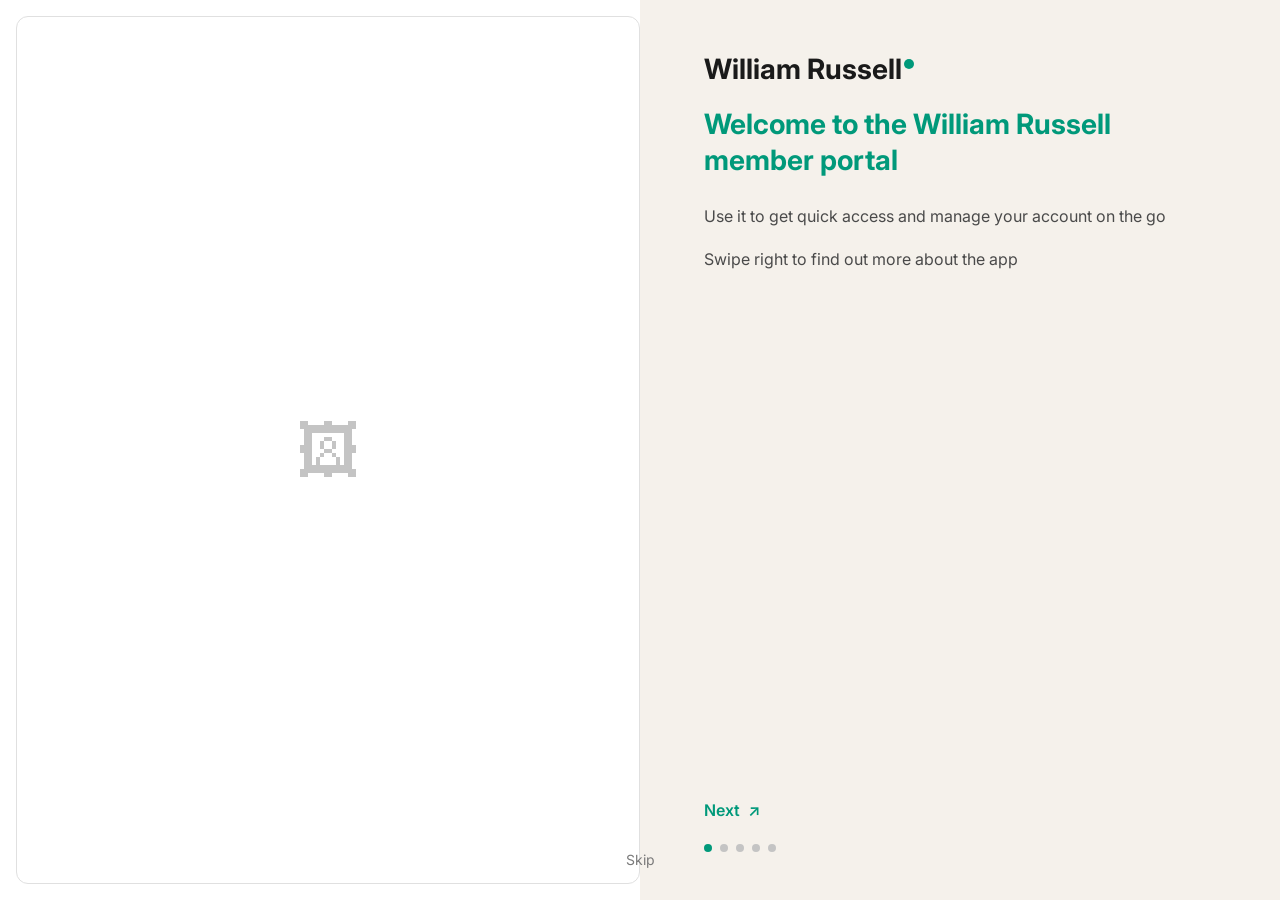
<file: index.html>
<!DOCTYPE html>
<html lang="en">
<head>
  <meta charset="UTF-8">
  <meta name="viewport" content="width=device-width, initial-scale=1.0">
  <title>Welcome - William Russell Member Portal</title>
  <link rel="preconnect" href="https://fonts.googleapis.com">
  <link href="https://fonts.googleapis.com/css2?family=Inter:wght@400;500;600;700&display=swap" rel="stylesheet">
  <link rel="stylesheet" href="css/styles.css">
    <link rel="manifest" href="./manifest.json">
    <link rel="shortcut icon" href="data:image/x-icon;," type="image/x-icon">
    <script>
   if ('serviceWorker' in navigator) {
  navigator.serviceWorker.register('/service-worker.js', {
    scope: '/PWA/'
  });
  }
    </script>
    <meta name="apple-mobile-web-app-capable" content="yes">
    <meta name="apple-mobile-web-app-status-bar-style" content="black">
    <meta name="apple-mobile-web-app-title" content="PWA Example">
    <link rel="apple-touch-icon" href="icon-152x152.png">
    <meta name="msapplication-TileImage" content="icon-144x144.png">
    <meta name="msapplication-TileColor" content="#ffffff">

  <style>
    .onboarding {
      display: flex;
      min-height: 100vh;
      background: var(--wr-white);
    }
    .onboarding__image {
      flex: 1;
      background: var(--wr-white);
      display: flex;
      align-items: center;
      justify-content: center;
      border: 1px solid var(--wr-grey-border);
      border-radius: var(--radius-lg);
      margin: var(--space-md);
      margin-right: 0;
    }
    .onboarding__image-placeholder {
      width: 120px;
      height: 120px;
      color: var(--wr-grey-light);
      display: flex;
      align-items: center;
      justify-content: center;
      font-size: 4rem;
    }
    .onboarding__content {
      flex: 1;
      background: var(--wr-cream);
      display: flex;
      flex-direction: column;
      justify-content: center;
      padding: var(--space-2xl) 4rem;
      max-width: 50%;
    }
    .onboarding__logo {
      font-size: 1.75rem;
      font-weight: 700;
      margin-bottom: var(--space-md);
    }
    .onboarding__logo .dot {
      display: inline-block;
      width: 10px;
      height: 10px;
      background: var(--wr-green);
      border-radius: 50%;
      vertical-align: super;
      margin-left: 2px;
    }
    .onboarding__heading {
      font-size: 1.75rem;
      font-weight: 700;
      color: var(--wr-green);
      margin-bottom: var(--space-lg);
      line-height: 1.3;
    }
    .onboarding__text {
      font-size: var(--font-size-base);
      color: var(--wr-grey-dark);
      line-height: 1.7;
      margin-bottom: 0;
    }
    .onboarding__text + .onboarding__text {
      margin-top: var(--space-md);
    }
    .carousel__slide { display: none; }
    .carousel__slide--active { display: block; margin-bottom: var(--space-2xl); }
    .carousel__controls { margin-top: auto; }
    .carousel__next {
      display: inline-flex;
      align-items: center;
      gap: var(--space-sm);
      background: none;
      border: none;
      color: var(--wr-green);
      font-size: var(--font-size-base);
      font-weight: 600;
      cursor: pointer;
      margin-bottom: var(--space-lg);
      padding: 0;
    }
    .carousel__next .arrow { font-size: 1rem; }
    .carousel__dots {
      display: flex;
      gap: var(--space-sm);
    }
    .carousel__dot {
      width: 8px;
      height: 8px;
      border-radius: 50%;
      background: var(--wr-grey-light);
      border: none;
      cursor: pointer;
      padding: 0;
    }
    .carousel__dot--active {
      background: var(--wr-green);
    }
    .carousel__skip {
      position: fixed;
      bottom: var(--space-xl);
      left: 50%;
      transform: translateX(-50%);
      background: none;
      border: none;
      color: var(--wr-grey);
      font-size: var(--font-size-sm);
      cursor: pointer;
    }
    .carousel__skip:hover { color: var(--wr-grey-dark); }

    @media (max-width: 768px) {
      .onboarding { flex-direction: column; }
      .onboarding__image { min-height: 200px; margin: var(--space-md); margin-bottom: 0; }
      .onboarding__content { padding: var(--space-xl); max-width: 100%; }
    }
  </style>
</head>
<body>
  <div class="onboarding onboarding-carousel">
    <div class="onboarding__image">
      <div class="onboarding__image-placeholder">&#x1F5BC;</div>
    </div>
    <div class="onboarding__content">
      <!-- Slide 1 -->
      <div class="carousel__slide carousel__slide--active">
        <div class="onboarding__logo">William Russell<span class="dot"></span></div>
        <h1 class="onboarding__heading">Welcome to the William Russell member portal</h1>
        <p class="onboarding__text">Use it to get quick access and manage your account on the go</p>
        <p class="onboarding__text">Swipe right to find out more about the app</p>
      </div>
      <!-- Slide 2 -->
      <div class="carousel__slide">
        <div class="onboarding__logo">William Russell<span class="dot"></span></div>
        <h1 class="onboarding__heading">Manage your plan</h1>
        <p class="onboarding__text">
          Manage your plan, check your benefit information and view your documents
        </p>
      </div>
      <!-- Slide 3 -->
      <div class="carousel__slide">
        <div class="onboarding__logo">William Russell<span class="dot"></span></div>
        <h1 class="onboarding__heading">Manage your claims</h1>
        <p class="onboarding__text">
          Submit, track and view your claims
        </p>
      </div>
      <!-- Slide 4 -->
      <div class="carousel__slide">
        <div class="onboarding__logo">William Russell<span class="dot"></span></div>
        <h1 class="onboarding__heading">Pre-authorisation</h1>
        <p class="onboarding__text">
          Request and view your pre-authorisation
        </p>
      </div>
      <!-- Slide 5 -->
      <div class="carousel__slide">
        <div class="onboarding__logo">William Russell<span class="dot"></span></div>
        <h1 class="onboarding__heading">Access our complimentary Elevate services</h1>
        <p class="onboarding__text">
          Elevate is our way of giving you more than insurance. It's a collection of complimentary
          services &mdash; from telemedicine and counselling, to travel assistance and wellbeing support.
        </p>
      </div>

      <div class="carousel__controls">
        <button class="carousel__next">Next <span class="arrow">&#x2197;</span></button>
        <div class="carousel__dots">
          <button class="carousel__dot carousel__dot--active" aria-label="Slide 1"></button>
          <button class="carousel__dot" aria-label="Slide 2"></button>
          <button class="carousel__dot" aria-label="Slide 3"></button>
          <button class="carousel__dot" aria-label="Slide 4"></button>
          <button class="carousel__dot" aria-label="Slide 5"></button>
        </div>
      </div>
    </div>
    <button class="carousel__skip">Skip</button>
  </div>
  <script src="js/app.js"></script>
</body>
</html>
</file>
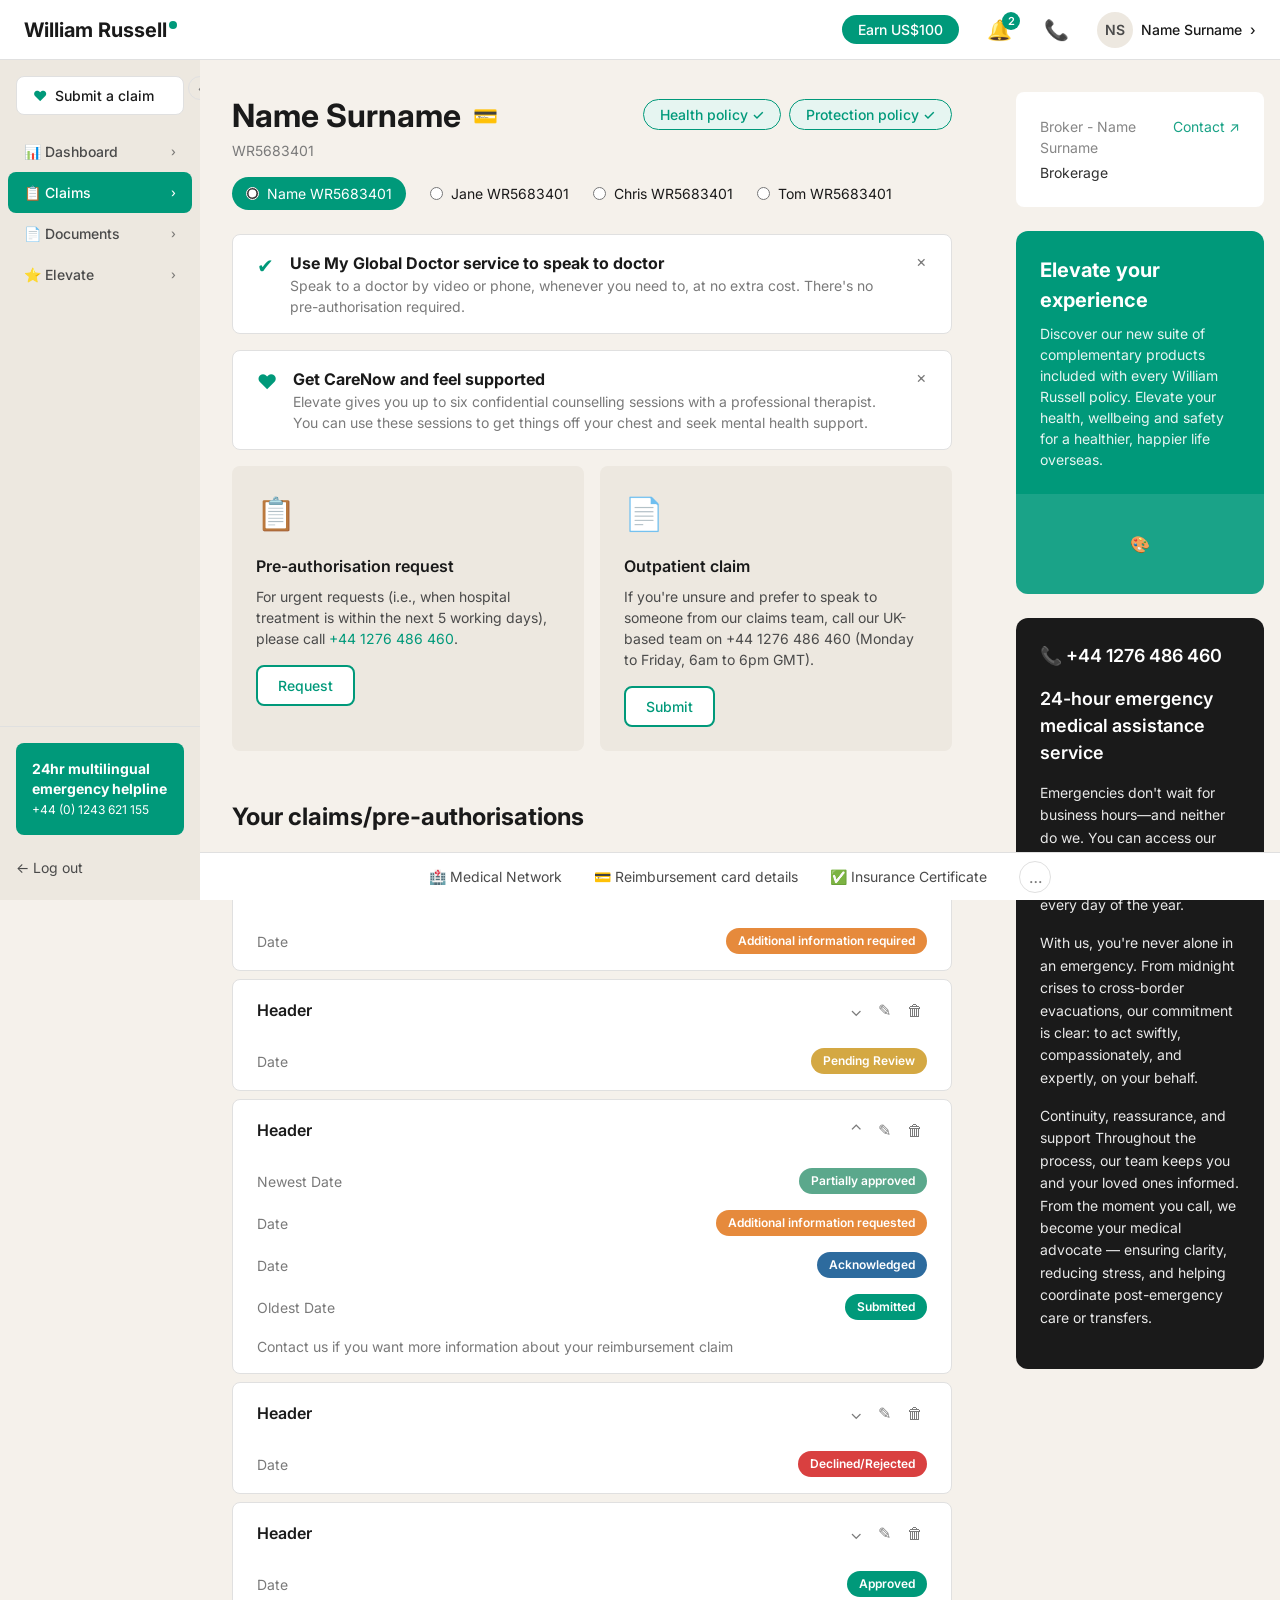
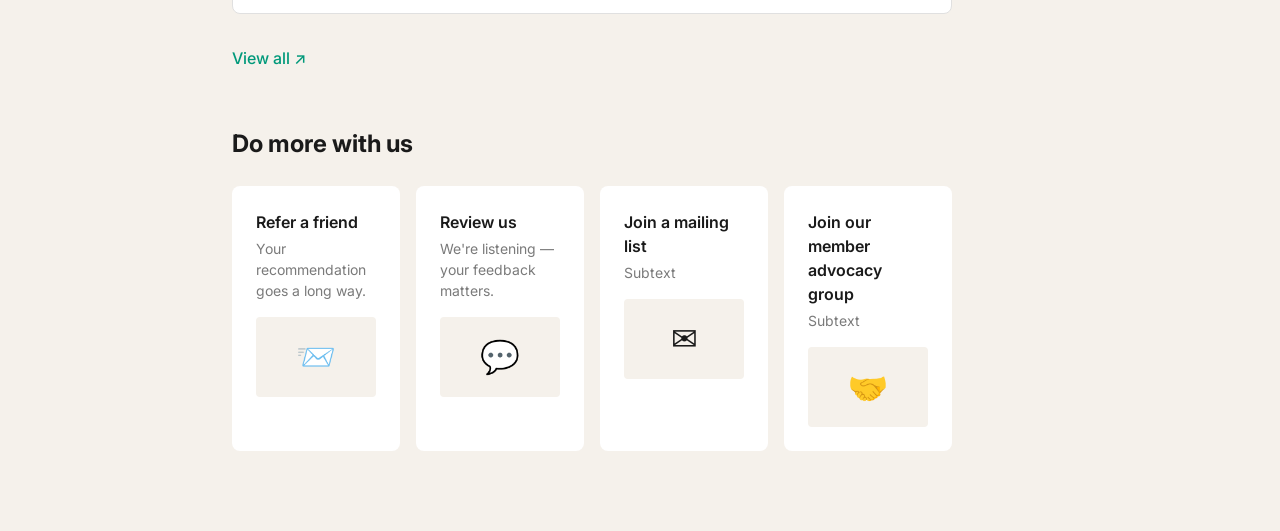
<file: claims.html>
<!DOCTYPE html>
<html lang="en">
<head>
  <meta charset="UTF-8">
  <meta name="viewport" content="width=device-width, initial-scale=1.0">
  <title>Claims - William Russell Member Portal</title>
  <link rel="preconnect" href="https://fonts.googleapis.com">
  <link href="https://fonts.googleapis.com/css2?family=Inter:wght@400;500;600;700&display=swap" rel="stylesheet">
  <link rel="stylesheet" href="css/styles.css">
</head>
<body>
  <header class="topbar">
    <button class="topbar__mobile-menu" aria-label="Menu">&#x2630;</button>
    <a href="dashboard.html" class="topbar__logo">William Russell<span class="dot"></span></a>
    <div class="topbar__actions">
      <button class="topbar__referral">Earn US$100</button>
      <button class="topbar__icon-btn" aria-label="Notifications">&#x1F514;<span class="badge">2</span></button>
      <button class="topbar__icon-btn" aria-label="Call us">&#x1F4DE;</button>
      <button class="topbar__user"><span class="topbar__avatar">NS</span><span>Name Surname</span><span>&#x203A;</span></button>
    </div>
  </header>

  <div class="app-layout">
    <nav class="sidebar" aria-label="Main navigation">
      <button class="sidebar__collapse" aria-label="Collapse sidebar">&#x2039;</button>
      <button class="sidebar__submit-claim">Submit a claim</button>
      <div class="sidebar__nav">
        <a href="dashboard.html" class="sidebar__nav-item"><span>&#x1F4CA; Dashboard</span><span class="sidebar__nav-arrow">&#x203A;</span></a>
        <a href="claims.html" class="sidebar__nav-item sidebar__nav-item--active"><span>&#x1F4CB; Claims</span><span class="sidebar__nav-arrow">&#x203A;</span></a>
        <a href="#" class="sidebar__nav-item"><span>&#x1F4C4; Documents</span><span class="sidebar__nav-arrow">&#x203A;</span></a>
        <a href="#" class="sidebar__nav-item"><span>&#x2B50; Elevate</span><span class="sidebar__nav-arrow">&#x203A;</span></a>
      </div>
      <div class="sidebar__footer">
        <div class="sidebar__emergency"><strong>24hr multilingual emergency helpline</strong>+44 (0) 1243 621 155</div>
        <button class="sidebar__logout">&#x2190; Log out</button>
      </div>
    </nav>

    <main class="main-content">
      <div class="main-content__inner">
        <!-- User and policy info -->
        <div style="display: flex; align-items: center; justify-content: space-between; margin-bottom: var(--space-md); flex-wrap: wrap; gap: var(--space-md);">
          <div>
            <h1 style="display: flex; align-items: center; gap: var(--space-sm);">
              Name Surname
              <button class="topbar__icon-btn" aria-label="Membership card" style="font-size: 1.25rem;">&#x1F4B3;</button>
            </h1>
            <p class="text-sm text-grey">WR5683401</p>
          </div>
          <div class="policy-filters">
            <button class="policy-filter policy-filter--health">Health policy &#x2713;</button>
            <button class="policy-filter policy-filter--protection">Protection policy &#x2713;</button>
          </div>
        </div>

        <!-- Member Selector -->
        <div class="member-selector">
          <label class="member-radio member-radio--active">
            <input type="radio" name="member" value="name" checked> Name WR5683401
          </label>
          <label class="member-radio">
            <input type="radio" name="member" value="jane"> Jane WR5683401
          </label>
          <label class="member-radio">
            <input type="radio" name="member" value="chris"> Chris WR5683401
          </label>
          <label class="member-radio">
            <input type="radio" name="member" value="tom"> Tom WR5683401
          </label>
        </div>

        <!-- Info Banners -->
        <div class="info-banner">
          <span style="color: var(--wr-green); font-size: 1.25rem;">&#x2714;</span>
          <div>
            <strong>Use My Global Doctor service to speak to doctor</strong>
            <p class="text-sm text-grey">Speak to a doctor by video or phone, whenever you need to, at no extra cost. There's no pre-authorisation required.</p>
          </div>
          <button class="info-banner__close" aria-label="Dismiss">&times;</button>
        </div>

        <div class="info-banner">
          <span style="color: var(--wr-green); font-size: 1.25rem;">&#x2665;</span>
          <div>
            <strong>Get CareNow and feel supported</strong>
            <p class="text-sm text-grey">Elevate gives you up to six confidential counselling sessions with a professional therapist. You can use these sessions to get things off your chest and seek mental health support.</p>
          </div>
          <button class="info-banner__close" aria-label="Dismiss">&times;</button>
        </div>

        <!-- Claim Action Cards -->
        <div class="claim-actions">
          <div class="claim-action-card">
            <div class="claim-action-card__icon">&#x1F4CB;</div>
            <h3>Pre-authorisation request</h3>
            <p>For urgent requests (i.e., when hospital treatment is within the next 5 working days), please call <a href="tel:+441276486460">+44 1276 486 460</a>.</p>
            <button class="btn btn--outline">Request</button>
          </div>
          <div class="claim-action-card">
            <div class="claim-action-card__icon">&#x1F4C4;</div>
            <h3>Outpatient claim</h3>
            <p>If you're unsure and prefer to speak to someone from our claims team, call our UK-based team on +44 1276 486 460 (Monday to Friday, 6am to 6pm GMT).</p>
            <button class="btn btn--outline">Submit</button>
          </div>
        </div>

        <!-- Claims List -->
        <h2 style="font-size: var(--font-size-2xl); font-weight: 700; margin-bottom: var(--space-lg);">Your claims/pre-authorisations</h2>

        <!-- Claim 1 -->
        <div class="claim-item">
          <div class="claim-item__header">
            <span class="claim-item__title">Header</span>
            <div class="claim-item__actions">
              <button class="claim-item__action-btn" aria-label="Expand">&#x2304;</button>
              <button class="claim-item__action-btn" aria-label="Edit">&#x270E;</button>
              <button class="claim-item__action-btn" aria-label="Delete">&#x1F5D1;</button>
            </div>
          </div>
          <div class="claim-item__row">
            <span class="text-grey">Date</span>
            <span class="status-badge status-badge--additional">Additional information required</span>
          </div>
        </div>

        <!-- Claim 2 -->
        <div class="claim-item">
          <div class="claim-item__header">
            <span class="claim-item__title">Header</span>
            <div class="claim-item__actions">
              <button class="claim-item__action-btn" aria-label="Expand">&#x2304;</button>
              <button class="claim-item__action-btn" aria-label="Edit">&#x270E;</button>
              <button class="claim-item__action-btn" aria-label="Delete">&#x1F5D1;</button>
            </div>
          </div>
          <div class="claim-item__row">
            <span class="text-grey">Date</span>
            <span class="status-badge status-badge--pending">Pending Review</span>
          </div>
        </div>

        <!-- Claim 3 - Expanded -->
        <div class="claim-item">
          <div class="claim-item__header">
            <span class="claim-item__title">Header</span>
            <div class="claim-item__actions">
              <button class="claim-item__action-btn" aria-label="Collapse">&#x2303;</button>
              <button class="claim-item__action-btn" aria-label="Edit">&#x270E;</button>
              <button class="claim-item__action-btn" aria-label="Delete">&#x1F5D1;</button>
            </div>
          </div>
          <div class="claim-item__row">
            <span class="text-grey">Newest Date</span>
            <span class="status-badge status-badge--partial">Partially approved</span>
          </div>
          <div class="claim-item__row">
            <span class="text-grey">Date</span>
            <span class="status-badge status-badge--additional">Additional information requested</span>
          </div>
          <div class="claim-item__row">
            <span class="text-grey">Date</span>
            <span class="status-badge status-badge--acknowledged">Acknowledged</span>
          </div>
          <div class="claim-item__row">
            <span class="text-grey">Oldest Date</span>
            <span class="status-badge status-badge--submitted">Submitted</span>
          </div>
          <div style="padding: var(--space-sm) var(--space-lg) var(--space-md); font-size: var(--font-size-sm); color: var(--wr-grey);">
            Contact us if you want more information about your reimbursement claim
          </div>
        </div>

        <!-- Claim 4 -->
        <div class="claim-item">
          <div class="claim-item__header">
            <span class="claim-item__title">Header</span>
            <div class="claim-item__actions">
              <button class="claim-item__action-btn" aria-label="Expand">&#x2304;</button>
              <button class="claim-item__action-btn" aria-label="Edit">&#x270E;</button>
              <button class="claim-item__action-btn" aria-label="Delete">&#x1F5D1;</button>
            </div>
          </div>
          <div class="claim-item__row">
            <span class="text-grey">Date</span>
            <span class="status-badge status-badge--declined">Declined/Rejected</span>
          </div>
        </div>

        <!-- Claim 5 -->
        <div class="claim-item">
          <div class="claim-item__header">
            <span class="claim-item__title">Header</span>
            <div class="claim-item__actions">
              <button class="claim-item__action-btn" aria-label="Expand">&#x2304;</button>
              <button class="claim-item__action-btn" aria-label="Edit">&#x270E;</button>
              <button class="claim-item__action-btn" aria-label="Delete">&#x1F5D1;</button>
            </div>
          </div>
          <div class="claim-item__row">
            <span class="text-grey">Date</span>
            <span class="status-badge status-badge--approved">Approved</span>
          </div>
        </div>

        <a href="#" class="btn btn--ghost" style="margin-top: var(--space-md);">View all &#x2197;</a>

        <!-- Do More With Us -->
        <div class="do-more">
          <h2 class="section-heading">Do more with us</h2>
          <div class="do-more__grid">
            <div class="do-more__card">
              <h4>Refer a friend</h4>
              <p>Your recommendation goes a long way.</p>
              <div class="do-more__card-illustration">&#x1F4E8;</div>
            </div>
            <div class="do-more__card">
              <h4>Review us</h4>
              <p>We're listening &mdash; your feedback matters.</p>
              <div class="do-more__card-illustration">&#x1F4AC;</div>
            </div>
            <div class="do-more__card">
              <h4>Join a mailing list</h4>
              <p>Subtext</p>
              <div class="do-more__card-illustration">&#x2709;</div>
            </div>
            <div class="do-more__card">
              <h4>Join our member advocacy group</h4>
              <p>Subtext</p>
              <div class="do-more__card-illustration">&#x1F91D;</div>
            </div>
          </div>
        </div>
      </div>
    </main>

    <aside class="right-rail">
      <div class="right-rail__card">
        <p class="text-sm text-grey" style="margin-bottom: var(--space-xs);">
          <a href="#" style="float: right;">Contact &#x2197;</a>
          Broker - Name Surname
        </p>
        <p class="text-sm">Brokerage</p>
      </div>

      <div class="elevate-promo">
        <div class="elevate-promo__content">
          <h3>Elevate your experience</h3>
          <p>Discover our new suite of complementary products included with every William Russell policy. Elevate your health, wellbeing and safety for a healthier, happier life overseas.</p>
        </div>
        <div class="elevate-promo__image">&#x1F3A8;</div>
      </div>

      <div class="emergency-card">
        <div class="emergency-card__phone">&#x1F4DE; +44 1276 486 460</div>
        <h3>24-hour emergency medical assistance service</h3>
        <p>Emergencies don't wait for business hours&mdash;and neither do we. You can access our 24-hour emergency medical assistance hotline at any time, every day of the year.</p>
        <p>With us, you're never alone in an emergency. From midnight crises to cross-border evacuations, our commitment is clear: to act swiftly, compassionately, and expertly, on your behalf.</p>
        <p>Continuity, reassurance, and support Throughout the process, our team keeps you and your loved ones informed. From the moment you call, we become your medical advocate &mdash; ensuring clarity, reducing stress, and helping coordinate post-emergency care or transfers.</p>
      </div>
    </aside>
  </div>

  <div class="bottom-toolbar">
    <button class="bottom-toolbar__item">&#x1F3E5; Medical Network</button>
    <button class="bottom-toolbar__item">&#x1F4B3; Reimbursement card details</button>
    <button class="bottom-toolbar__item">&#x2705; Insurance Certificate</button>
    <button class="bottom-toolbar__more">&#x2026;</button>
  </div>

  <script src="js/app.js"></script>
</body>
</html>
</file>
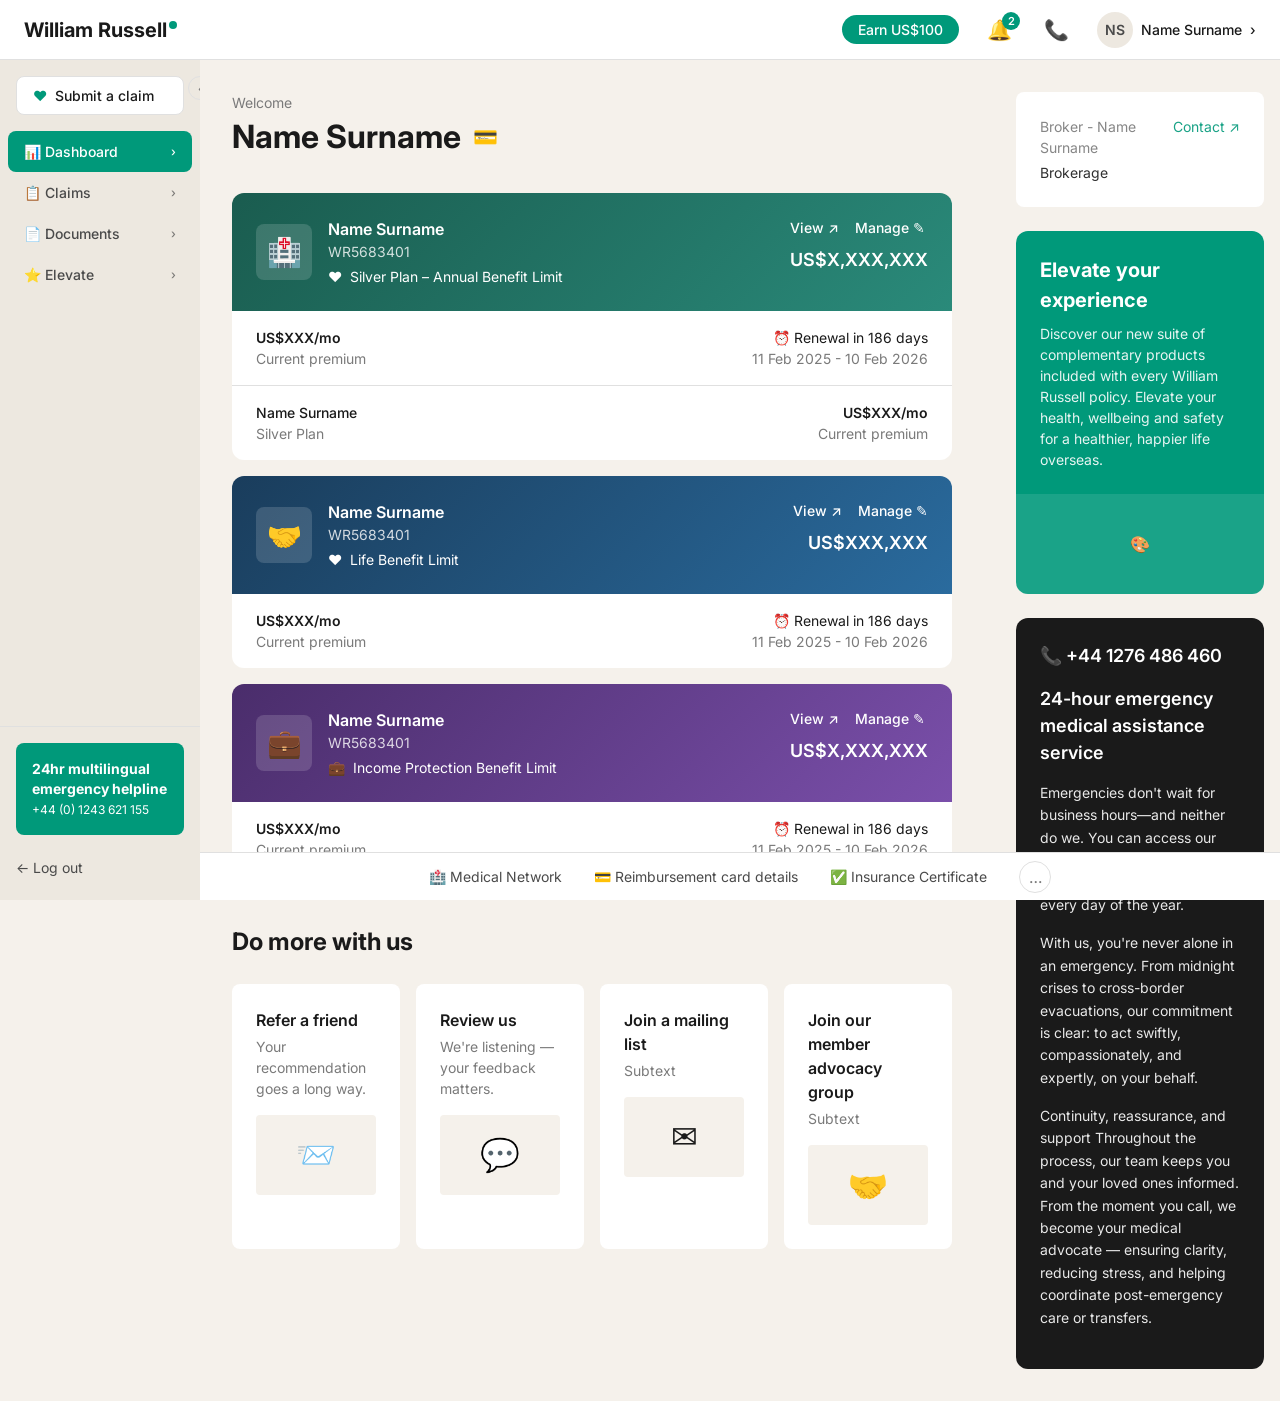
<file: dashboard.html>
<!DOCTYPE html>
<html lang="en">
<head>
  <meta charset="UTF-8">
  <meta name="viewport" content="width=device-width, initial-scale=1.0">
  <title>Dashboard - William Russell Member Portal</title>
  <link rel="preconnect" href="https://fonts.googleapis.com">
  <link href="https://fonts.googleapis.com/css2?family=Inter:wght@400;500;600;700&display=swap" rel="stylesheet">
  <link rel="stylesheet" href="css/styles.css">
      <link rel="manifest" href="./manifest.json">
    <link rel="shortcut icon" href="data:image/x-icon;," type="image/x-icon">
    <script>
   if ('serviceWorker' in navigator) {
  navigator.serviceWorker.register('/service-worker.js', {
    scope: '/PWA/'
  });
  }
    </script>
    <meta name="apple-mobile-web-app-capable" content="yes">
    <meta name="apple-mobile-web-app-status-bar-style" content="black">
    <meta name="apple-mobile-web-app-title" content="PWA Example">
    <link rel="apple-touch-icon" href="icon-152x152.png">
    <meta name="msapplication-TileImage" content="icon-144x144.png">
    <meta name="msapplication-TileColor" content="#ffffff">

</head>
<body>
  <!-- Top Bar -->
  <header class="topbar">
    <button class="topbar__mobile-menu" aria-label="Menu">&#x2630;</button>
    <a href="dashboard.html" class="topbar__logo">William Russell<span class="dot"></span></a>
    <div class="topbar__actions">
      <button class="topbar__referral">Earn US$100</button>
      <button class="topbar__icon-btn" aria-label="Notifications">
        &#x1F514;<span class="badge">2</span>
      </button>
      <button class="topbar__icon-btn" aria-label="Call us">&#x1F4DE;</button>
      <button class="topbar__user">
        <span class="topbar__avatar">NS</span>
        <span>Name Surname</span>
        <span>&#x203A;</span>
      </button>
    </div>
  </header>

  <div class="app-layout">
    <!-- Sidebar -->
    <nav class="sidebar" aria-label="Main navigation">
      <button class="sidebar__collapse" aria-label="Collapse sidebar">&#x2039;</button>
      <button class="sidebar__submit-claim">Submit a claim</button>
      <div class="sidebar__nav">
        <a href="dashboard.html" class="sidebar__nav-item sidebar__nav-item--active">
          <span>&#x1F4CA; Dashboard</span>
          <span class="sidebar__nav-arrow">&#x203A;</span>
        </a>
        <a href="claims.html" class="sidebar__nav-item">
          <span>&#x1F4CB; Claims</span>
          <span class="sidebar__nav-arrow">&#x203A;</span>
        </a>
        <a href="#" class="sidebar__nav-item">
          <span>&#x1F4C4; Documents</span>
          <span class="sidebar__nav-arrow">&#x203A;</span>
        </a>
        <a href="#" class="sidebar__nav-item">
          <span>&#x2B50; Elevate</span>
          <span class="sidebar__nav-arrow">&#x203A;</span>
        </a>
      </div>
      <div class="sidebar__footer">
        <div class="sidebar__emergency">
          <strong>24hr multilingual emergency helpline</strong>
          +44 (0) 1243 621 155
        </div>
        <button class="sidebar__logout">&#x2190; Log out</button>
      </div>
    </nav>

    <!-- Main Content -->
    <main class="main-content">
      <div class="main-content__inner">
        <p class="text-sm text-grey">Welcome</p>
        <h1 style="display: flex; align-items: center; gap: var(--space-sm); margin-bottom: var(--space-xl);">
          Name Surname
          <button class="topbar__icon-btn" aria-label="Membership card" style="font-size: 1.25rem;">&#x1F4B3;</button>
        </h1>

        <!-- Health Policy Card -->
        <div class="policy-card">
          <div class="policy-card__header policy-card__header--health">
            <div class="policy-card__identity">
              <div class="policy-card__illustration">&#x1F3E5;</div>
              <div>
                <div class="policy-card__name">Name Surname</div>
                <div class="policy-card__id">WR5683401</div>
                <div class="policy-card__plan-row">
                  <span>&#x2665;</span>
                  <span>Silver Plan &ndash; Annual Benefit Limit</span>
                </div>
              </div>
            </div>
            <div style="text-align: right;">
              <div class="policy-card__actions">
                <a href="plan-health-view.html" class="policy-card__action">View &#x2197;</a>
                <a href="plan-health-manage.html" class="policy-card__action">Manage &#x270E;</a>
              </div>
              <div class="policy-card__limit" style="margin-top: var(--space-sm);">US$X,XXX,XXX</div>
            </div>
          </div>
          <div class="policy-card__footer">
            <div>
              <div style="font-weight: 600;">US$XXX/mo</div>
              <div class="text-grey text-sm">Current premium</div>
            </div>
            <div style="text-align: right;">
              <div>&#x23F0; Renewal in 186 days</div>
              <div class="text-grey text-sm">11 Feb 2025 - 10 Feb 2026</div>
            </div>
          </div>
          <div class="policy-card__sub-member">
            <div>
              <div style="font-weight: 500;">Name Surname</div>
              <div class="text-grey text-sm">Silver Plan</div>
            </div>
            <div style="text-align: right;">
              <div style="font-weight: 600;">US$XXX/mo</div>
              <div class="text-grey text-sm">Current premium</div>
            </div>
          </div>
        </div>

        <!-- Life Policy Card -->
        <div class="policy-card">
          <div class="policy-card__header policy-card__header--life">
            <div class="policy-card__identity">
              <div class="policy-card__illustration">&#x1F91D;</div>
              <div>
                <div class="policy-card__name">Name Surname</div>
                <div class="policy-card__id">WR5683401</div>
                <div class="policy-card__plan-row">
                  <span>&#x2665;</span>
                  <span>Life Benefit Limit</span>
                </div>
              </div>
            </div>
            <div style="text-align: right;">
              <div class="policy-card__actions">
                <a href="plan-life-view.html" class="policy-card__action">View &#x2197;</a>
                <a href="plan-life-manage.html" class="policy-card__action">Manage &#x270E;</a>
              </div>
              <div class="policy-card__limit" style="margin-top: var(--space-sm);">US$XXX,XXX</div>
            </div>
          </div>
          <div class="policy-card__footer">
            <div>
              <div style="font-weight: 600;">US$XXX/mo</div>
              <div class="text-grey text-sm">Current premium</div>
            </div>
            <div style="text-align: right;">
              <div>&#x23F0; Renewal in 186 days</div>
              <div class="text-grey text-sm">11 Feb 2025 - 10 Feb 2026</div>
            </div>
          </div>
        </div>

        <!-- Income Protection Policy Card -->
        <div class="policy-card">
          <div class="policy-card__header policy-card__header--income">
            <div class="policy-card__identity">
              <div class="policy-card__illustration">&#x1F4BC;</div>
              <div>
                <div class="policy-card__name">Name Surname</div>
                <div class="policy-card__id">WR5683401</div>
                <div class="policy-card__plan-row">
                  <span>&#x1F4BC;</span>
                  <span>Income Protection Benefit Limit</span>
                </div>
              </div>
            </div>
            <div style="text-align: right;">
              <div class="policy-card__actions">
                <a href="plan-income-view.html" class="policy-card__action">View &#x2197;</a>
                <a href="#" class="policy-card__action">Manage &#x270E;</a>
              </div>
              <div class="policy-card__limit" style="margin-top: var(--space-sm);">US$X,XXX,XXX</div>
            </div>
          </div>
          <div class="policy-card__footer">
            <div>
              <div style="font-weight: 600;">US$XXX/mo</div>
              <div class="text-grey text-sm">Current premium</div>
            </div>
            <div style="text-align: right;">
              <div>&#x23F0; Renewal in 186 days</div>
              <div class="text-grey text-sm">11 Feb 2025 - 10 Feb 2026</div>
            </div>
          </div>
        </div>

        <!-- Do More With Us -->
        <div class="do-more">
          <h2 class="section-heading">Do more with us</h2>
          <div class="do-more__grid">
            <div class="do-more__card">
              <h4>Refer a friend</h4>
              <p>Your recommendation goes a long way.</p>
              <div class="do-more__card-illustration">&#x1F4E8;</div>
            </div>
            <div class="do-more__card">
              <h4>Review us</h4>
              <p>We're listening &mdash; your feedback matters.</p>
              <div class="do-more__card-illustration">&#x1F4AC;</div>
            </div>
            <div class="do-more__card">
              <h4>Join a mailing list</h4>
              <p>Subtext</p>
              <div class="do-more__card-illustration">&#x2709;</div>
            </div>
            <div class="do-more__card">
              <h4>Join our member advocacy group</h4>
              <p>Subtext</p>
              <div class="do-more__card-illustration">&#x1F91D;</div>
            </div>
          </div>
        </div>
      </div>
    </main>

    <!-- Right Rail -->
    <aside class="right-rail">
      <div class="right-rail__card">
        <p class="text-sm text-grey" style="margin-bottom: var(--space-xs);">
          <a href="#" style="float: right;">Contact &#x2197;</a>
          Broker - Name Surname
        </p>
        <p class="text-sm">Brokerage</p>
      </div>

      <div class="elevate-promo">
        <div class="elevate-promo__content">
          <h3>Elevate your experience</h3>
          <p>Discover our new suite of complementary products included with every William Russell policy. Elevate your health, wellbeing and safety for a healthier, happier life overseas.</p>
        </div>
        <div class="elevate-promo__image">&#x1F3A8;</div>
      </div>

      <div class="emergency-card">
        <div class="emergency-card__phone">&#x1F4DE; +44 1276 486 460</div>
        <h3>24-hour emergency medical assistance service</h3>
        <p>Emergencies don't wait for business hours&mdash;and neither do we. You can access our 24-hour emergency medical assistance hotline at any time, every day of the year.</p>
        <p>With us, you're never alone in an emergency. From midnight crises to cross-border evacuations, our commitment is clear: to act swiftly, compassionately, and expertly, on your behalf.</p>
        <p>Continuity, reassurance, and support Throughout the process, our team keeps you and your loved ones informed. From the moment you call, we become your medical advocate &mdash; ensuring clarity, reducing stress, and helping coordinate post-emergency care or transfers.</p>
      </div>
    </aside>
  </div>

  <!-- Bottom Toolbar -->
  <div class="bottom-toolbar">
    <button class="bottom-toolbar__item">&#x1F3E5; Medical Network</button>
    <button class="bottom-toolbar__item">&#x1F4B3; Reimbursement card details</button>
    <button class="bottom-toolbar__item">&#x2705; Insurance Certificate</button>
    <button class="bottom-toolbar__more">&#x2026;</button>
  </div>

  <script src="js/app.js"></script>
</body>
</html>
</file>
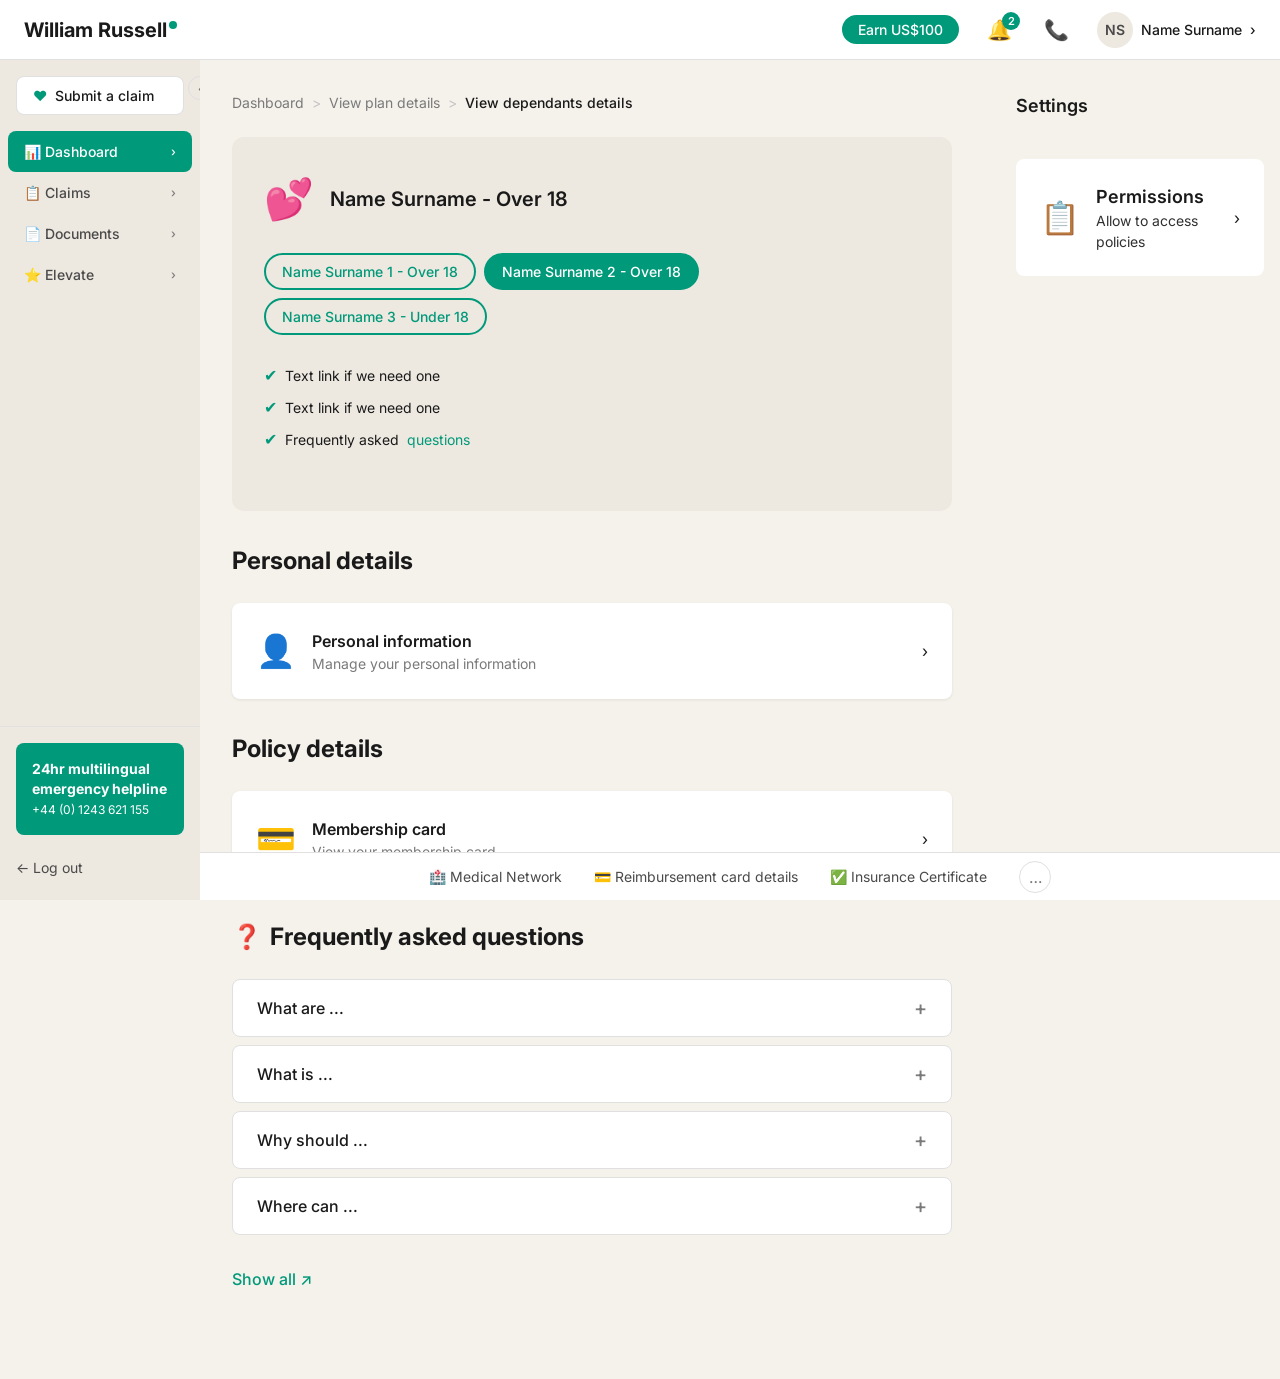
<file: dependants.html>
<!DOCTYPE html>
<html lang="en">
<head>
  <meta charset="UTF-8">
  <meta name="viewport" content="width=device-width, initial-scale=1.0">
  <title>View Dependants Details - William Russell</title>
  <link rel="preconnect" href="https://fonts.googleapis.com">
  <link href="https://fonts.googleapis.com/css2?family=Inter:wght@400;500;600;700&display=swap" rel="stylesheet">
  <link rel="stylesheet" href="css/styles.css">
</head>
<body>
  <header class="topbar">
    <button class="topbar__mobile-menu" aria-label="Menu">&#x2630;</button>
    <a href="dashboard.html" class="topbar__logo">William Russell<span class="dot"></span></a>
    <div class="topbar__actions">
      <button class="topbar__referral">Earn US$100</button>
      <button class="topbar__icon-btn" aria-label="Notifications">&#x1F514;<span class="badge">2</span></button>
      <button class="topbar__icon-btn" aria-label="Call us">&#x1F4DE;</button>
      <button class="topbar__user"><span class="topbar__avatar">NS</span><span>Name Surname</span><span>&#x203A;</span></button>
    </div>
  </header>

  <div class="app-layout">
    <nav class="sidebar" aria-label="Main navigation">
      <button class="sidebar__collapse" aria-label="Collapse sidebar">&#x2039;</button>
      <button class="sidebar__submit-claim">Submit a claim</button>
      <div class="sidebar__nav">
        <a href="dashboard.html" class="sidebar__nav-item sidebar__nav-item--active"><span>&#x1F4CA; Dashboard</span><span class="sidebar__nav-arrow">&#x203A;</span></a>
        <a href="claims.html" class="sidebar__nav-item"><span>&#x1F4CB; Claims</span><span class="sidebar__nav-arrow">&#x203A;</span></a>
        <a href="#" class="sidebar__nav-item"><span>&#x1F4C4; Documents</span><span class="sidebar__nav-arrow">&#x203A;</span></a>
        <a href="#" class="sidebar__nav-item"><span>&#x2B50; Elevate</span><span class="sidebar__nav-arrow">&#x203A;</span></a>
      </div>
      <div class="sidebar__footer">
        <div class="sidebar__emergency"><strong>24hr multilingual emergency helpline</strong>+44 (0) 1243 621 155</div>
        <button class="sidebar__logout">&#x2190; Log out</button>
      </div>
    </nav>

    <main class="main-content">
      <div class="main-content__inner">
        <div class="breadcrumbs">
          <a href="dashboard.html">Dashboard</a>
          <span class="breadcrumbs__sep">&gt;</span>
          <a href="plan-health-view.html">View plan details</a>
          <span class="breadcrumbs__sep">&gt;</span>
          <span class="breadcrumbs__current">View dependants details</span>
        </div>

        <!-- Dependant Header -->
        <div style="background: var(--wr-cream-dark); border-radius: var(--radius-lg); padding: var(--space-xl); margin-bottom: var(--space-xl);">
          <div style="display: flex; align-items: center; gap: var(--space-md); margin-bottom: var(--space-lg);">
            <span style="font-size: 2.5rem;">&#x1F495;</span>
            <h1 style="font-size: var(--font-size-xl); font-weight: 600;">Name Surname - Over 18</h1>
          </div>

          <div class="dependant-pills">
            <button class="dependant-pill" data-dependant="dep-1">Name Surname 1 - Over 18</button>
            <button class="dependant-pill dependant-pill--active" data-dependant="dep-2">Name Surname 2 - Over 18</button>
            <button class="dependant-pill" data-dependant="dep-3">Name Surname 3 - Under 18</button>
          </div>

          <div class="checklist">
            <div class="checklist__item">
              <span class="checklist__icon">&#x2714;</span>
              Text link if we need one
            </div>
            <div class="checklist__item">
              <span class="checklist__icon">&#x2714;</span>
              Text link if we need one
            </div>
            <div class="checklist__item">
              <span class="checklist__icon">&#x2714;</span>
              Frequently asked <a href="#">questions</a>
            </div>
          </div>
        </div>

        <!-- Personal details -->
        <h2 style="font-size: var(--font-size-2xl); font-weight: 700; margin-bottom: var(--space-lg);">Personal details</h2>

        <div class="card card--clickable" style="display: flex; align-items: center; justify-content: space-between; margin-bottom: var(--space-xl);">
          <div style="display: flex; align-items: center; gap: var(--space-md);">
            <span style="font-size: 2rem;">&#x1F464;</span>
            <div>
              <div style="font-weight: 600;">Personal information</div>
              <div class="text-sm text-grey">Manage your personal information</div>
            </div>
          </div>
          <span>&#x203A;</span>
        </div>

        <!-- Policy details -->
        <h2 style="font-size: var(--font-size-2xl); font-weight: 700; margin-bottom: var(--space-lg);">Policy details</h2>

        <div class="card card--clickable" style="display: flex; align-items: center; justify-content: space-between; margin-bottom: var(--space-xl);">
          <div style="display: flex; align-items: center; gap: var(--space-md);">
            <span style="font-size: 2rem;">&#x1F4B3;</span>
            <div>
              <div style="font-weight: 600;">Membership card</div>
              <div class="text-sm text-grey">View your membership card</div>
            </div>
          </div>
          <span>&#x203A;</span>
        </div>

        <!-- FAQ -->
        <h2 class="section-heading"><span class="section-heading__icon">&#x2753;</span> Frequently asked questions</h2>

        <div class="accordion">
          <div class="accordion__item">
            <button class="accordion__trigger">What are ... <span class="accordion__icon">+</span></button>
            <div class="accordion__content"><p>Answer to the question.</p></div>
          </div>
          <div class="accordion__item">
            <button class="accordion__trigger">What is ... <span class="accordion__icon">+</span></button>
            <div class="accordion__content"><p>Answer to the question.</p></div>
          </div>
          <div class="accordion__item">
            <button class="accordion__trigger">Why should ... <span class="accordion__icon">+</span></button>
            <div class="accordion__content"><p>Answer to the question.</p></div>
          </div>
          <div class="accordion__item">
            <button class="accordion__trigger">Where can ... <span class="accordion__icon">+</span></button>
            <div class="accordion__content"><p>Answer to the question.</p></div>
          </div>
        </div>

        <a href="#" class="btn btn--ghost">Show all &#x2197;</a>
      </div>
    </main>

    <aside class="right-rail">
      <h3 style="font-size: var(--font-size-lg); font-weight: 600; margin-bottom: var(--space-md);">Settings</h3>
      <div class="right-rail__card card--clickable" style="display: flex; align-items: center; gap: var(--space-md);">
        <span style="font-size: 2rem;">&#x1F4CB;</span>
        <div>
          <h3 style="margin-bottom: 0;">Permissions</h3>
          <p>Allow to access policies</p>
        </div>
        <span style="margin-left: auto;">&#x203A;</span>
      </div>
    </aside>
  </div>

  <div class="bottom-toolbar">
    <button class="bottom-toolbar__item">&#x1F3E5; Medical Network</button>
    <button class="bottom-toolbar__item">&#x1F4B3; Reimbursement card details</button>
    <button class="bottom-toolbar__item">&#x2705; Insurance Certificate</button>
    <button class="bottom-toolbar__more">&#x2026;</button>
  </div>

  <script src="js/app.js"></script>
</body>
</html>
</file>
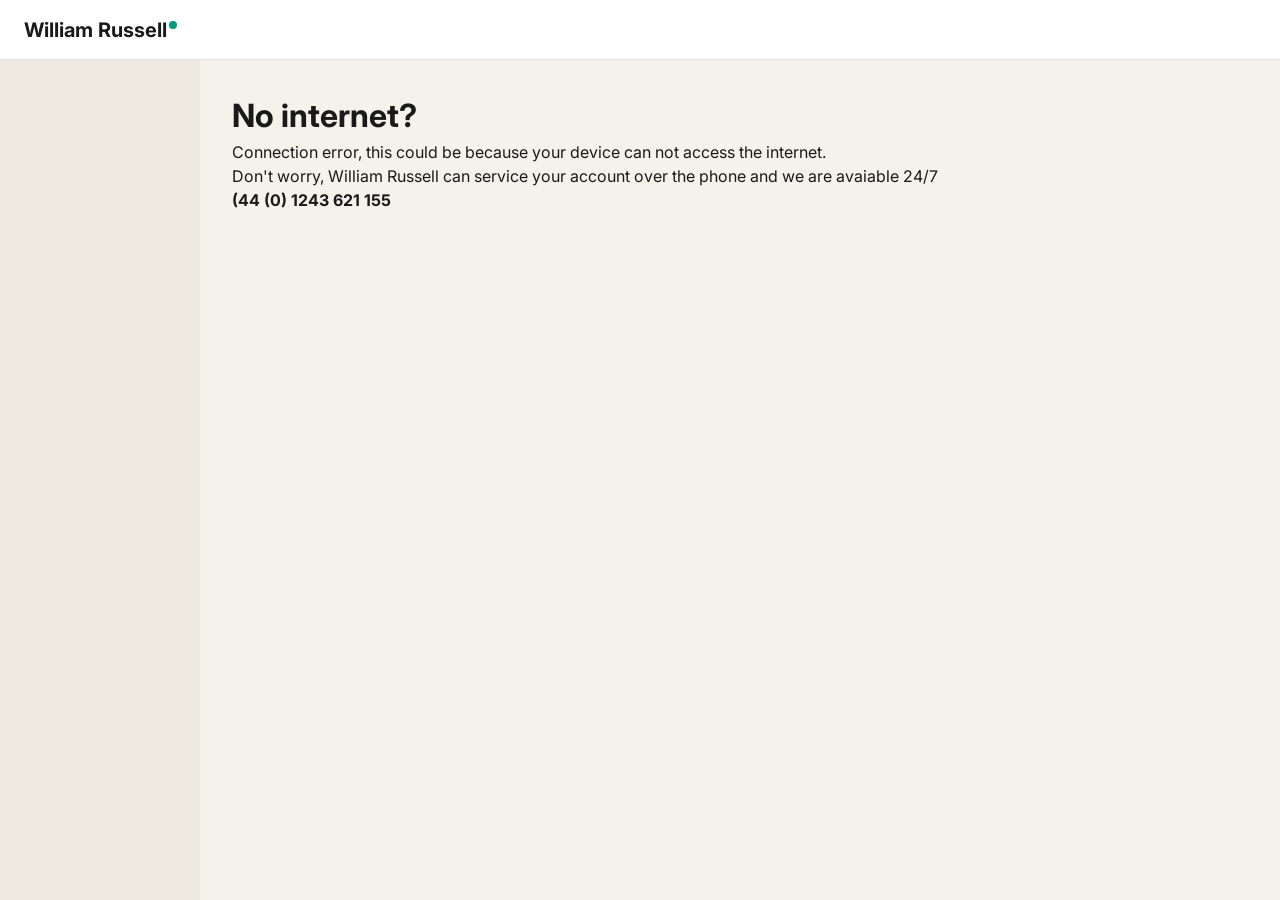
<file: offline.html>
<!DOCTYPE html>
<html lang="en">
<head>
  <meta charset="UTF-8">
  <meta name="viewport" content="width=device-width, initial-scale=1.0">
  <title>Offline - William Russell Member Portal</title>
  <link rel="preconnect" href="https://fonts.googleapis.com">
  <link href="https://fonts.googleapis.com/css2?family=Inter:wght@400;500;600;700&display=swap" rel="stylesheet">
  <link rel="stylesheet" href="css/styles.css">
    <link rel="manifest" href="./manifest.json">
    <link rel="shortcut icon" href="data:image/x-icon;," type="image/x-icon">
    <script>
   if ('serviceWorker' in navigator) {
  navigator.serviceWorker.register('/service-worker.js', {
    scope: '/PWA/'
  });
  }
    </script>
    <meta name="apple-mobile-web-app-capable" content="yes">
    <meta name="apple-mobile-web-app-status-bar-style" content="black">
    <meta name="apple-mobile-web-app-title" content="PWA Example">
    <link rel="apple-touch-icon" href="icon-152x152.png">
    <meta name="msapplication-TileImage" content="icon-144x144.png">
    <meta name="msapplication-TileColor" content="#ffffff">

  
</head>
<body>
  <header class="topbar">
    <button class="topbar__mobile-menu" aria-label="Menu">&#x2630;</button>
    <a href="dashboard.html" class="topbar__logo">William Russell<span class="dot"></span></a>

  </header>

  <div class="app-layout">
    <!-- Sidebar -->
    <nav class="sidebar" aria-label="Main navigation">
     
    </nav>

    <!-- Main Content -->
    <main class="main-content">
      <div class="main-content__inner">
        <h1>No internet?</h1>
        <p>Connection error, this could be because your device can not access the internet.</p>
        <p>Don't worry, William Russell can service your account over the phone and we are avaiable 24/7</p>
        <p><strong>(44 (0) 1243 621 155</strong></p>
      </div>
    </main>

    <!-- Right Rail -->

  </div>

</body>
</html>
</file>
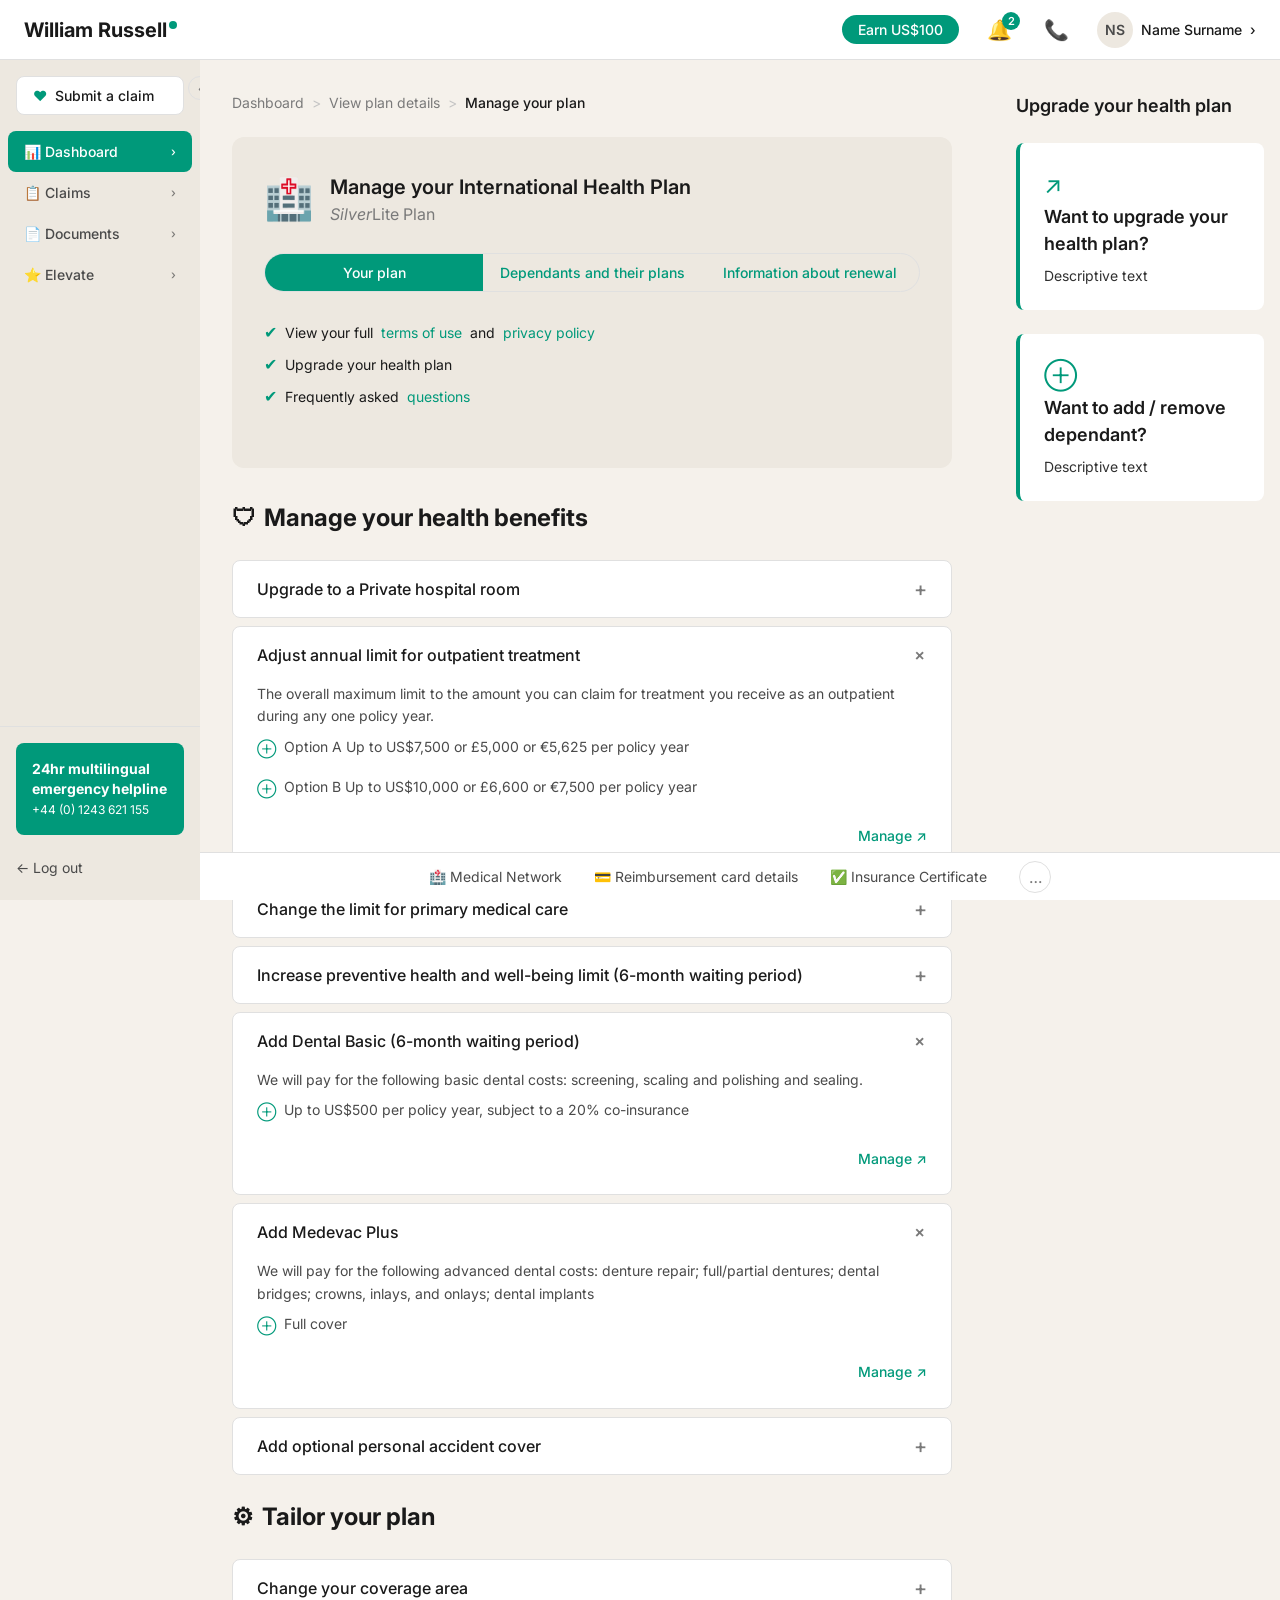
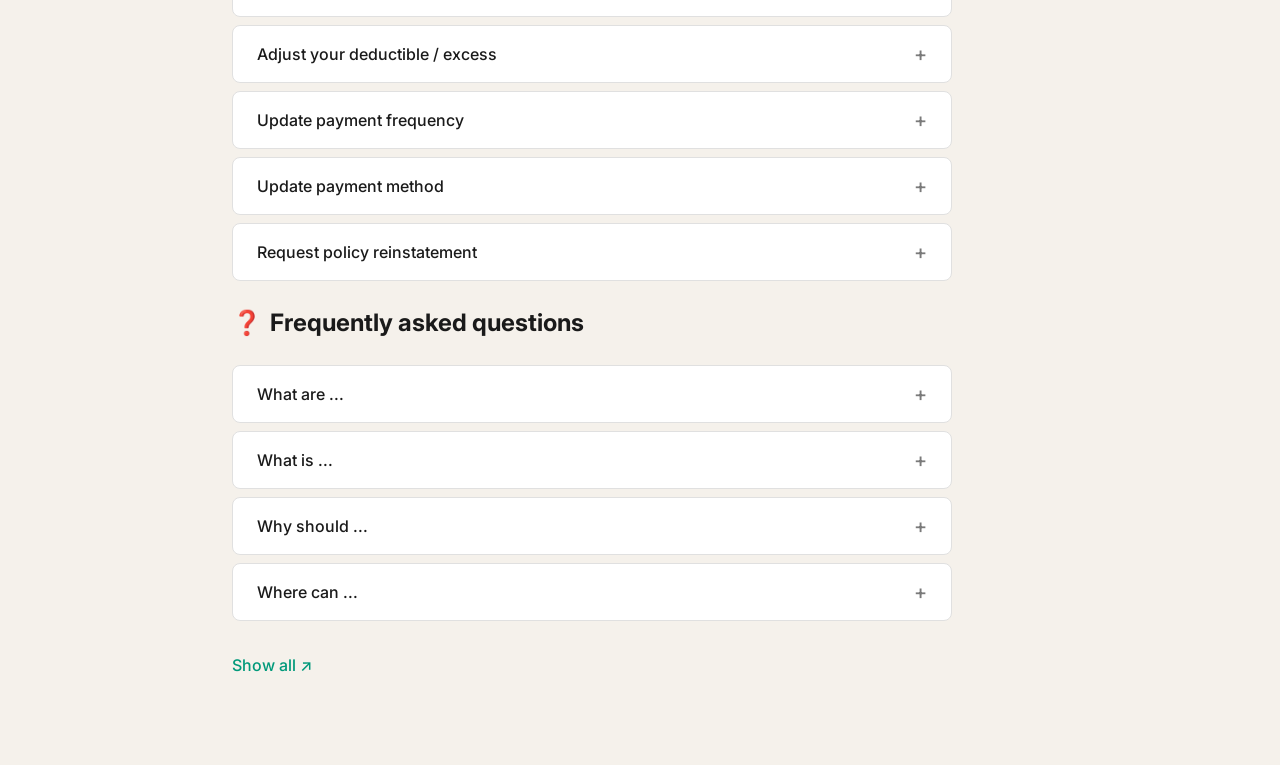
<file: plan-health-manage.html>
<!DOCTYPE html>
<html lang="en">
<head>
  <meta charset="UTF-8">
  <meta name="viewport" content="width=device-width, initial-scale=1.0">
  <title>Manage Your Plan - Health - William Russell</title>
  <link rel="preconnect" href="https://fonts.googleapis.com">
  <link href="https://fonts.googleapis.com/css2?family=Inter:wght@400;500;600;700&display=swap" rel="stylesheet">
  <link rel="stylesheet" href="css/styles.css">
</head>
<body>
  <!-- Top Bar -->
  <header class="topbar">
    <button class="topbar__mobile-menu" aria-label="Menu">&#x2630;</button>
    <a href="dashboard.html" class="topbar__logo">William Russell<span class="dot"></span></a>
    <div class="topbar__actions">
      <button class="topbar__referral">Earn US$100</button>
      <button class="topbar__icon-btn" aria-label="Notifications">&#x1F514;<span class="badge">2</span></button>
      <button class="topbar__icon-btn" aria-label="Call us">&#x1F4DE;</button>
      <button class="topbar__user"><span class="topbar__avatar">NS</span><span>Name Surname</span><span>&#x203A;</span></button>
    </div>
  </header>

  <div class="app-layout">
    <nav class="sidebar" aria-label="Main navigation">
      <button class="sidebar__collapse" aria-label="Collapse sidebar">&#x2039;</button>
      <button class="sidebar__submit-claim">Submit a claim</button>
      <div class="sidebar__nav">
        <a href="dashboard.html" class="sidebar__nav-item sidebar__nav-item--active"><span>&#x1F4CA; Dashboard</span><span class="sidebar__nav-arrow">&#x203A;</span></a>
        <a href="claims.html" class="sidebar__nav-item"><span>&#x1F4CB; Claims</span><span class="sidebar__nav-arrow">&#x203A;</span></a>
        <a href="#" class="sidebar__nav-item"><span>&#x1F4C4; Documents</span><span class="sidebar__nav-arrow">&#x203A;</span></a>
        <a href="#" class="sidebar__nav-item"><span>&#x2B50; Elevate</span><span class="sidebar__nav-arrow">&#x203A;</span></a>
      </div>
      <div class="sidebar__footer">
        <div class="sidebar__emergency"><strong>24hr multilingual emergency helpline</strong>+44 (0) 1243 621 155</div>
        <button class="sidebar__logout">&#x2190; Log out</button>
      </div>
    </nav>

    <main class="main-content">
      <div class="main-content__inner">
        <div class="breadcrumbs">
          <a href="dashboard.html">Dashboard</a>
          <span class="breadcrumbs__sep">&gt;</span>
          <a href="plan-health-view.html">View plan details</a>
          <span class="breadcrumbs__sep">&gt;</span>
          <span class="breadcrumbs__current">Manage your plan</span>
        </div>

        <!-- Manage Header -->
        <div style="background: var(--wr-cream-dark); border-radius: var(--radius-lg); padding: var(--space-xl); margin-bottom: var(--space-xl);">
          <div style="display: flex; align-items: center; gap: var(--space-md); margin-bottom: var(--space-lg);">
            <span style="font-size: 2.5rem;">&#x1F3E5;</span>
            <div>
              <h1 style="font-size: var(--font-size-xl); font-weight: 600;">Manage your International Health Plan</h1>
              <p class="text-grey"><em>Silver</em>Lite Plan</p>
            </div>
          </div>

          <!-- Tabs -->
          <div class="tabs">
            <button class="tabs__tab tabs__tab--active" data-tab="tab-your-plan">Your plan</button>
            <button class="tabs__tab" data-tab="tab-dependants">Dependants and their plans</button>
            <button class="tabs__tab" data-tab="tab-renewal">Information about renewal</button>
          </div>

          <!-- Checklist -->
          <div class="checklist">
            <div class="checklist__item">
              <span class="checklist__icon">&#x2714;</span>
              View your full <a href="#">terms of use</a> and <a href="#">privacy policy</a>
            </div>
            <div class="checklist__item">
              <span class="checklist__icon">&#x2714;</span>
              Upgrade your health plan
            </div>
            <div class="checklist__item">
              <span class="checklist__icon">&#x2714;</span>
              Frequently asked <a href="#">questions</a>
            </div>
          </div>
        </div>

        <div id="tab-your-plan" class="tab-panel tab-panel--active">
          <!-- Manage your health benefits -->
          <h2 class="section-heading"><span class="section-heading__icon">&#x1F6E1;</span> Manage your health benefits</h2>

          <div class="accordion">
            <div class="accordion__item">
              <button class="accordion__trigger">Upgrade to a Private hospital room <span class="accordion__icon">+</span></button>
              <div class="accordion__content"><p>Details about upgrading to a private room.</p></div>
            </div>
            <div class="accordion__item accordion__item--open">
              <button class="accordion__trigger">Adjust annual limit for outpatient treatment <span class="accordion__icon">+</span></button>
              <div class="accordion__content">
                <p>The overall maximum limit to the amount you can claim for treatment you receive as an outpatient during any one policy year.</p>
                <div class="option-row">
                  <span class="icon">&#x2295;</span>
                  Option A Up to US$7,500 or &pound;5,000 or &euro;5,625 per policy year
                </div>
                <div class="option-row">
                  <span class="icon">&#x2295;</span>
                  Option B Up to US$10,000 or &pound;6,600 or &euro;7,500 per policy year
                </div>
                <div class="manage-link"><a href="#">Manage &#x2197;</a></div>
              </div>
            </div>
            <div class="accordion__item">
              <button class="accordion__trigger">Change the limit for primary medical care <span class="accordion__icon">+</span></button>
              <div class="accordion__content"><p>Details about primary medical care limits.</p></div>
            </div>
            <div class="accordion__item">
              <button class="accordion__trigger">Increase preventive health and well-being limit (6-month waiting period) <span class="accordion__icon">+</span></button>
              <div class="accordion__content"><p>Details about preventive health limits.</p></div>
            </div>
            <div class="accordion__item accordion__item--open">
              <button class="accordion__trigger">Add Dental Basic (6-month waiting period) <span class="accordion__icon">+</span></button>
              <div class="accordion__content">
                <p>We will pay for the following basic dental costs: screening, scaling and polishing and sealing.</p>
                <div class="option-row">
                  <span class="icon">&#x2295;</span>
                  Up to US$500 per policy year, subject to a 20% co-insurance
                </div>
                <div class="manage-link"><a href="#">Manage &#x2197;</a></div>
              </div>
            </div>
            <div class="accordion__item accordion__item--open">
              <button class="accordion__trigger">Add Medevac Plus <span class="accordion__icon">+</span></button>
              <div class="accordion__content">
                <p>We will pay for the following advanced dental costs: denture repair; full/partial dentures; dental bridges; crowns, inlays, and onlays; dental implants</p>
                <div class="option-row">
                  <span class="icon">&#x2295;</span>
                  Full cover
                </div>
                <div class="manage-link"><a href="#">Manage &#x2197;</a></div>
              </div>
            </div>
            <div class="accordion__item">
              <button class="accordion__trigger">Add optional personal accident cover <span class="accordion__icon">+</span></button>
              <div class="accordion__content"><p>Details about personal accident cover.</p></div>
            </div>
          </div>

          <!-- Tailor your plan -->
          <h2 class="section-heading"><span class="section-heading__icon">&#x2699;</span> Tailor your plan</h2>

          <div class="accordion">
            <div class="accordion__item">
              <button class="accordion__trigger">Change your coverage area <span class="accordion__icon">+</span></button>
              <div class="accordion__content"><p>Details about changing coverage area.</p></div>
            </div>
            <div class="accordion__item">
              <button class="accordion__trigger">Adjust your deductible / excess <span class="accordion__icon">+</span></button>
              <div class="accordion__content"><p>Details about adjusting deductible.</p></div>
            </div>
            <div class="accordion__item">
              <button class="accordion__trigger">Update payment frequency <span class="accordion__icon">+</span></button>
              <div class="accordion__content"><p>Details about payment frequency.</p></div>
            </div>
            <div class="accordion__item">
              <button class="accordion__trigger">Update payment method <span class="accordion__icon">+</span></button>
              <div class="accordion__content"><p>Details about payment method.</p></div>
            </div>
            <div class="accordion__item">
              <button class="accordion__trigger">Request policy reinstatement <span class="accordion__icon">+</span></button>
              <div class="accordion__content"><p>Details about policy reinstatement.</p></div>
            </div>
          </div>

          <!-- FAQ -->
          <h2 class="section-heading"><span class="section-heading__icon">&#x2753;</span> Frequently asked questions</h2>

          <div class="accordion">
            <div class="accordion__item">
              <button class="accordion__trigger">What are ... <span class="accordion__icon">+</span></button>
              <div class="accordion__content"><p>Answer to the question.</p></div>
            </div>
            <div class="accordion__item">
              <button class="accordion__trigger">What is ... <span class="accordion__icon">+</span></button>
              <div class="accordion__content"><p>Answer to the question.</p></div>
            </div>
            <div class="accordion__item">
              <button class="accordion__trigger">Why should ... <span class="accordion__icon">+</span></button>
              <div class="accordion__content"><p>Answer to the question.</p></div>
            </div>
            <div class="accordion__item">
              <button class="accordion__trigger">Where can ... <span class="accordion__icon">+</span></button>
              <div class="accordion__content"><p>Answer to the question.</p></div>
            </div>
          </div>

          <a href="#" class="btn btn--ghost">Show all &#x2197;</a>
        </div>

        <div id="tab-dependants" class="tab-panel">
          <p>Dependants and their plans content goes here.</p>
        </div>

        <div id="tab-renewal" class="tab-panel">
          <p>Information about renewal content goes here.</p>
        </div>
      </div>
    </main>

    <!-- Right Rail -->
    <aside class="right-rail">
      <h3 style="font-size: var(--font-size-lg); font-weight: 600;">Upgrade your health plan</h3>

      <div class="right-rail__card" style="border-left: 4px solid var(--wr-green);">
        <span style="font-size: 1.5rem; color: var(--wr-green);">&#x2197;</span>
        <h3>Want to upgrade your health plan?</h3>
        <p>Descriptive text</p>
      </div>

      <div class="right-rail__card" style="border-left: 4px solid var(--wr-green);">
        <span style="font-size: 1.5rem; color: var(--wr-green);">&#x2295;</span>
        <h3>Want to add / remove dependant?</h3>
        <p>Descriptive text</p>
      </div>
    </aside>
  </div>

  <div class="bottom-toolbar">
    <button class="bottom-toolbar__item">&#x1F3E5; Medical Network</button>
    <button class="bottom-toolbar__item">&#x1F4B3; Reimbursement card details</button>
    <button class="bottom-toolbar__item">&#x2705; Insurance Certificate</button>
    <button class="bottom-toolbar__more">&#x2026;</button>
  </div>

  <script src="js/app.js"></script>
</body>
</html>
</file>
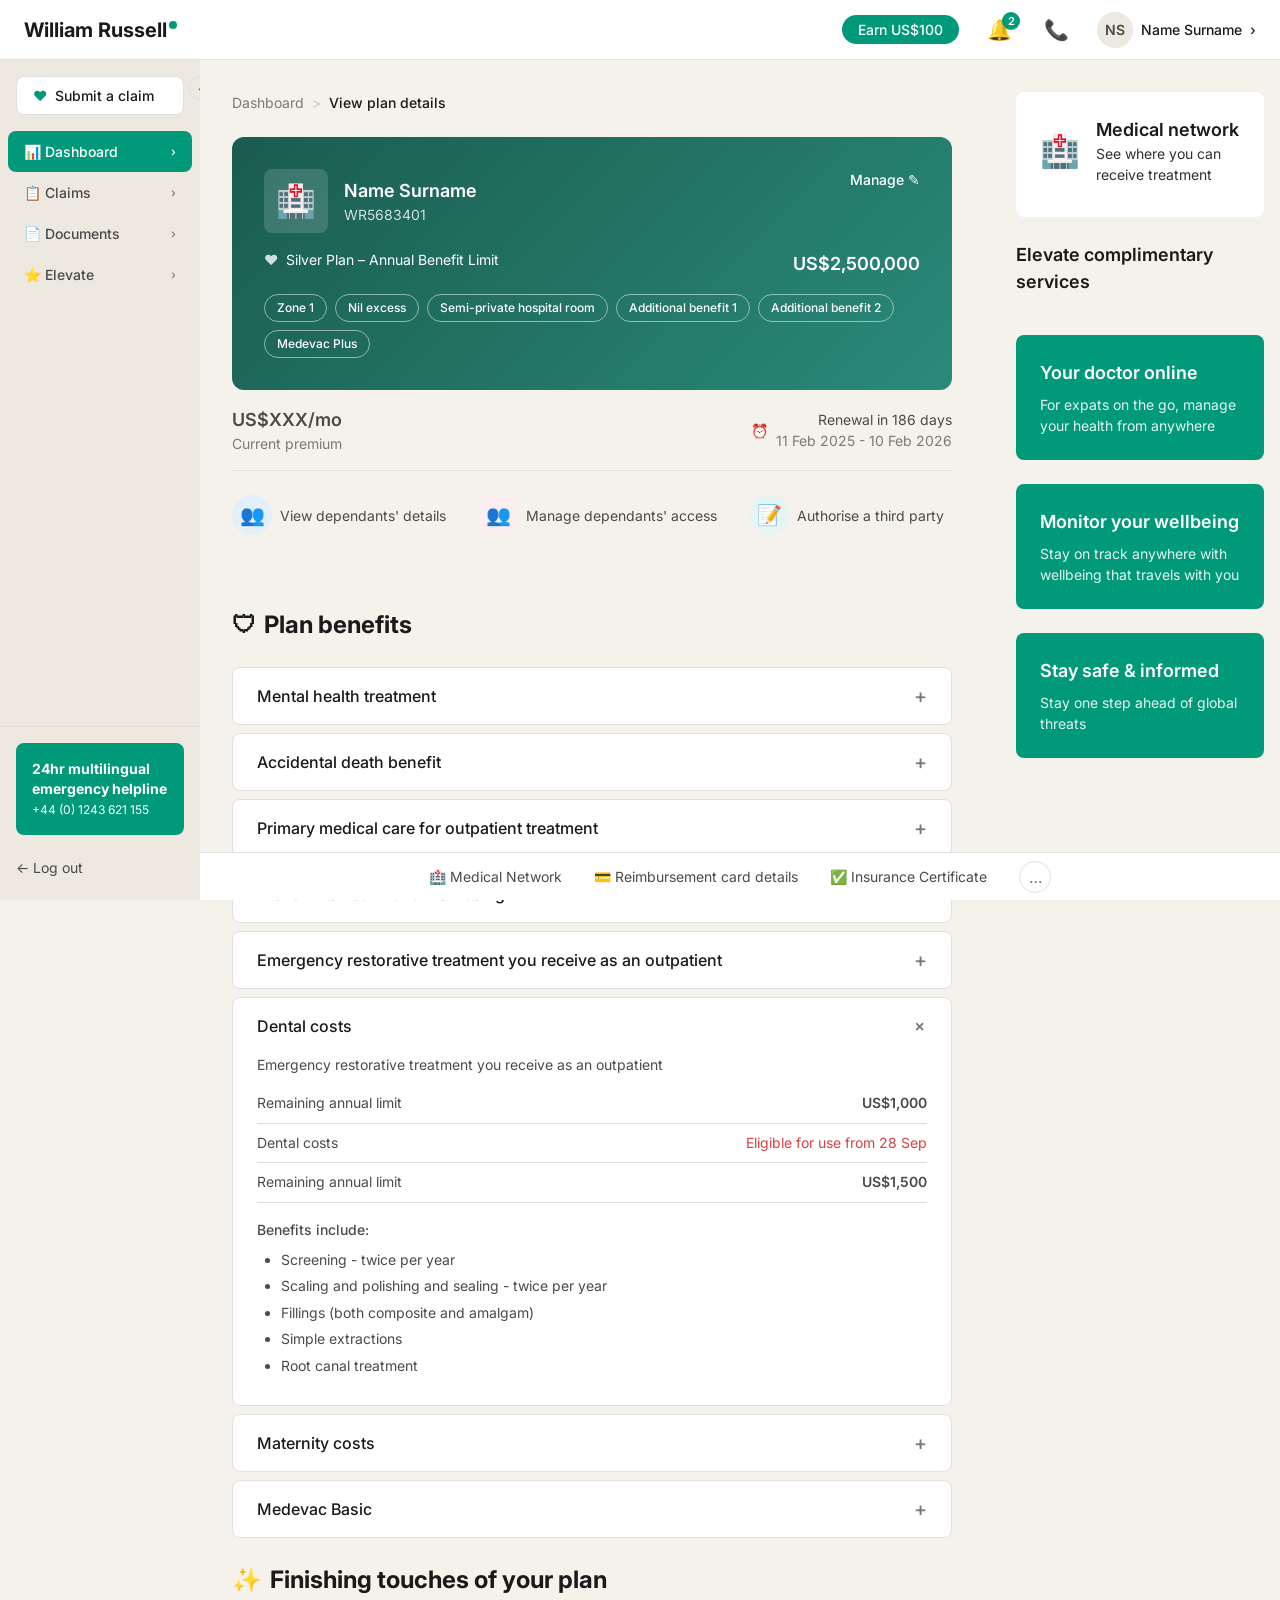
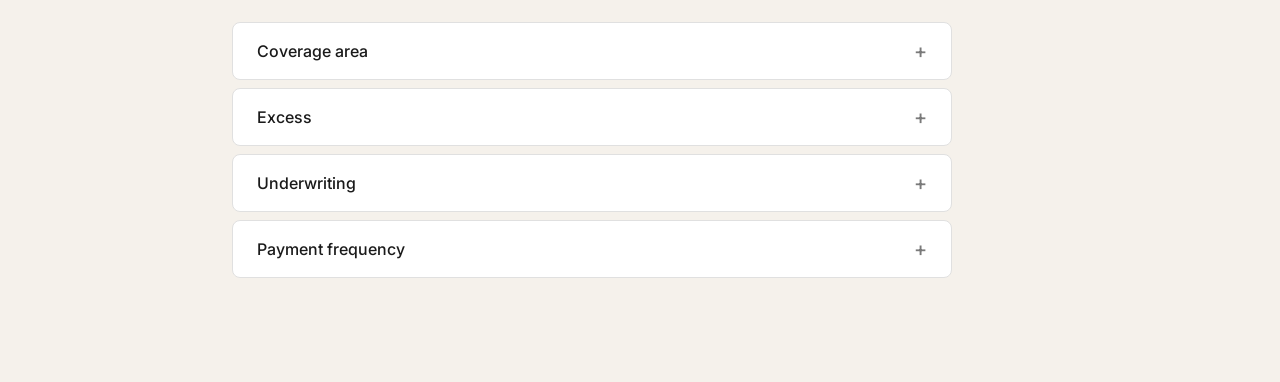
<file: plan-health-view.html>
<!DOCTYPE html>
<html lang="en">
<head>
  <meta charset="UTF-8">
  <meta name="viewport" content="width=device-width, initial-scale=1.0">
  <title>View Plan Details - Health - William Russell</title>
  <link rel="preconnect" href="https://fonts.googleapis.com">
  <link href="https://fonts.googleapis.com/css2?family=Inter:wght@400;500;600;700&display=swap" rel="stylesheet">
  <link rel="stylesheet" href="css/styles.css">
</head>
<body>
  <!-- Top Bar -->
  <header class="topbar">
    <button class="topbar__mobile-menu" aria-label="Menu">&#x2630;</button>
    <a href="dashboard.html" class="topbar__logo">William Russell<span class="dot"></span></a>
    <div class="topbar__actions">
      <button class="topbar__referral">Earn US$100</button>
      <button class="topbar__icon-btn" aria-label="Notifications">&#x1F514;<span class="badge">2</span></button>
      <button class="topbar__icon-btn" aria-label="Call us">&#x1F4DE;</button>
      <button class="topbar__user"><span class="topbar__avatar">NS</span><span>Name Surname</span><span>&#x203A;</span></button>
    </div>
  </header>

  <div class="app-layout">
    <!-- Sidebar -->
    <nav class="sidebar" aria-label="Main navigation">
      <button class="sidebar__collapse" aria-label="Collapse sidebar">&#x2039;</button>
      <button class="sidebar__submit-claim">Submit a claim</button>
      <div class="sidebar__nav">
        <a href="dashboard.html" class="sidebar__nav-item sidebar__nav-item--active"><span>&#x1F4CA; Dashboard</span><span class="sidebar__nav-arrow">&#x203A;</span></a>
        <a href="claims.html" class="sidebar__nav-item"><span>&#x1F4CB; Claims</span><span class="sidebar__nav-arrow">&#x203A;</span></a>
        <a href="#" class="sidebar__nav-item"><span>&#x1F4C4; Documents</span><span class="sidebar__nav-arrow">&#x203A;</span></a>
        <a href="#" class="sidebar__nav-item"><span>&#x2B50; Elevate</span><span class="sidebar__nav-arrow">&#x203A;</span></a>
      </div>
      <div class="sidebar__footer">
        <div class="sidebar__emergency"><strong>24hr multilingual emergency helpline</strong>+44 (0) 1243 621 155</div>
        <button class="sidebar__logout">&#x2190; Log out</button>
      </div>
    </nav>

    <!-- Main Content -->
    <main class="main-content">
      <div class="main-content__inner">
        <div class="breadcrumbs">
          <a href="dashboard.html">Dashboard</a>
          <span class="breadcrumbs__sep">&gt;</span>
          <span class="breadcrumbs__current">View plan details</span>
        </div>

        <!-- Plan Header -->
        <div class="plan-header plan-header--health">
          <div class="plan-header__top">
            <div class="plan-header__identity">
              <div class="plan-header__illustration">&#x1F3E5;</div>
              <div>
                <div class="plan-header__name">Name Surname</div>
                <div class="plan-header__id">WR5683401</div>
              </div>
            </div>
            <div style="text-align: right;">
              <a href="plan-health-manage.html" class="plan-header__action-link">Manage &#x270E;</a>
            </div>
          </div>
          <div style="display: flex; justify-content: space-between; align-items: center; margin-bottom: var(--space-md);">
            <div class="plan-header__plan-info">
              <span class="icon">&#x2665;</span>
              Silver Plan &ndash; Annual Benefit Limit
            </div>
            <div class="plan-header__limit">US$2,500,000</div>
          </div>
          <div class="plan-header__tags">
            <span class="plan-tag">Zone 1</span>
            <span class="plan-tag">Nil excess</span>
            <span class="plan-tag">Semi-private hospital room</span>
            <span class="plan-tag">Additional benefit 1</span>
            <span class="plan-tag">Additional benefit 2</span>
            <span class="plan-tag">Medevac Plus</span>
          </div>
        </div>

        <!-- Plan Meta -->
        <div class="plan-meta">
          <div class="plan-meta__premium">
            <div class="value">US$XXX/mo</div>
            <div class="label text-grey text-sm">Current premium</div>
          </div>
          <div class="plan-meta__renewal">
            <span>&#x23F0;</span>
            <div>
              <div>Renewal in 186 days</div>
              <div class="text-grey text-sm">11 Feb 2025 - 10 Feb 2026</div>
            </div>
          </div>
        </div>

        <!-- Quick Actions -->
        <div class="quick-actions">
          <button class="quick-action" onclick="window.location.href='dependants.html'">
            <span class="quick-action__icon quick-action__icon--blue">&#x1F465;</span>
            View dependants' details
          </button>
          <button class="quick-action" onclick="window.location.href='dependants.html'">
            <span class="quick-action__icon quick-action__icon--pink">&#x1F465;</span>
            Manage dependants' access
          </button>
          <button class="quick-action" onclick="window.location.href='third-party-auth.html'">
            <span class="quick-action__icon quick-action__icon--green">&#x1F4DD;</span>
            Authorise a third party
          </button>
        </div>

        <!-- Plan Benefits -->
        <h2 class="section-heading"><span class="section-heading__icon">&#x1F6E1;</span> Plan benefits</h2>

        <div class="accordion">
          <div class="accordion__item">
            <button class="accordion__trigger">Mental health treatment <span class="accordion__icon">+</span></button>
            <div class="accordion__content"><p>Details about mental health treatment coverage.</p></div>
          </div>
          <div class="accordion__item">
            <button class="accordion__trigger">Accidental death benefit <span class="accordion__icon">+</span></button>
            <div class="accordion__content"><p>Details about accidental death benefit coverage.</p></div>
          </div>
          <div class="accordion__item">
            <button class="accordion__trigger">Primary medical care for outpatient treatment <span class="accordion__icon">+</span></button>
            <div class="accordion__content"><p>Details about primary medical care coverage.</p></div>
          </div>
          <div class="accordion__item">
            <button class="accordion__trigger">Preventive health and well-being <span class="accordion__icon">+</span></button>
            <div class="accordion__content"><p>Details about preventive health coverage.</p></div>
          </div>
          <div class="accordion__item">
            <button class="accordion__trigger">Emergency restorative treatment you receive as an outpatient <span class="accordion__icon">+</span></button>
            <div class="accordion__content"><p>Details about emergency restorative treatment.</p></div>
          </div>
          <div class="accordion__item accordion__item--open">
            <button class="accordion__trigger">Dental costs <span class="accordion__icon">+</span></button>
            <div class="accordion__content">
              <p style="margin-bottom: var(--space-sm);">Emergency restorative treatment you receive as an outpatient</p>
              <div class="benefit-row">
                <span>Remaining annual limit</span>
                <span style="font-weight: 600;">US$1,000</span>
              </div>
              <div class="benefit-row">
                <span>Dental costs</span>
                <span class="eligible">Eligible for use from 28 Sep</span>
              </div>
              <div class="benefit-row">
                <span>Remaining annual limit</span>
                <span style="font-weight: 600;">US$1,500</span>
              </div>
              <p style="margin-top: var(--space-md); font-weight: 500;">Benefits include:</p>
              <ul>
                <li>Screening - twice per year</li>
                <li>Scaling and polishing and sealing - twice per year</li>
                <li>Fillings (both composite and amalgam)</li>
                <li>Simple extractions</li>
                <li>Root canal treatment</li>
              </ul>
            </div>
          </div>
          <div class="accordion__item">
            <button class="accordion__trigger">Maternity costs <span class="accordion__icon">+</span></button>
            <div class="accordion__content"><p>Details about maternity coverage.</p></div>
          </div>
          <div class="accordion__item">
            <button class="accordion__trigger">Medevac Basic <span class="accordion__icon">+</span></button>
            <div class="accordion__content"><p>Details about medevac basic coverage.</p></div>
          </div>
        </div>

        <!-- Finishing Touches -->
        <h2 class="section-heading"><span class="section-heading__icon">&#x2728;</span> Finishing touches of your plan</h2>

        <div class="accordion">
          <div class="accordion__item">
            <button class="accordion__trigger">Coverage area <span class="accordion__icon">+</span></button>
            <div class="accordion__content"><p>Details about your coverage area.</p></div>
          </div>
          <div class="accordion__item">
            <button class="accordion__trigger">Excess <span class="accordion__icon">+</span></button>
            <div class="accordion__content"><p>Details about your excess/deductible.</p></div>
          </div>
          <div class="accordion__item">
            <button class="accordion__trigger">Underwriting <span class="accordion__icon">+</span></button>
            <div class="accordion__content"><p>Details about underwriting.</p></div>
          </div>
          <div class="accordion__item">
            <button class="accordion__trigger">Payment frequency <span class="accordion__icon">+</span></button>
            <div class="accordion__content"><p>Details about payment frequency.</p></div>
          </div>
        </div>
      </div>
    </main>

    <!-- Right Rail -->
    <aside class="right-rail">
      <div class="right-rail__card card--clickable">
        <div style="display: flex; align-items: center; gap: var(--space-md); margin-bottom: var(--space-sm);">
          <span style="font-size: 2rem;">&#x1F3E5;</span>
          <div>
            <h3 style="margin-bottom: 0;">Medical network</h3>
            <p>See where you can receive treatment</p>
          </div>
        </div>
      </div>

      <h3 style="font-size: var(--font-size-lg); font-weight: 600; margin-bottom: var(--space-md);">Elevate complimentary services</h3>

      <div class="right-rail__card right-rail__card--green">
        <h3>Your doctor online</h3>
        <p>For expats on the go, manage your health from anywhere</p>
      </div>
      <div class="right-rail__card right-rail__card--green">
        <h3>Monitor your wellbeing</h3>
        <p>Stay on track anywhere with wellbeing that travels with you</p>
      </div>
      <div class="right-rail__card right-rail__card--green">
        <h3>Stay safe &amp; informed</h3>
        <p>Stay one step ahead of global threats</p>
      </div>
    </aside>
  </div>

  <!-- Bottom Toolbar -->
  <div class="bottom-toolbar">
    <button class="bottom-toolbar__item">&#x1F3E5; Medical Network</button>
    <button class="bottom-toolbar__item">&#x1F4B3; Reimbursement card details</button>
    <button class="bottom-toolbar__item">&#x2705; Insurance Certificate</button>
    <button class="bottom-toolbar__more">&#x2026;</button>
  </div>

  <script src="js/app.js"></script>
</body>
</html>
</file>
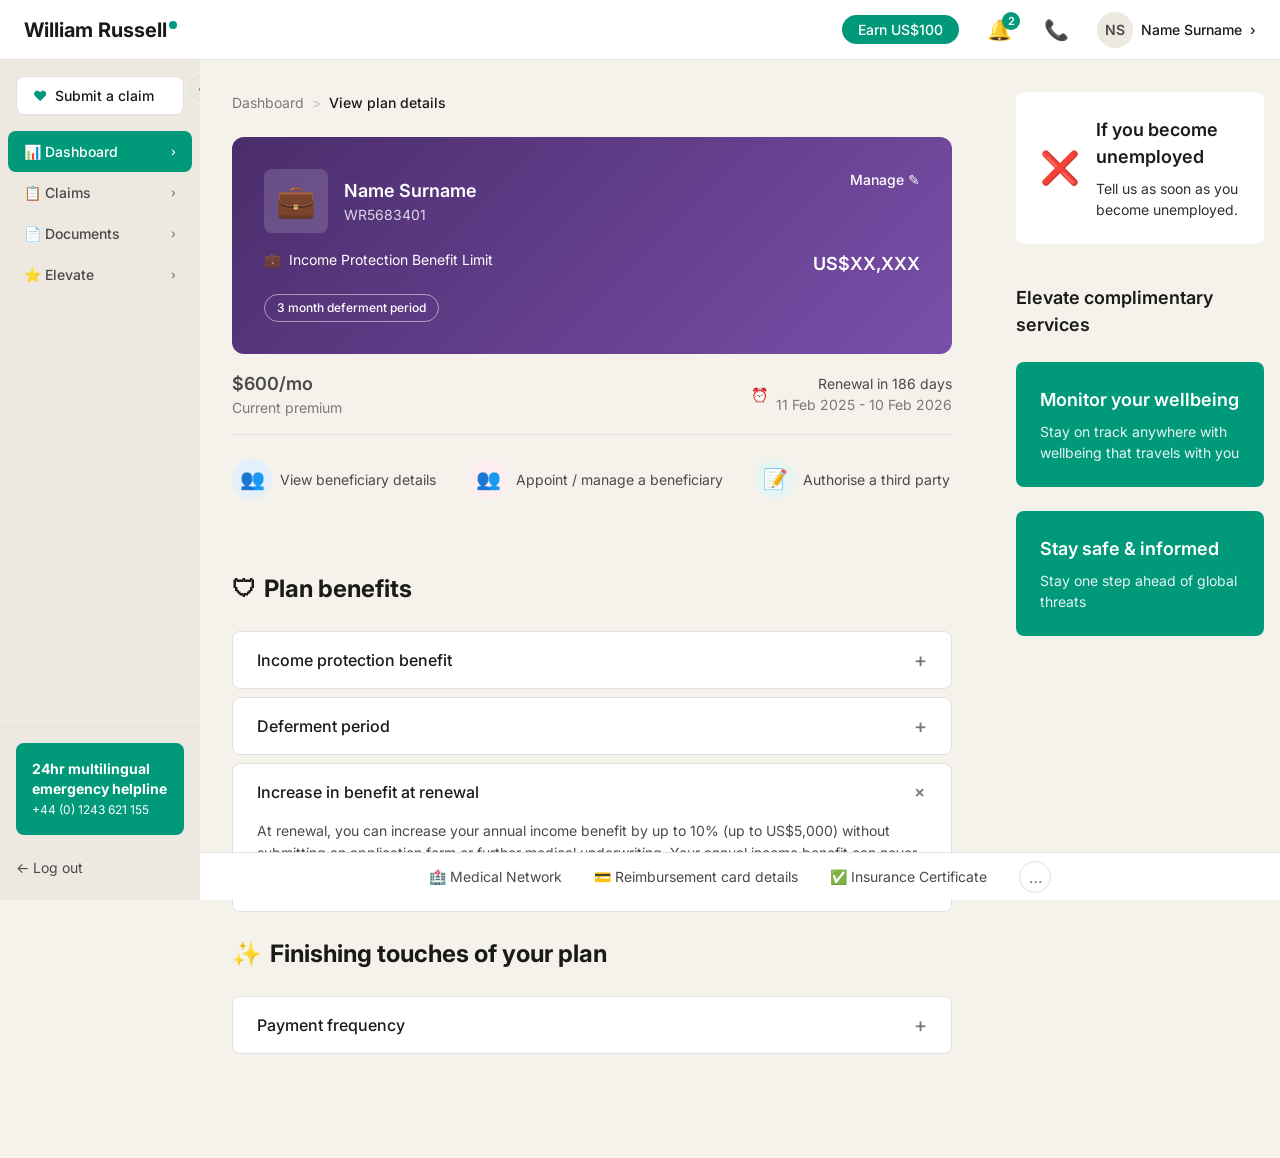
<file: plan-income-view.html>
<!DOCTYPE html>
<html lang="en">
<head>
  <meta charset="UTF-8">
  <meta name="viewport" content="width=device-width, initial-scale=1.0">
  <title>View Plan Details - Income Protection - William Russell</title>
  <link rel="preconnect" href="https://fonts.googleapis.com">
  <link href="https://fonts.googleapis.com/css2?family=Inter:wght@400;500;600;700&display=swap" rel="stylesheet">
  <link rel="stylesheet" href="css/styles.css">
</head>
<body>
  <header class="topbar">
    <button class="topbar__mobile-menu" aria-label="Menu">&#x2630;</button>
    <a href="dashboard.html" class="topbar__logo">William Russell<span class="dot"></span></a>
    <div class="topbar__actions">
      <button class="topbar__referral">Earn US$100</button>
      <button class="topbar__icon-btn" aria-label="Notifications">&#x1F514;<span class="badge">2</span></button>
      <button class="topbar__icon-btn" aria-label="Call us">&#x1F4DE;</button>
      <button class="topbar__user"><span class="topbar__avatar">NS</span><span>Name Surname</span><span>&#x203A;</span></button>
    </div>
  </header>

  <div class="app-layout">
    <nav class="sidebar" aria-label="Main navigation">
      <button class="sidebar__collapse" aria-label="Collapse sidebar">&#x2039;</button>
      <button class="sidebar__submit-claim">Submit a claim</button>
      <div class="sidebar__nav">
        <a href="dashboard.html" class="sidebar__nav-item sidebar__nav-item--active"><span>&#x1F4CA; Dashboard</span><span class="sidebar__nav-arrow">&#x203A;</span></a>
        <a href="claims.html" class="sidebar__nav-item"><span>&#x1F4CB; Claims</span><span class="sidebar__nav-arrow">&#x203A;</span></a>
        <a href="#" class="sidebar__nav-item"><span>&#x1F4C4; Documents</span><span class="sidebar__nav-arrow">&#x203A;</span></a>
        <a href="#" class="sidebar__nav-item"><span>&#x2B50; Elevate</span><span class="sidebar__nav-arrow">&#x203A;</span></a>
      </div>
      <div class="sidebar__footer">
        <div class="sidebar__emergency"><strong>24hr multilingual emergency helpline</strong>+44 (0) 1243 621 155</div>
        <button class="sidebar__logout">&#x2190; Log out</button>
      </div>
    </nav>

    <main class="main-content">
      <div class="main-content__inner">
        <div class="breadcrumbs">
          <a href="dashboard.html">Dashboard</a>
          <span class="breadcrumbs__sep">&gt;</span>
          <span class="breadcrumbs__current">View plan details</span>
        </div>

        <!-- Income Protection Plan Header -->
        <div class="plan-header plan-header--income">
          <div class="plan-header__top">
            <div class="plan-header__identity">
              <div class="plan-header__illustration">&#x1F4BC;</div>
              <div>
                <div class="plan-header__name">Name Surname</div>
                <div class="plan-header__id">WR5683401</div>
              </div>
            </div>
            <a href="#" class="plan-header__action-link">Manage &#x270E;</a>
          </div>
          <div style="display: flex; justify-content: space-between; align-items: center; margin-bottom: var(--space-md);">
            <div class="plan-header__plan-info">
              <span class="icon">&#x1F4BC;</span>
              Income Protection Benefit Limit
            </div>
            <div class="plan-header__limit">US$XX,XXX</div>
          </div>
          <div class="plan-header__tags">
            <span class="plan-tag">3 month deferment period</span>
          </div>
        </div>

        <!-- Plan Meta -->
        <div class="plan-meta">
          <div class="plan-meta__premium">
            <div class="value">$600/mo</div>
            <div class="label text-grey text-sm">Current premium</div>
          </div>
          <div class="plan-meta__renewal">
            <span>&#x23F0;</span>
            <div>
              <div>Renewal in 186 days</div>
              <div class="text-grey text-sm">11 Feb 2025 - 10 Feb 2026</div>
            </div>
          </div>
        </div>

        <!-- Quick Actions -->
        <div class="quick-actions">
          <button class="quick-action">
            <span class="quick-action__icon quick-action__icon--blue">&#x1F465;</span>
            View beneficiary details
          </button>
          <button class="quick-action">
            <span class="quick-action__icon quick-action__icon--pink">&#x1F465;</span>
            Appoint / manage a beneficiary
          </button>
          <button class="quick-action" onclick="window.location.href='third-party-auth.html'">
            <span class="quick-action__icon quick-action__icon--green">&#x1F4DD;</span>
            Authorise a third party
          </button>
        </div>

        <!-- Plan Benefits -->
        <h2 class="section-heading"><span class="section-heading__icon">&#x1F6E1;</span> Plan benefits</h2>

        <div class="accordion">
          <div class="accordion__item">
            <button class="accordion__trigger">Income protection benefit <span class="accordion__icon">+</span></button>
            <div class="accordion__content"><p>Details about the income protection benefit.</p></div>
          </div>
          <div class="accordion__item">
            <button class="accordion__trigger">Deferment period <span class="accordion__icon">+</span></button>
            <div class="accordion__content"><p>Details about the deferment period.</p></div>
          </div>
          <div class="accordion__item accordion__item--open">
            <button class="accordion__trigger">Increase in benefit at renewal <span class="accordion__icon">+</span></button>
            <div class="accordion__content">
              <p>At renewal, you can increase your annual income benefit by up to 10% (up to US$5,000) without submitting an application form or further medical underwriting. Your annual income benefit can never exceed US$144,000.</p>
            </div>
          </div>
        </div>

        <!-- Finishing Touches -->
        <h2 class="section-heading"><span class="section-heading__icon">&#x2728;</span> Finishing touches of your plan</h2>

        <div class="accordion">
          <div class="accordion__item">
            <button class="accordion__trigger">Payment frequency <span class="accordion__icon">+</span></button>
            <div class="accordion__content"><p>Details about payment frequency.</p></div>
          </div>
        </div>
      </div>
    </main>

    <aside class="right-rail">
      <div class="right-rail__card" style="display: flex; align-items: center; gap: var(--space-md);">
        <span style="font-size: 2rem;">&#x274C;</span>
        <div>
          <h3>If you become unemployed</h3>
          <p>Tell us as soon as you become unemployed.</p>
        </div>
      </div>

      <h3 style="font-size: var(--font-size-lg); font-weight: 600; margin-top: var(--space-md);">Elevate complimentary services</h3>

      <div class="right-rail__card right-rail__card--green">
        <h3>Monitor your wellbeing</h3>
        <p>Stay on track anywhere with wellbeing that travels with you</p>
      </div>
      <div class="right-rail__card right-rail__card--green">
        <h3>Stay safe &amp; informed</h3>
        <p>Stay one step ahead of global threats</p>
      </div>
    </aside>
  </div>

  <div class="bottom-toolbar">
    <button class="bottom-toolbar__item">&#x1F3E5; Medical Network</button>
    <button class="bottom-toolbar__item">&#x1F4B3; Reimbursement card details</button>
    <button class="bottom-toolbar__item">&#x2705; Insurance Certificate</button>
    <button class="bottom-toolbar__more">&#x2026;</button>
  </div>

  <script src="js/app.js"></script>
</body>
</html>
</file>
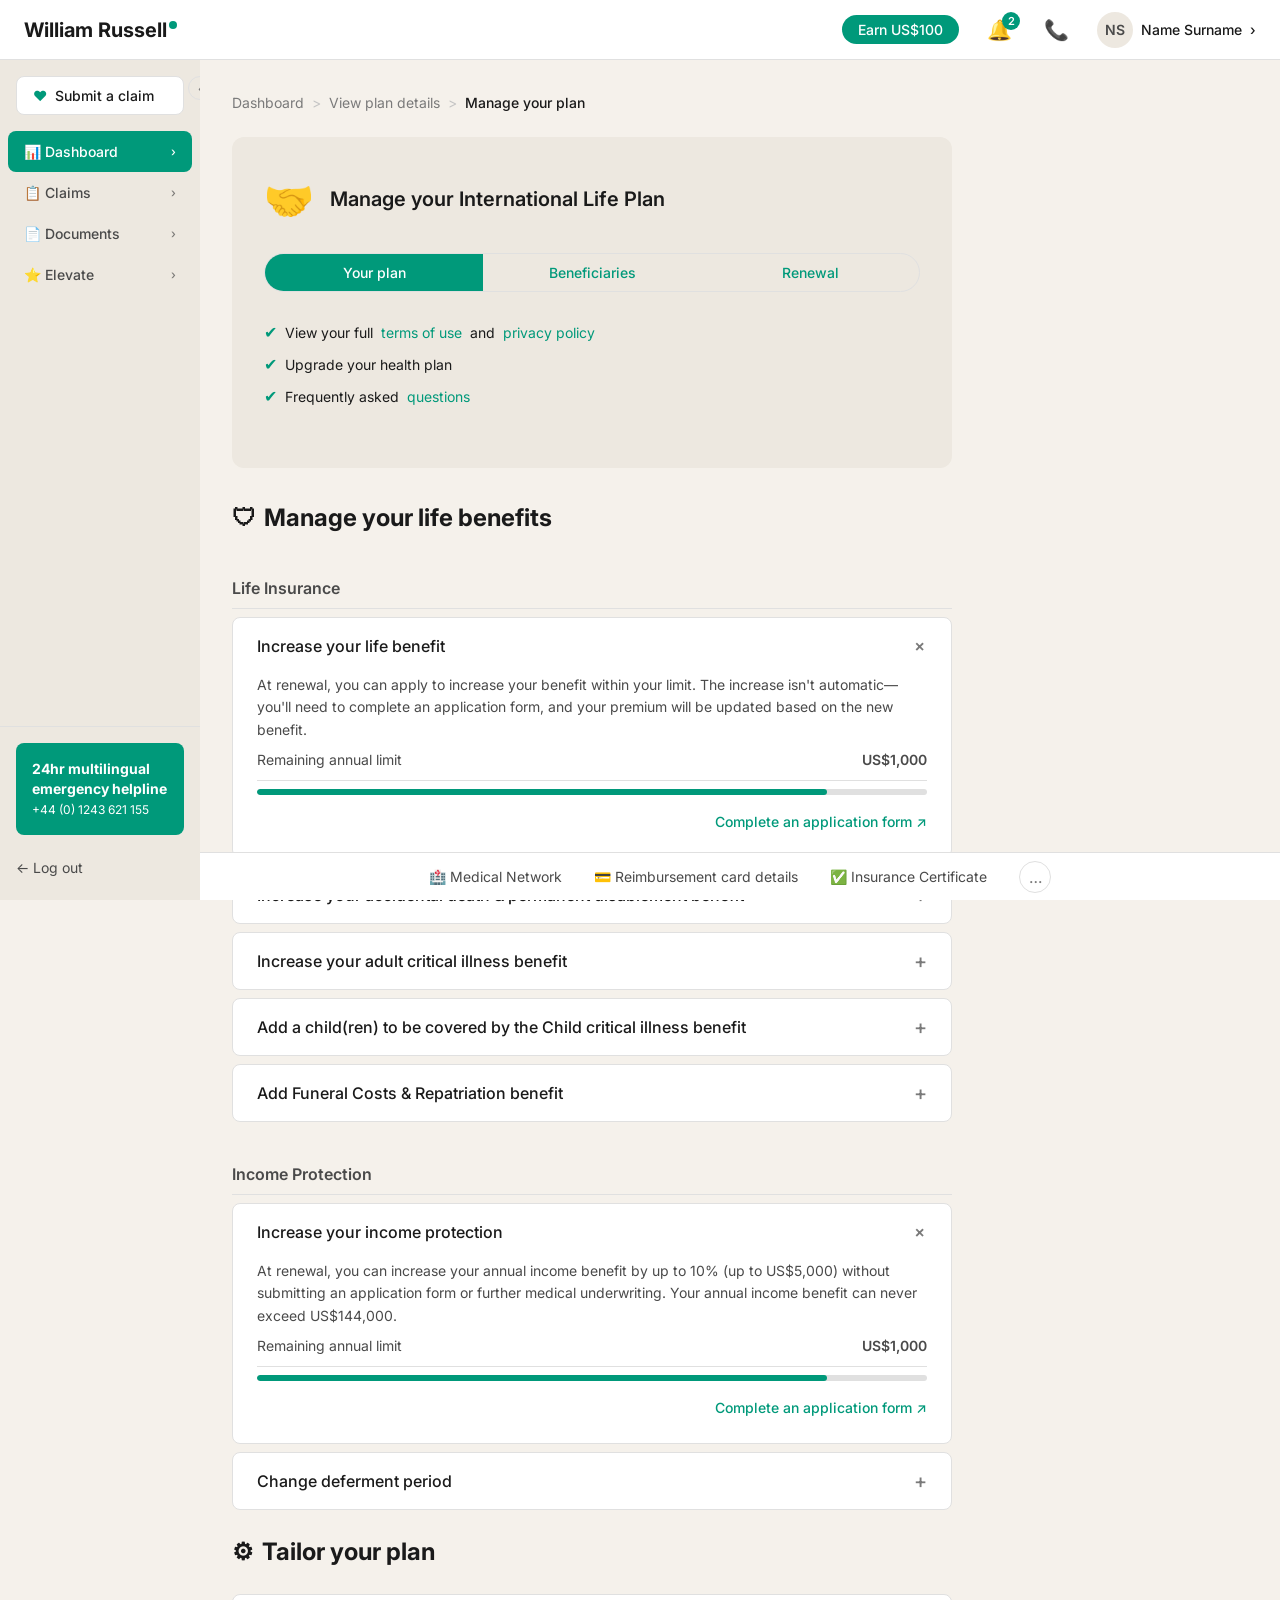
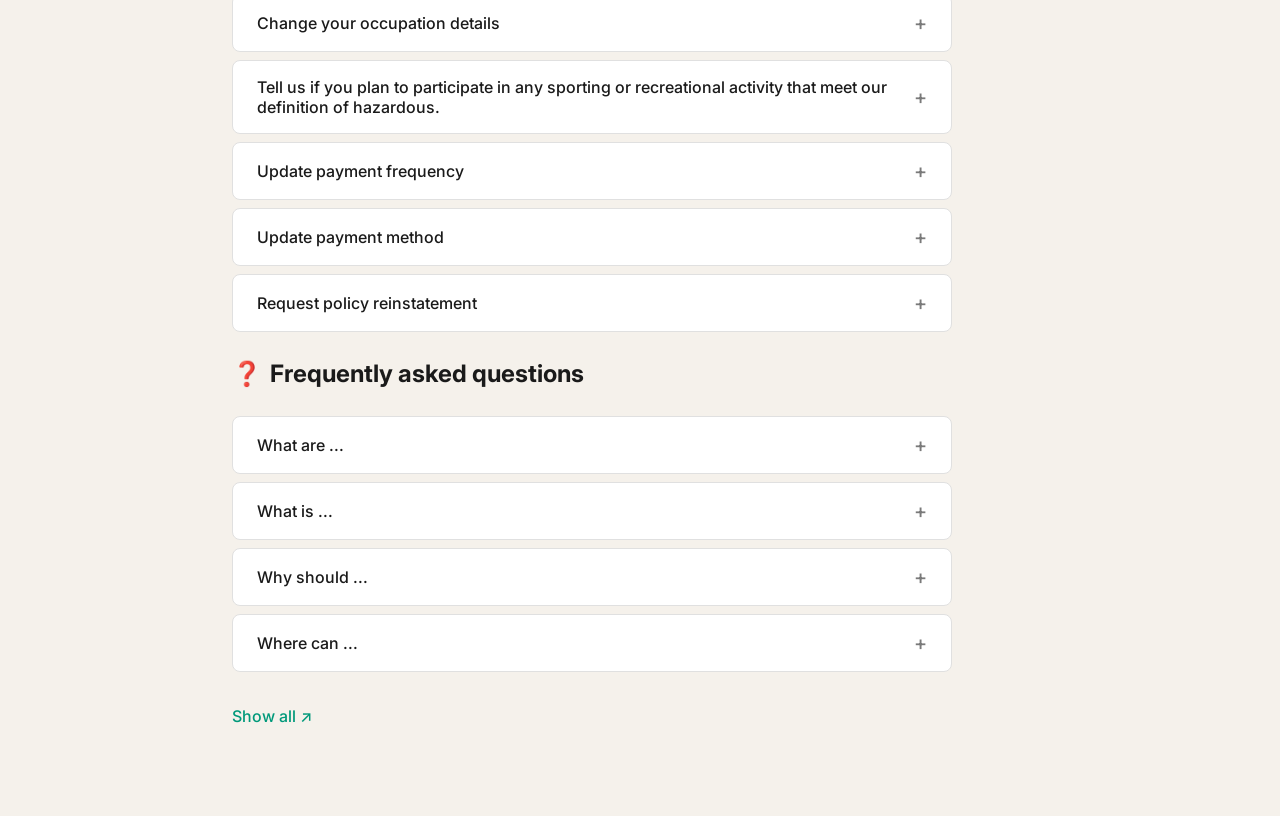
<file: plan-life-manage.html>
<!DOCTYPE html>
<html lang="en">
<head>
  <meta charset="UTF-8">
  <meta name="viewport" content="width=device-width, initial-scale=1.0">
  <title>Manage Your Plan - Life - William Russell</title>
  <link rel="preconnect" href="https://fonts.googleapis.com">
  <link href="https://fonts.googleapis.com/css2?family=Inter:wght@400;500;600;700&display=swap" rel="stylesheet">
  <link rel="stylesheet" href="css/styles.css">
</head>
<body>
  <header class="topbar">
    <button class="topbar__mobile-menu" aria-label="Menu">&#x2630;</button>
    <a href="dashboard.html" class="topbar__logo">William Russell<span class="dot"></span></a>
    <div class="topbar__actions">
      <button class="topbar__referral">Earn US$100</button>
      <button class="topbar__icon-btn" aria-label="Notifications">&#x1F514;<span class="badge">2</span></button>
      <button class="topbar__icon-btn" aria-label="Call us">&#x1F4DE;</button>
      <button class="topbar__user"><span class="topbar__avatar">NS</span><span>Name Surname</span><span>&#x203A;</span></button>
    </div>
  </header>

  <div class="app-layout">
    <nav class="sidebar" aria-label="Main navigation">
      <button class="sidebar__collapse" aria-label="Collapse sidebar">&#x2039;</button>
      <button class="sidebar__submit-claim">Submit a claim</button>
      <div class="sidebar__nav">
        <a href="dashboard.html" class="sidebar__nav-item sidebar__nav-item--active"><span>&#x1F4CA; Dashboard</span><span class="sidebar__nav-arrow">&#x203A;</span></a>
        <a href="claims.html" class="sidebar__nav-item"><span>&#x1F4CB; Claims</span><span class="sidebar__nav-arrow">&#x203A;</span></a>
        <a href="#" class="sidebar__nav-item"><span>&#x1F4C4; Documents</span><span class="sidebar__nav-arrow">&#x203A;</span></a>
        <a href="#" class="sidebar__nav-item"><span>&#x2B50; Elevate</span><span class="sidebar__nav-arrow">&#x203A;</span></a>
      </div>
      <div class="sidebar__footer">
        <div class="sidebar__emergency"><strong>24hr multilingual emergency helpline</strong>+44 (0) 1243 621 155</div>
        <button class="sidebar__logout">&#x2190; Log out</button>
      </div>
    </nav>

    <main class="main-content">
      <div class="main-content__inner">
        <div class="breadcrumbs">
          <a href="dashboard.html">Dashboard</a>
          <span class="breadcrumbs__sep">&gt;</span>
          <a href="plan-life-view.html">View plan details</a>
          <span class="breadcrumbs__sep">&gt;</span>
          <span class="breadcrumbs__current">Manage your plan</span>
        </div>

        <!-- Manage Header -->
        <div style="background: var(--wr-cream-dark); border-radius: var(--radius-lg); padding: var(--space-xl); margin-bottom: var(--space-xl);">
          <div style="display: flex; align-items: center; gap: var(--space-md); margin-bottom: var(--space-lg);">
            <span style="font-size: 2.5rem;">&#x1F91D;</span>
            <h1 style="font-size: var(--font-size-xl); font-weight: 600;">Manage your International Life Plan</h1>
          </div>

          <div class="tabs">
            <button class="tabs__tab tabs__tab--active" data-tab="tab-your-plan-life">Your plan</button>
            <button class="tabs__tab" data-tab="tab-beneficiaries">Beneficiaries</button>
            <button class="tabs__tab" data-tab="tab-renewal-life">Renewal</button>
          </div>

          <div class="checklist">
            <div class="checklist__item">
              <span class="checklist__icon">&#x2714;</span>
              View your full <a href="#">terms of use</a> and <a href="#">privacy policy</a>
            </div>
            <div class="checklist__item">
              <span class="checklist__icon">&#x2714;</span>
              Upgrade your health plan
            </div>
            <div class="checklist__item">
              <span class="checklist__icon">&#x2714;</span>
              Frequently asked <a href="#">questions</a>
            </div>
          </div>
        </div>

        <div id="tab-your-plan-life" class="tab-panel tab-panel--active">
          <!-- Manage your life benefits -->
          <h2 class="section-heading"><span class="section-heading__icon">&#x1F6E1;</span> Manage your life benefits</h2>

          <div class="category-divider">Life Insurance</div>

          <div class="accordion">
            <div class="accordion__item accordion__item--open">
              <button class="accordion__trigger">Increase your life benefit <span class="accordion__icon">+</span></button>
              <div class="accordion__content">
                <p>At renewal, you can apply to increase your benefit within your limit. The increase isn't automatic&mdash;you'll need to complete an application form, and your premium will be updated based on the new benefit.</p>
                <div class="benefit-row">
                  <span>Remaining annual limit</span>
                  <span style="font-weight: 600;">US$1,000</span>
                </div>
                <div class="progress-bar" style="margin-bottom: var(--space-md);">
                  <div class="progress-bar__fill" style="width: 85%;"></div>
                </div>
                <div class="manage-link"><a href="#">Complete an application form &#x2197;</a></div>
              </div>
            </div>
            <div class="accordion__item">
              <button class="accordion__trigger">Increase your accidental death &amp; permanent disablement benefit <span class="accordion__icon">+</span></button>
              <div class="accordion__content"><p>Details about increasing AD&amp;PD benefit.</p></div>
            </div>
            <div class="accordion__item">
              <button class="accordion__trigger">Increase your adult critical illness benefit <span class="accordion__icon">+</span></button>
              <div class="accordion__content"><p>Details about increasing critical illness benefit.</p></div>
            </div>
            <div class="accordion__item">
              <button class="accordion__trigger">Add a child(ren) to be covered by the Child critical illness benefit <span class="accordion__icon">+</span></button>
              <div class="accordion__content"><p>Details about adding children to coverage.</p></div>
            </div>
            <div class="accordion__item">
              <button class="accordion__trigger">Add Funeral Costs &amp; Repatriation benefit <span class="accordion__icon">+</span></button>
              <div class="accordion__content"><p>Details about adding funeral costs benefit.</p></div>
            </div>
          </div>

          <div class="category-divider">Income Protection</div>

          <div class="accordion">
            <div class="accordion__item accordion__item--open">
              <button class="accordion__trigger">Increase your income protection <span class="accordion__icon">+</span></button>
              <div class="accordion__content">
                <p>At renewal, you can increase your annual income benefit by up to 10% (up to US$5,000) without submitting an application form or further medical underwriting. Your annual income benefit can never exceed US$144,000.</p>
                <div class="benefit-row">
                  <span>Remaining annual limit</span>
                  <span style="font-weight: 600;">US$1,000</span>
                </div>
                <div class="progress-bar" style="margin-bottom: var(--space-md);">
                  <div class="progress-bar__fill" style="width: 85%;"></div>
                </div>
                <div class="manage-link"><a href="#">Complete an application form &#x2197;</a></div>
              </div>
            </div>
            <div class="accordion__item">
              <button class="accordion__trigger">Change deferment period <span class="accordion__icon">+</span></button>
              <div class="accordion__content"><p>Details about changing deferment period.</p></div>
            </div>
          </div>

          <!-- Tailor your plan -->
          <h2 class="section-heading"><span class="section-heading__icon">&#x2699;</span> Tailor your plan</h2>

          <div class="accordion">
            <div class="accordion__item">
              <button class="accordion__trigger">Change your occupation details <span class="accordion__icon">+</span></button>
              <div class="accordion__content"><p>Details about occupation changes.</p></div>
            </div>
            <div class="accordion__item">
              <button class="accordion__trigger">Tell us if you plan to participate in any sporting or recreational activity that meet our definition of hazardous. <span class="accordion__icon">+</span></button>
              <div class="accordion__content"><p>Details about hazardous activities.</p></div>
            </div>
            <div class="accordion__item">
              <button class="accordion__trigger">Update payment frequency <span class="accordion__icon">+</span></button>
              <div class="accordion__content"><p>Details about payment frequency.</p></div>
            </div>
            <div class="accordion__item">
              <button class="accordion__trigger">Update payment method <span class="accordion__icon">+</span></button>
              <div class="accordion__content"><p>Details about payment method.</p></div>
            </div>
            <div class="accordion__item">
              <button class="accordion__trigger">Request policy reinstatement <span class="accordion__icon">+</span></button>
              <div class="accordion__content"><p>Details about policy reinstatement.</p></div>
            </div>
          </div>

          <!-- FAQ -->
          <h2 class="section-heading"><span class="section-heading__icon">&#x2753;</span> Frequently asked questions</h2>

          <div class="accordion">
            <div class="accordion__item">
              <button class="accordion__trigger">What are ... <span class="accordion__icon">+</span></button>
              <div class="accordion__content"><p>Answer to the question.</p></div>
            </div>
            <div class="accordion__item">
              <button class="accordion__trigger">What is ... <span class="accordion__icon">+</span></button>
              <div class="accordion__content"><p>Answer to the question.</p></div>
            </div>
            <div class="accordion__item">
              <button class="accordion__trigger">Why should ... <span class="accordion__icon">+</span></button>
              <div class="accordion__content"><p>Answer to the question.</p></div>
            </div>
            <div class="accordion__item">
              <button class="accordion__trigger">Where can ... <span class="accordion__icon">+</span></button>
              <div class="accordion__content"><p>Answer to the question.</p></div>
            </div>
          </div>

          <a href="#" class="btn btn--ghost">Show all &#x2197;</a>
        </div>

        <div id="tab-beneficiaries" class="tab-panel">
          <p>Beneficiaries content goes here.</p>
        </div>

        <div id="tab-renewal-life" class="tab-panel">
          <p>Renewal information goes here.</p>
        </div>
      </div>
    </main>
  </div>

  <div class="bottom-toolbar">
    <button class="bottom-toolbar__item">&#x1F3E5; Medical Network</button>
    <button class="bottom-toolbar__item">&#x1F4B3; Reimbursement card details</button>
    <button class="bottom-toolbar__item">&#x2705; Insurance Certificate</button>
    <button class="bottom-toolbar__more">&#x2026;</button>
  </div>

  <script src="js/app.js"></script>
</body>
</html>
</file>
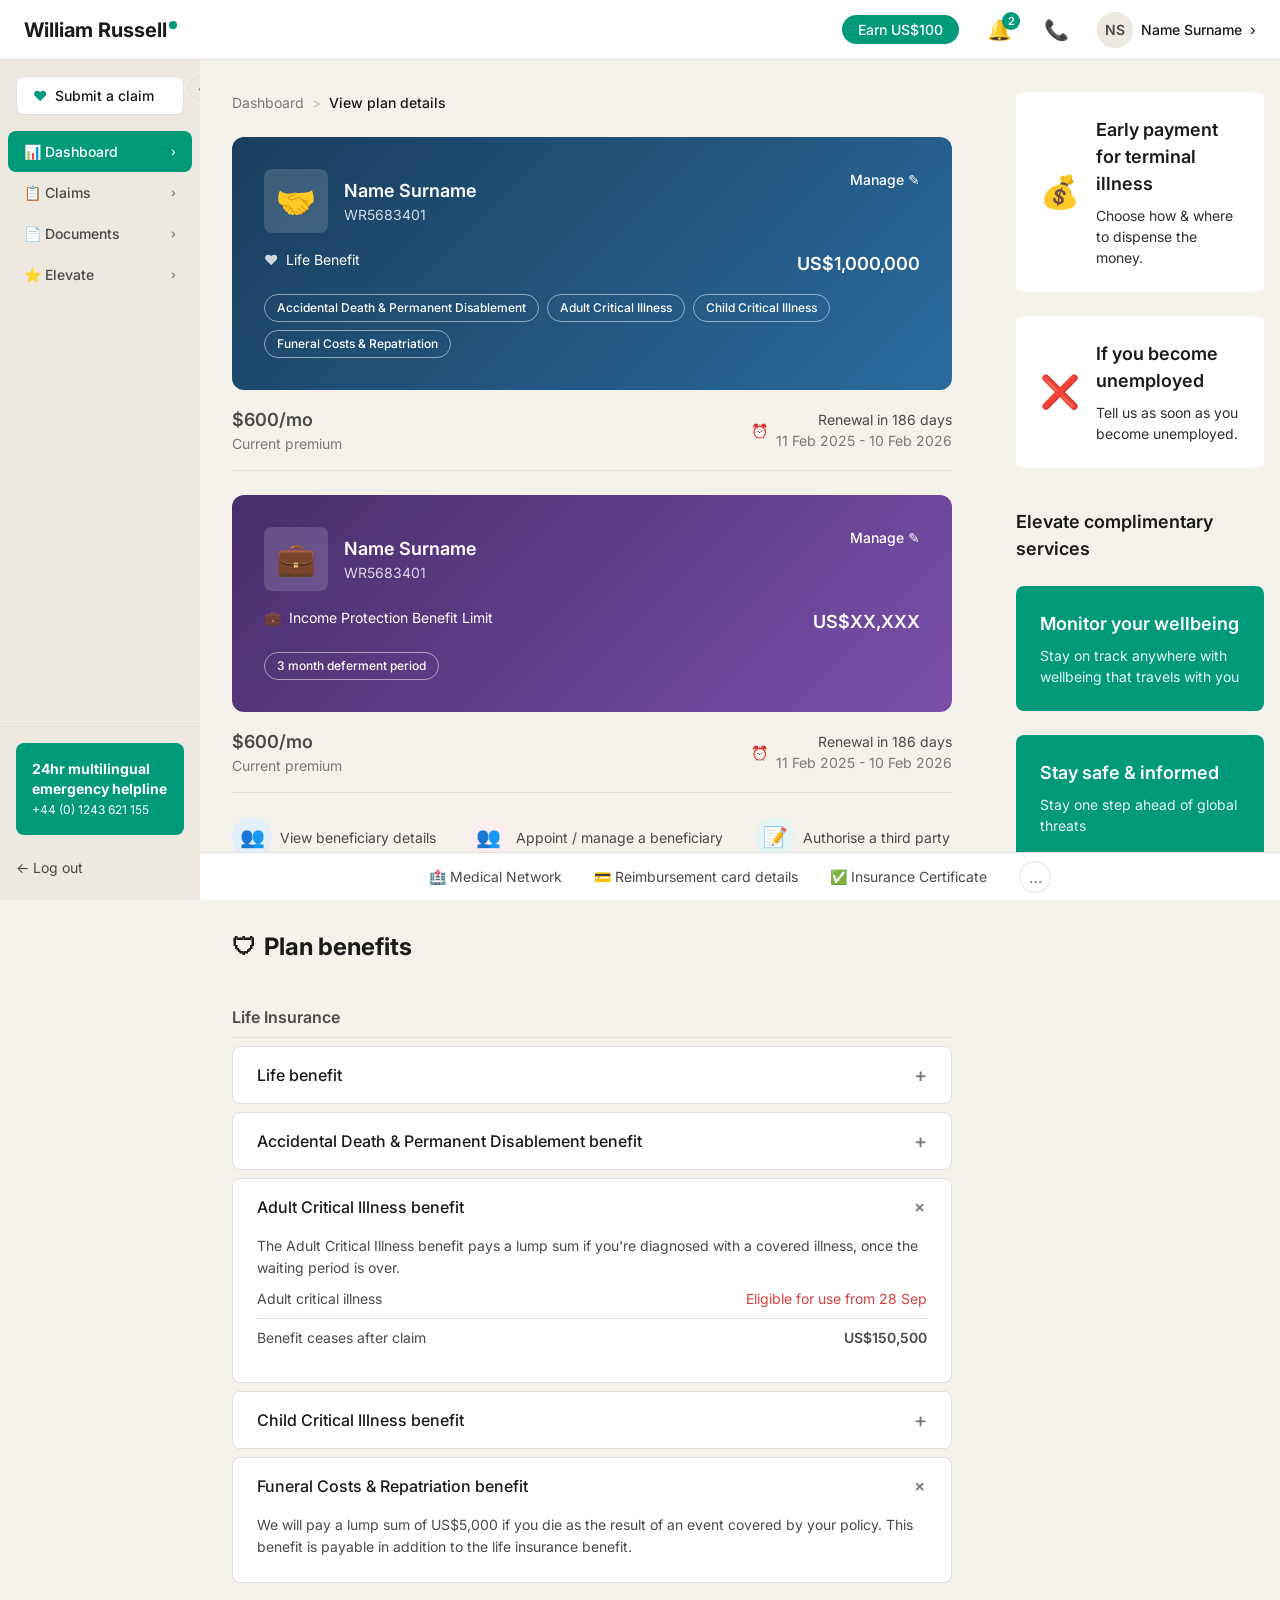
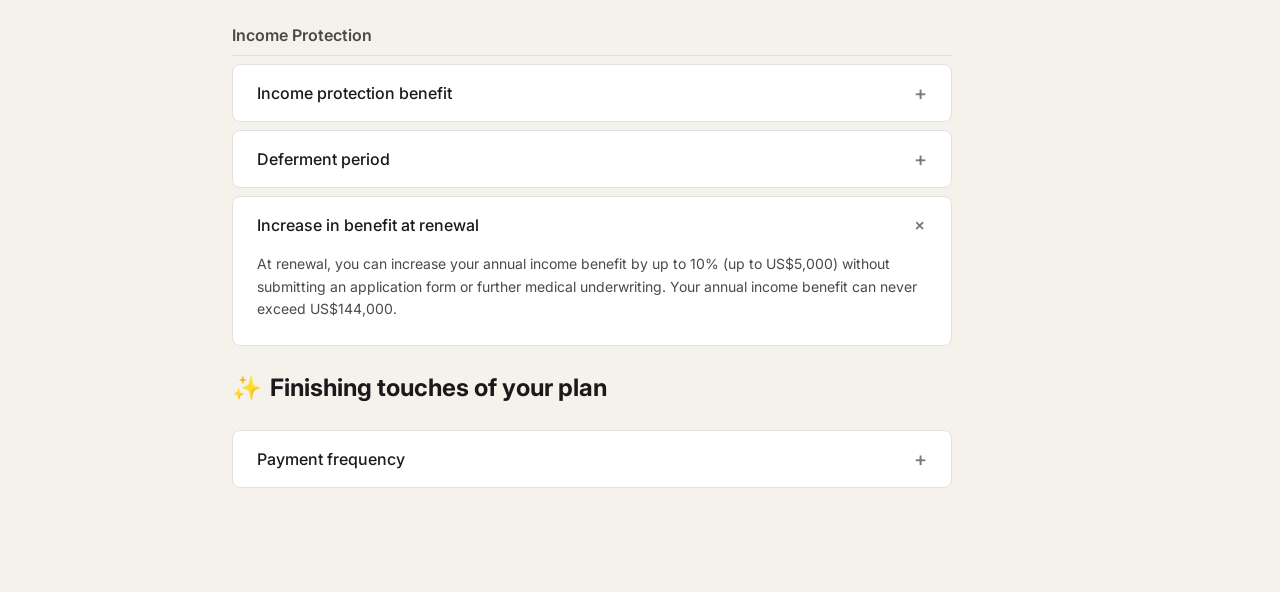
<file: plan-life-view.html>
<!DOCTYPE html>
<html lang="en">
<head>
  <meta charset="UTF-8">
  <meta name="viewport" content="width=device-width, initial-scale=1.0">
  <title>View Plan Details - Life - William Russell</title>
  <link rel="preconnect" href="https://fonts.googleapis.com">
  <link href="https://fonts.googleapis.com/css2?family=Inter:wght@400;500;600;700&display=swap" rel="stylesheet">
  <link rel="stylesheet" href="css/styles.css">
</head>
<body>
  <header class="topbar">
    <button class="topbar__mobile-menu" aria-label="Menu">&#x2630;</button>
    <a href="dashboard.html" class="topbar__logo">William Russell<span class="dot"></span></a>
    <div class="topbar__actions">
      <button class="topbar__referral">Earn US$100</button>
      <button class="topbar__icon-btn" aria-label="Notifications">&#x1F514;<span class="badge">2</span></button>
      <button class="topbar__icon-btn" aria-label="Call us">&#x1F4DE;</button>
      <button class="topbar__user"><span class="topbar__avatar">NS</span><span>Name Surname</span><span>&#x203A;</span></button>
    </div>
  </header>

  <div class="app-layout">
    <nav class="sidebar" aria-label="Main navigation">
      <button class="sidebar__collapse" aria-label="Collapse sidebar">&#x2039;</button>
      <button class="sidebar__submit-claim">Submit a claim</button>
      <div class="sidebar__nav">
        <a href="dashboard.html" class="sidebar__nav-item sidebar__nav-item--active"><span>&#x1F4CA; Dashboard</span><span class="sidebar__nav-arrow">&#x203A;</span></a>
        <a href="claims.html" class="sidebar__nav-item"><span>&#x1F4CB; Claims</span><span class="sidebar__nav-arrow">&#x203A;</span></a>
        <a href="#" class="sidebar__nav-item"><span>&#x1F4C4; Documents</span><span class="sidebar__nav-arrow">&#x203A;</span></a>
        <a href="#" class="sidebar__nav-item"><span>&#x2B50; Elevate</span><span class="sidebar__nav-arrow">&#x203A;</span></a>
      </div>
      <div class="sidebar__footer">
        <div class="sidebar__emergency"><strong>24hr multilingual emergency helpline</strong>+44 (0) 1243 621 155</div>
        <button class="sidebar__logout">&#x2190; Log out</button>
      </div>
    </nav>

    <main class="main-content">
      <div class="main-content__inner">
        <div class="breadcrumbs">
          <a href="dashboard.html">Dashboard</a>
          <span class="breadcrumbs__sep">&gt;</span>
          <span class="breadcrumbs__current">View plan details</span>
        </div>

        <!-- Life Plan Header -->
        <div class="plan-header plan-header--life">
          <div class="plan-header__top">
            <div class="plan-header__identity">
              <div class="plan-header__illustration">&#x1F91D;</div>
              <div>
                <div class="plan-header__name">Name Surname</div>
                <div class="plan-header__id">WR5683401</div>
              </div>
            </div>
            <a href="plan-life-manage.html" class="plan-header__action-link">Manage &#x270E;</a>
          </div>
          <div style="display: flex; justify-content: space-between; align-items: center; margin-bottom: var(--space-md);">
            <div class="plan-header__plan-info">
              <span class="icon">&#x2665;</span>
              Life Benefit
            </div>
            <div class="plan-header__limit">US$1,000,000</div>
          </div>
          <div class="plan-header__tags">
            <span class="plan-tag">Accidental Death &amp; Permanent Disablement</span>
            <span class="plan-tag">Adult Critical Illness</span>
            <span class="plan-tag">Child Critical Illness</span>
            <span class="plan-tag">Funeral Costs &amp; Repatriation</span>
          </div>
        </div>

        <!-- Life Plan Meta -->
        <div class="plan-meta">
          <div class="plan-meta__premium">
            <div class="value">$600/mo</div>
            <div class="label text-grey text-sm">Current premium</div>
          </div>
          <div class="plan-meta__renewal">
            <span>&#x23F0;</span>
            <div>
              <div>Renewal in 186 days</div>
              <div class="text-grey text-sm">11 Feb 2025 - 10 Feb 2026</div>
            </div>
          </div>
        </div>

        <!-- Income Protection Plan Header -->
        <div class="plan-header plan-header--income" style="margin-top: var(--space-lg);">
          <div class="plan-header__top">
            <div class="plan-header__identity">
              <div class="plan-header__illustration">&#x1F4BC;</div>
              <div>
                <div class="plan-header__name">Name Surname</div>
                <div class="plan-header__id">WR5683401</div>
              </div>
            </div>
            <a href="#" class="plan-header__action-link">Manage &#x270E;</a>
          </div>
          <div style="display: flex; justify-content: space-between; align-items: center; margin-bottom: var(--space-md);">
            <div class="plan-header__plan-info">
              <span class="icon">&#x1F4BC;</span>
              Income Protection Benefit Limit
            </div>
            <div class="plan-header__limit">US$XX,XXX</div>
          </div>
          <div class="plan-header__tags">
            <span class="plan-tag">3 month deferment period</span>
          </div>
        </div>

        <!-- Income Protection Plan Meta -->
        <div class="plan-meta">
          <div class="plan-meta__premium">
            <div class="value">$600/mo</div>
            <div class="label text-grey text-sm">Current premium</div>
          </div>
          <div class="plan-meta__renewal">
            <span>&#x23F0;</span>
            <div>
              <div>Renewal in 186 days</div>
              <div class="text-grey text-sm">11 Feb 2025 - 10 Feb 2026</div>
            </div>
          </div>
        </div>

        <!-- Quick Actions -->
        <div class="quick-actions">
          <button class="quick-action">
            <span class="quick-action__icon quick-action__icon--blue">&#x1F465;</span>
            View beneficiary details
          </button>
          <button class="quick-action">
            <span class="quick-action__icon quick-action__icon--pink">&#x1F465;</span>
            Appoint / manage a beneficiary
          </button>
          <button class="quick-action" onclick="window.location.href='third-party-auth.html'">
            <span class="quick-action__icon quick-action__icon--green">&#x1F4DD;</span>
            Authorise a third party
          </button>
        </div>

        <!-- Plan Benefits - Life Insurance -->
        <h2 class="section-heading"><span class="section-heading__icon">&#x1F6E1;</span> Plan benefits</h2>

        <div class="category-divider">Life Insurance</div>

        <div class="accordion">
          <div class="accordion__item">
            <button class="accordion__trigger">Life benefit <span class="accordion__icon">+</span></button>
            <div class="accordion__content"><p>Details about the life benefit.</p></div>
          </div>
          <div class="accordion__item">
            <button class="accordion__trigger">Accidental Death &amp; Permanent Disablement benefit <span class="accordion__icon">+</span></button>
            <div class="accordion__content"><p>Details about AD&amp;PD benefit.</p></div>
          </div>
          <div class="accordion__item accordion__item--open">
            <button class="accordion__trigger">Adult Critical Illness benefit <span class="accordion__icon">+</span></button>
            <div class="accordion__content">
              <p>The Adult Critical Illness benefit pays a lump sum if you're diagnosed with a covered illness, once the waiting period is over.</p>
              <div class="benefit-row">
                <span>Adult critical illness</span>
                <span class="eligible">Eligible for use from 28 Sep</span>
              </div>
              <div class="benefit-row">
                <span>Benefit ceases after claim</span>
                <span style="font-weight: 600;">US$150,500</span>
              </div>
            </div>
          </div>
          <div class="accordion__item">
            <button class="accordion__trigger">Child Critical Illness benefit <span class="accordion__icon">+</span></button>
            <div class="accordion__content"><p>Details about child critical illness benefit.</p></div>
          </div>
          <div class="accordion__item accordion__item--open">
            <button class="accordion__trigger">Funeral Costs &amp; Repatriation benefit <span class="accordion__icon">+</span></button>
            <div class="accordion__content">
              <p>We will pay a lump sum of US$5,000 if you die as the result of an event covered by your policy. This benefit is payable in addition to the life insurance benefit.</p>
            </div>
          </div>
        </div>

        <!-- Income Protection -->
        <div class="category-divider">Income Protection</div>

        <div class="accordion">
          <div class="accordion__item">
            <button class="accordion__trigger">Income protection benefit <span class="accordion__icon">+</span></button>
            <div class="accordion__content"><p>Details about income protection benefit.</p></div>
          </div>
          <div class="accordion__item">
            <button class="accordion__trigger">Deferment period <span class="accordion__icon">+</span></button>
            <div class="accordion__content"><p>Details about deferment period.</p></div>
          </div>
          <div class="accordion__item accordion__item--open">
            <button class="accordion__trigger">Increase in benefit at renewal <span class="accordion__icon">+</span></button>
            <div class="accordion__content">
              <p>At renewal, you can increase your annual income benefit by up to 10% (up to US$5,000) without submitting an application form or further medical underwriting. Your annual income benefit can never exceed US$144,000.</p>
            </div>
          </div>
        </div>

        <!-- Finishing Touches -->
        <h2 class="section-heading"><span class="section-heading__icon">&#x2728;</span> Finishing touches of your plan</h2>

        <div class="accordion">
          <div class="accordion__item">
            <button class="accordion__trigger">Payment frequency <span class="accordion__icon">+</span></button>
            <div class="accordion__content"><p>Details about payment frequency.</p></div>
          </div>
        </div>
      </div>
    </main>

    <aside class="right-rail">
      <div class="right-rail__card" style="display: flex; align-items: center; gap: var(--space-md);">
        <span style="font-size: 2rem;">&#x1F4B0;</span>
        <div>
          <h3>Early payment for terminal illness</h3>
          <p>Choose how &amp; where to dispense the money.</p>
        </div>
      </div>
      <div class="right-rail__card" style="display: flex; align-items: center; gap: var(--space-md);">
        <span style="font-size: 2rem;">&#x274C;</span>
        <div>
          <h3>If you become unemployed</h3>
          <p>Tell us as soon as you become unemployed.</p>
        </div>
      </div>

      <h3 style="font-size: var(--font-size-lg); font-weight: 600; margin-top: var(--space-md);">Elevate complimentary services</h3>

      <div class="right-rail__card right-rail__card--green">
        <h3>Monitor your wellbeing</h3>
        <p>Stay on track anywhere with wellbeing that travels with you</p>
      </div>
      <div class="right-rail__card right-rail__card--green">
        <h3>Stay safe &amp; informed</h3>
        <p>Stay one step ahead of global threats</p>
      </div>
    </aside>
  </div>

  <div class="bottom-toolbar">
    <button class="bottom-toolbar__item">&#x1F3E5; Medical Network</button>
    <button class="bottom-toolbar__item">&#x1F4B3; Reimbursement card details</button>
    <button class="bottom-toolbar__item">&#x2705; Insurance Certificate</button>
    <button class="bottom-toolbar__more">&#x2026;</button>
  </div>

  <script src="js/app.js"></script>
</body>
</html>
</file>
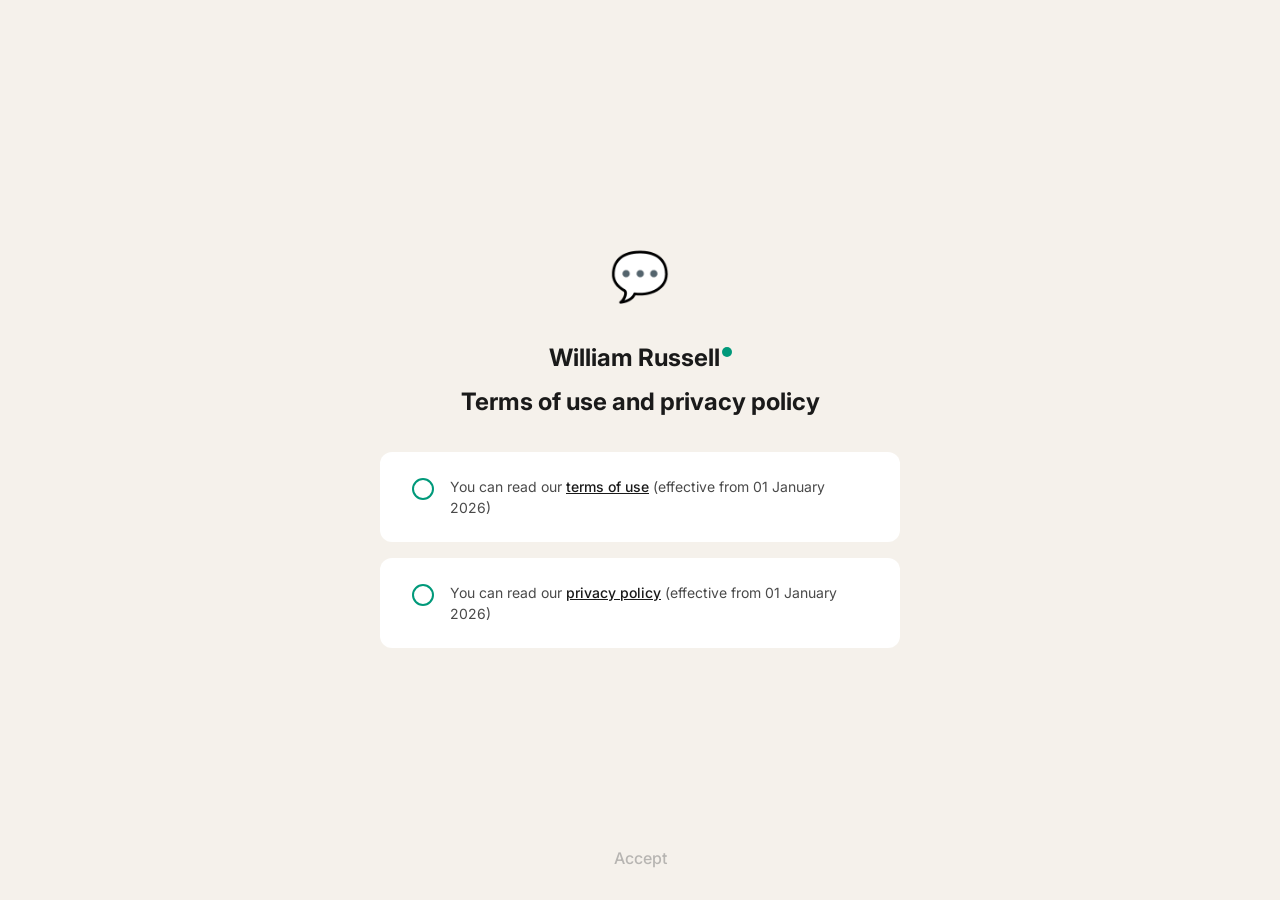
<file: terms.html>
<!DOCTYPE html>
<html lang="en">
<head>
  <meta charset="UTF-8">
  <meta name="viewport" content="width=device-width, initial-scale=1.0">
  <title>Terms of Use - William Russell Member Portal</title>
  <link rel="preconnect" href="https://fonts.googleapis.com">
  <link href="https://fonts.googleapis.com/css2?family=Inter:wght@400;500;600;700&display=swap" rel="stylesheet">
  <link rel="stylesheet" href="css/styles.css">
  <style>
    .terms-page {
      display: flex;
      flex-direction: column;
      align-items: center;
      justify-content: center;
      min-height: 100vh;
      background: var(--wr-cream);
      padding: var(--space-xl);
    }
    .terms-page__icon {
      width: 80px;
      height: 80px;
      margin-bottom: var(--space-lg);
      display: flex;
      align-items: center;
      justify-content: center;
      font-size: 3rem;
    }
    .terms-page__logo {
      font-size: var(--font-size-2xl);
      font-weight: 700;
      margin-bottom: var(--space-sm);
    }
    .terms-page__logo .dot {
      display: inline-block;
      width: 10px;
      height: 10px;
      background: var(--wr-green);
      border-radius: 50%;
      vertical-align: super;
      margin-left: 2px;
    }
    .terms-page h1 {
      font-size: var(--font-size-2xl);
      font-weight: 700;
      margin-bottom: var(--space-xl);
    }
    .terms-card {
      background: var(--wr-white);
      border-radius: var(--radius-lg);
      padding: var(--space-lg) var(--space-xl);
      margin-bottom: var(--space-md);
      width: 100%;
      max-width: 520px;
      display: flex;
      align-items: flex-start;
      gap: var(--space-md);
    }
    .terms-card input[type="checkbox"] {
      -webkit-appearance: none;
      appearance: none;
      width: 22px;
      height: 22px;
      border: 2px solid var(--wr-green);
      border-radius: 50%;
      flex-shrink: 0;
      cursor: pointer;
      position: relative;
      margin-top: 2px;
    }
    .terms-card input[type="checkbox"]:checked {
      background: var(--wr-green);
    }
    .terms-card input[type="checkbox"]:checked::after {
      content: "\2713";
      position: absolute;
      top: 50%;
      left: 50%;
      transform: translate(-50%, -50%);
      color: var(--wr-white);
      font-size: 12px;
      font-weight: 700;
    }
    .terms-card label {
      font-size: var(--font-size-sm);
      line-height: 1.5;
      color: var(--wr-grey-dark);
      cursor: pointer;
    }
    .terms-card a {
      color: var(--wr-black);
      text-decoration: underline;
      font-weight: 500;
    }
    .terms-accept {
      position: fixed;
      bottom: var(--space-xl);
      left: 50%;
      transform: translateX(-50%);
      background: none;
      border: none;
      color: var(--wr-grey);
      font-size: var(--font-size-base);
      font-weight: 500;
      cursor: pointer;
      opacity: 0.5;
      transition: opacity 0.2s, color 0.2s;
    }
    .terms-accept:not(:disabled) {
      color: var(--wr-green);
      opacity: 1;
    }
    .terms-accept:not(:disabled):hover { text-decoration: underline; }
  </style>
</head>
<body>
  <div class="terms-page">
    <div class="terms-page__icon">&#x1F4AC;</div>
    <div class="terms-page__logo">William Russell<span class="dot"></span></div>
    <h1>Terms of use and privacy policy</h1>

    <div class="terms-card">
      <input type="checkbox" id="terms-check-1" class="terms-check">
      <label for="terms-check-1">
        You can read our <a href="#">terms of use</a> (effective from 01 January 2026)
      </label>
    </div>

    <div class="terms-card">
      <input type="checkbox" id="terms-check-2" class="terms-check">
      <label for="terms-check-2">
        You can read our <a href="#">privacy policy</a> (effective from 01 January 2026)
      </label>
    </div>

    <button class="terms-accept" disabled>Accept</button>
  </div>
  <script src="js/app.js"></script>
</body>
</html>
</file>
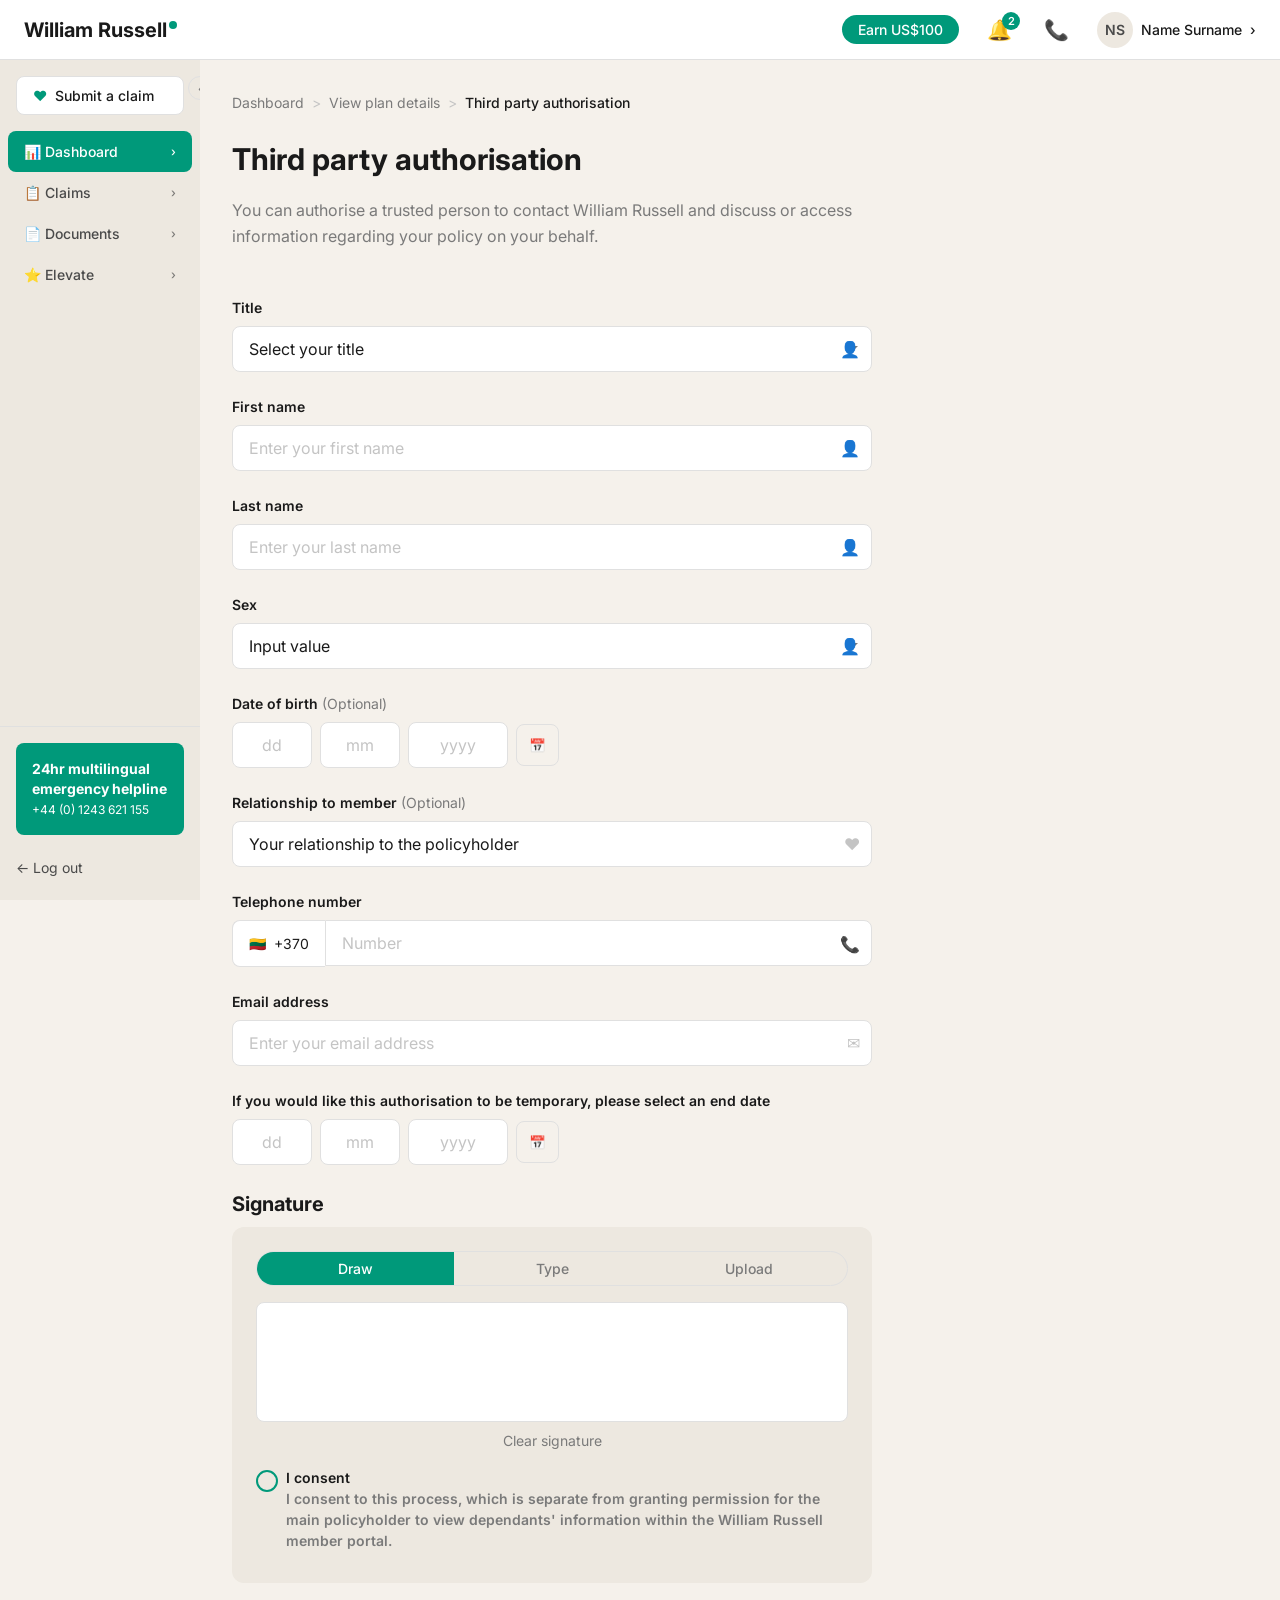
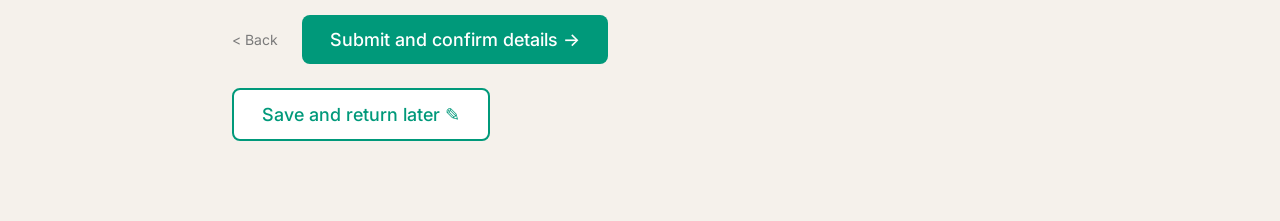
<file: third-party-auth.html>
<!DOCTYPE html>
<html lang="en">
<head>
  <meta charset="UTF-8">
  <meta name="viewport" content="width=device-width, initial-scale=1.0">
  <title>Third Party Authorisation - William Russell</title>
  <link rel="preconnect" href="https://fonts.googleapis.com">
  <link href="https://fonts.googleapis.com/css2?family=Inter:wght@400;500;600;700&display=swap" rel="stylesheet">
  <link rel="stylesheet" href="css/styles.css">
</head>
<body>
  <header class="topbar">
    <button class="topbar__mobile-menu" aria-label="Menu">&#x2630;</button>
    <a href="dashboard.html" class="topbar__logo">William Russell<span class="dot"></span></a>
    <div class="topbar__actions">
      <button class="topbar__referral">Earn US$100</button>
      <button class="topbar__icon-btn" aria-label="Notifications">&#x1F514;<span class="badge">2</span></button>
      <button class="topbar__icon-btn" aria-label="Call us">&#x1F4DE;</button>
      <button class="topbar__user"><span class="topbar__avatar">NS</span><span>Name Surname</span><span>&#x203A;</span></button>
    </div>
  </header>

  <div class="app-layout">
    <nav class="sidebar" aria-label="Main navigation">
      <button class="sidebar__collapse" aria-label="Collapse sidebar">&#x2039;</button>
      <button class="sidebar__submit-claim">Submit a claim</button>
      <div class="sidebar__nav">
        <a href="dashboard.html" class="sidebar__nav-item sidebar__nav-item--active"><span>&#x1F4CA; Dashboard</span><span class="sidebar__nav-arrow">&#x203A;</span></a>
        <a href="claims.html" class="sidebar__nav-item"><span>&#x1F4CB; Claims</span><span class="sidebar__nav-arrow">&#x203A;</span></a>
        <a href="#" class="sidebar__nav-item"><span>&#x1F4C4; Documents</span><span class="sidebar__nav-arrow">&#x203A;</span></a>
        <a href="#" class="sidebar__nav-item"><span>&#x2B50; Elevate</span><span class="sidebar__nav-arrow">&#x203A;</span></a>
      </div>
      <div class="sidebar__footer">
        <div class="sidebar__emergency"><strong>24hr multilingual emergency helpline</strong>+44 (0) 1243 621 155</div>
        <button class="sidebar__logout">&#x2190; Log out</button>
      </div>
    </nav>

    <main class="main-content">
      <div class="main-content__inner" style="max-width: 640px;">
        <div class="breadcrumbs">
          <a href="dashboard.html">Dashboard</a>
          <span class="breadcrumbs__sep">&gt;</span>
          <a href="plan-health-view.html">View plan details</a>
          <span class="breadcrumbs__sep">&gt;</span>
          <span class="breadcrumbs__current">Third party authorisation</span>
        </div>

        <h1 style="font-size: var(--font-size-3xl); font-weight: 700; margin-bottom: var(--space-md);">Third party authorisation</h1>
        <p class="text-grey" style="margin-bottom: var(--space-2xl); line-height: 1.6;">
          You can authorise a trusted person to contact William Russell and discuss or access information regarding your policy on your behalf.
        </p>

        <form>
          <div class="form-group">
            <label for="title">Title</label>
            <div class="form-input-wrapper">
              <select id="title" class="form-input form-input--with-icon">
                <option value="">Select your title</option>
                <option>Mr</option>
                <option>Mrs</option>
                <option>Ms</option>
                <option>Dr</option>
              </select>
              <span class="input-icon">&#x1F464;</span>
            </div>
          </div>

          <div class="form-group">
            <label for="first-name">First name</label>
            <div class="form-input-wrapper">
              <input type="text" id="first-name" class="form-input form-input--with-icon" placeholder="Enter your first name">
              <span class="input-icon">&#x1F464;</span>
            </div>
          </div>

          <div class="form-group">
            <label for="last-name">Last name</label>
            <div class="form-input-wrapper">
              <input type="text" id="last-name" class="form-input form-input--with-icon" placeholder="Enter your last name">
              <span class="input-icon">&#x1F464;</span>
            </div>
          </div>

          <div class="form-group">
            <label for="sex">Sex</label>
            <div class="form-input-wrapper">
              <select id="sex" class="form-input form-input--with-icon">
                <option value="">Input value</option>
                <option>Male</option>
                <option>Female</option>
                <option>Other</option>
              </select>
              <span class="input-icon">&#x1F464;</span>
            </div>
          </div>

          <div class="form-group">
            <label>Date of birth <span class="optional">(Optional)</span></label>
            <div class="date-inputs">
              <input type="text" class="form-input" placeholder="dd" maxlength="2" style="max-width: 80px;">
              <input type="text" class="form-input" placeholder="mm" maxlength="2" style="max-width: 80px;">
              <input type="text" class="form-input" placeholder="yyyy" maxlength="4" style="max-width: 100px;">
              <button type="button" class="calendar-btn" aria-label="Open calendar">&#x1F4C5;</button>
            </div>
          </div>

          <div class="form-group">
            <label for="relationship">Relationship to member <span class="optional">(Optional)</span></label>
            <div class="form-input-wrapper">
              <select id="relationship" class="form-input form-input--with-icon">
                <option value="">Your relationship to the policyholder</option>
                <option>Spouse</option>
                <option>Parent</option>
                <option>Child</option>
                <option>Sibling</option>
                <option>Other</option>
              </select>
              <span class="input-icon">&#x2665;</span>
            </div>
          </div>

          <div class="form-group">
            <label>Telephone number</label>
            <div class="phone-input">
              <div class="phone-input__country">
                <span>&#x1F1F1;&#x1F1F9;</span> +370
              </div>
              <div class="form-input-wrapper" style="flex: 1;">
                <input type="tel" class="form-input phone-input__number form-input--with-icon" placeholder="Number">
                <span class="input-icon">&#x1F4DE;</span>
              </div>
            </div>
          </div>

          <div class="form-group">
            <label for="email">Email address</label>
            <div class="form-input-wrapper">
              <input type="email" id="email" class="form-input form-input--with-icon" placeholder="Enter your email address">
              <span class="input-icon">&#x2709;</span>
            </div>
          </div>

          <div class="form-group">
            <label>If you would like this authorisation to be temporary, please select an end date</label>
            <div class="date-inputs">
              <input type="text" class="form-input" placeholder="dd" maxlength="2" style="max-width: 80px;">
              <input type="text" class="form-input" placeholder="mm" maxlength="2" style="max-width: 80px;">
              <input type="text" class="form-input" placeholder="yyyy" maxlength="4" style="max-width: 100px;">
              <button type="button" class="calendar-btn" aria-label="Open calendar">&#x1F4C5;</button>
            </div>
          </div>

          <!-- Signature -->
          <div class="form-group">
            <label style="font-size: var(--font-size-xl); font-weight: 700;">Signature</label>

            <div style="background: var(--wr-cream-dark); border-radius: var(--radius-lg); padding: var(--space-lg);">
              <div class="signature-tabs">
                <button type="button" class="active">Draw</button>
                <button type="button">Type</button>
                <button type="button">Upload</button>
              </div>
              <div class="signature-pad"></div>
              <p class="text-sm text-grey" style="text-align: center; margin-bottom: var(--space-md);">Clear signature</p>

              <div class="consent-row">
                <input type="checkbox" id="consent" class="consent-check">
                <label for="consent" class="text-sm">
                  I consent<br>
                  <span class="text-grey">I consent to this process, which is separate from granting permission for the main policyholder to view dependants' information within the William Russell member portal.</span>
                </label>
              </div>
            </div>
          </div>

          <!-- Action Buttons -->
          <div style="display: flex; align-items: center; gap: var(--space-lg); margin-top: var(--space-xl); flex-wrap: wrap;">
            <a href="plan-health-view.html" class="text-grey text-sm">&lt; Back</a>
            <button type="submit" class="btn btn--primary btn--lg">Submit and confirm details &#x2192;</button>
            <button type="button" class="btn btn--outline btn--lg">Save and return later &#x270E;</button>
          </div>
        </form>
      </div>
    </main>
  </div>

  <script src="js/app.js"></script>
</body>
</html>
</file>
<file: css/styles.css>
/* ===== CSS Custom Properties ===== */
:root {
  /* Brand colours */
  --wr-green: #00997A;
  --wr-green-dark: #007A62;
  --wr-green-light: #E6F5F1;
  --wr-pink: #E8788A;
  --wr-cream: #F5F1EB;
  --wr-cream-dark: #EDE8E0;
  --wr-white: #FFFFFF;
  --wr-black: #1A1A1A;
  --wr-grey-dark: #4A4A4A;
  --wr-grey: #7A7A7A;
  --wr-grey-light: #C4C4C4;
  --wr-grey-border: #E0E0E0;
  --wr-red: #D94040;
  --wr-orange: #E68A3C;
  --wr-yellow: #D4A843;
  --wr-blue: #2D6B9E;
  --wr-purple: #6B3FA0;

  /* Plan gradient colours */
  --plan-health-start: #1A5C4F;
  --plan-health-end: #2A8A7A;
  --plan-life-start: #1A3D5C;
  --plan-life-end: #2A6B9E;
  --plan-income-start: #4A2D6B;
  --plan-income-end: #7A4FAA;

  /* Typography */
  --font-family: 'Inter', -apple-system, BlinkMacSystemFont, 'Segoe UI', Roboto, sans-serif;
  --font-size-xs: 0.75rem;
  --font-size-sm: 0.875rem;
  --font-size-base: 1rem;
  --font-size-lg: 1.125rem;
  --font-size-xl: 1.25rem;
  --font-size-2xl: 1.5rem;
  --font-size-3xl: 1.875rem;

  /* Spacing */
  --space-xs: 0.25rem;
  --space-sm: 0.5rem;
  --space-md: 1rem;
  --space-lg: 1.5rem;
  --space-xl: 2rem;
  --space-2xl: 3rem;

  /* Layout */
  --sidebar-width: 200px;
  --sidebar-collapsed: 60px;
  --topbar-height: 60px;
  --right-rail-width: 280px;
  --bottom-toolbar-height: 48px;
  --content-max-width: 720px;

  /* Shadows */
  --shadow-sm: 0 1px 3px rgba(0,0,0,0.08);
  --shadow-md: 0 2px 8px rgba(0,0,0,0.1);
  --shadow-lg: 0 4px 16px rgba(0,0,0,0.12);

  /* Borders */
  --radius-sm: 4px;
  --radius-md: 8px;
  --radius-lg: 12px;
  --radius-xl: 16px;
  --radius-full: 9999px;
}

/* ===== Reset & Base ===== */
*, *::before, *::after { box-sizing: border-box; margin: 0; padding: 0; }

html { font-size: 16px; -webkit-text-size-adjust: 100%; }

body {
  font-family: var(--font-family);
  font-size: var(--font-size-base);
  color: var(--wr-black);
  background: var(--wr-cream);
  line-height: 1.5;
  min-height: 100vh;
}

a { color: var(--wr-green); text-decoration: none; }
a:hover { text-decoration: underline; }

img { max-width: 100%; display: block; }

button { cursor: pointer; font-family: inherit; }

ul, ol { list-style: none; }

/* ===== Utility Classes ===== */
.sr-only {
  position: absolute; width: 1px; height: 1px; padding: 0;
  margin: -1px; overflow: hidden; clip: rect(0,0,0,0);
  white-space: nowrap; border: 0;
}

.text-green { color: var(--wr-green); }
.text-grey { color: var(--wr-grey); }
.text-red { color: var(--wr-red); }
.text-sm { font-size: var(--font-size-sm); }
.text-xs { font-size: var(--font-size-xs); }

.fw-bold { font-weight: 600; }
.fw-medium { font-weight: 500; }

/* ===== Top Navigation Bar ===== */
.topbar {
  position: sticky;
  top: 0;
  z-index: 100;
  display: flex;
  align-items: center;
  justify-content: space-between;
  height: var(--topbar-height);
  padding: 0 var(--space-lg);
  background: var(--wr-white);
  border-bottom: 1px solid var(--wr-grey-border);
}

.topbar__logo {
  font-size: var(--font-size-xl);
  font-weight: 700;
  color: var(--wr-black);
  white-space: nowrap;
}

.topbar__logo:hover { text-decoration: none; }

.topbar__logo .dot {
  display: inline-block;
  width: 8px;
  height: 8px;
  background: var(--wr-green);
  border-radius: 50%;
  vertical-align: super;
  margin-left: 2px;
}

.topbar__actions {
  display: flex;
  align-items: center;
  gap: var(--space-lg);
}

.topbar__referral {
  display: inline-flex;
  align-items: center;
  padding: 6px 16px;
  background: var(--wr-green);
  color: var(--wr-white);
  border-radius: var(--radius-full);
  font-size: var(--font-size-sm);
  font-weight: 500;
  border: none;
  white-space: nowrap;
}

.topbar__icon-btn {
  position: relative;
  background: none;
  border: none;
  color: var(--wr-grey-dark);
  font-size: 1.25rem;
  padding: var(--space-xs);
}

.topbar__icon-btn .badge {
  position: absolute;
  top: -2px;
  right: -4px;
  width: 18px;
  height: 18px;
  background: var(--wr-green);
  color: var(--wr-white);
  font-size: 11px;
  font-weight: 600;
  border-radius: 50%;
  display: flex;
  align-items: center;
  justify-content: center;
}

.topbar__user {
  display: flex;
  align-items: center;
  gap: var(--space-sm);
  background: none;
  border: none;
  font-size: var(--font-size-sm);
  font-weight: 500;
  color: var(--wr-black);
}

.topbar__avatar {
  width: 36px;
  height: 36px;
  border-radius: 50%;
  background: var(--wr-cream-dark);
  display: flex;
  align-items: center;
  justify-content: center;
  font-size: var(--font-size-sm);
  font-weight: 600;
  color: var(--wr-grey-dark);
}

/* ===== Sidebar ===== */
.sidebar {
  position: fixed;
  top: var(--topbar-height);
  left: 0;
  bottom: 0;
  width: var(--sidebar-width);
  background: var(--wr-cream-dark);
  display: flex;
  flex-direction: column;
  z-index: 90;
  transition: width 0.2s ease;
  overflow-y: auto;
}

.sidebar__submit-claim {
  display: flex;
  align-items: center;
  gap: var(--space-sm);
  margin: var(--space-md);
  padding: 10px var(--space-md);
  background: var(--wr-white);
  border: 1px solid var(--wr-grey-border);
  border-radius: var(--radius-md);
  font-size: var(--font-size-sm);
  font-weight: 500;
  color: var(--wr-black);
  white-space: nowrap;
}

.sidebar__submit-claim::before {
  content: "\2665";
  color: var(--wr-green);
}

.sidebar__collapse {
  position: absolute;
  top: var(--space-md);
  right: -12px;
  width: 24px;
  height: 24px;
  background: var(--wr-cream-dark);
  border: 1px solid var(--wr-grey-border);
  border-radius: 50%;
  display: flex;
  align-items: center;
  justify-content: center;
  font-size: 12px;
  color: var(--wr-grey);
  z-index: 5;
}

.sidebar__nav {
  flex: 1;
  padding: 0 var(--space-sm);
}

.sidebar__nav-item {
  display: flex;
  align-items: center;
  justify-content: space-between;
  padding: 10px var(--space-md);
  border-radius: var(--radius-md);
  font-size: var(--font-size-sm);
  font-weight: 500;
  color: var(--wr-grey-dark);
  transition: background 0.15s;
}

.sidebar__nav-item:hover {
  background: rgba(0,0,0,0.04);
  text-decoration: none;
}

.sidebar__nav-item--active {
  background: var(--wr-green);
  color: var(--wr-white);
}

.sidebar__nav-item--active:hover {
  background: var(--wr-green-dark);
  color: var(--wr-white);
}

.sidebar__nav-item--active .sidebar__nav-arrow {
  color: var(--wr-white);
  opacity: 1;
}

.sidebar__nav-icon {
  margin-right: var(--space-sm);
  font-size: 1rem;
}

.sidebar__nav-arrow {
  font-size: 12px;
  opacity: 0.7;
}

.sidebar__footer {
  padding: var(--space-md);
  border-top: 1px solid var(--wr-grey-border);
}

.sidebar__emergency {
  background: var(--wr-green);
  color: var(--wr-white);
  padding: var(--space-md);
  border-radius: var(--radius-md);
  font-size: var(--font-size-xs);
  line-height: 1.4;
  margin-bottom: var(--space-md);
}

.sidebar__emergency strong {
  display: block;
  font-size: var(--font-size-sm);
  margin-bottom: var(--space-xs);
}

.sidebar__logout {
  display: flex;
  align-items: center;
  gap: var(--space-sm);
  background: none;
  border: none;
  font-size: var(--font-size-sm);
  color: var(--wr-grey-dark);
  padding: var(--space-sm) 0;
}

/* ===== Mobile Menu Toggle ===== */
.topbar__mobile-menu {
  display: none;
  background: none;
  border: none;
  font-size: 1.5rem;
  color: var(--wr-grey-dark);
  padding: var(--space-xs);
}

@media (max-width: 768px) {
  .topbar__mobile-menu { display: flex; align-items: center; }
  .sidebar--open { display: flex; width: 260px; }
}

/* ===== Select Styling ===== */
select.form-input {
  appearance: none;
  -webkit-appearance: none;
  background-image: url("data:image/svg+xml,%3Csvg xmlns='http://www.w3.org/2000/svg' width='12' height='12' viewBox='0 0 12 12'%3E%3Cpath fill='%237A7A7A' d='M6 8L1 3h10z'/%3E%3C/svg%3E");
  background-repeat: no-repeat;
  background-position: right 12px center;
}

/* ===== Main Layout ===== */
.app-layout {
  display: flex;
  min-height: calc(100vh - var(--topbar-height));
  padding-top: 0;
}

.main-content {
  flex: 1;
  margin-left: var(--sidebar-width);
  padding: var(--space-xl);
  padding-bottom: calc(var(--bottom-toolbar-height) + var(--space-xl));
  min-width: 0;
}

.main-content__inner {
  max-width: var(--content-max-width);
}

/* ===== Right Rail ===== */
.right-rail {
  width: var(--right-rail-width);
  flex-shrink: 0;
  padding: var(--space-xl) var(--space-md);
  display: flex;
  flex-direction: column;
  gap: var(--space-lg);
}

.right-rail__card {
  background: var(--wr-white);
  border-radius: var(--radius-md);
  padding: var(--space-lg);
}

.right-rail__card--green {
  background: var(--wr-green);
  color: var(--wr-white);
}

.right-rail__card--dark {
  background: var(--wr-black);
  color: var(--wr-white);
}

.right-rail__card h3 {
  font-size: var(--font-size-lg);
  font-weight: 600;
  margin-bottom: var(--space-sm);
}

.right-rail__card p {
  font-size: var(--font-size-sm);
  line-height: 1.5;
  opacity: 0.9;
}

/* ===== Breadcrumbs ===== */
.breadcrumbs {
  display: flex;
  align-items: center;
  gap: var(--space-sm);
  font-size: var(--font-size-sm);
  color: var(--wr-grey);
  margin-bottom: var(--space-lg);
  flex-wrap: wrap;
}

.breadcrumbs a { color: var(--wr-grey); }
.breadcrumbs a:hover { color: var(--wr-green); }
.breadcrumbs__sep { color: var(--wr-grey-light); }
.breadcrumbs__current { color: var(--wr-black); font-weight: 500; }

/* ===== Plan Header Card ===== */
.plan-header {
  border-radius: var(--radius-lg);
  padding: var(--space-xl);
  color: var(--wr-white);
  position: relative;
  overflow: hidden;
}

.plan-header--health {
  background: linear-gradient(135deg, var(--plan-health-start), var(--plan-health-end));
}

.plan-header--life {
  background: linear-gradient(135deg, var(--plan-life-start), var(--plan-life-end));
}

.plan-header--income {
  background: linear-gradient(135deg, var(--plan-income-start), var(--plan-income-end));
}

.plan-header__top {
  display: flex;
  justify-content: space-between;
  align-items: flex-start;
  margin-bottom: var(--space-md);
}

.plan-header__identity {
  display: flex;
  align-items: center;
  gap: var(--space-md);
}

.plan-header__illustration {
  width: 64px;
  height: 64px;
  background: rgba(255,255,255,0.15);
  border-radius: var(--radius-md);
  display: flex;
  align-items: center;
  justify-content: center;
  font-size: 2rem;
}

.plan-header__name {
  font-size: var(--font-size-lg);
  font-weight: 600;
}

.plan-header__id {
  font-size: var(--font-size-sm);
  opacity: 0.8;
}

.plan-header__actions {
  display: flex;
  gap: var(--space-md);
}

.plan-header__action-link {
  color: var(--wr-white);
  font-size: var(--font-size-sm);
  font-weight: 500;
  display: flex;
  align-items: center;
  gap: var(--space-xs);
}

.plan-header__action-link:hover { opacity: 0.85; text-decoration: none; }

.plan-header__plan-info {
  display: flex;
  align-items: center;
  gap: var(--space-sm);
  font-size: var(--font-size-sm);
  margin-bottom: var(--space-sm);
}

.plan-header__plan-info .icon { opacity: 0.8; }

.plan-header__limit {
  font-size: var(--font-size-lg);
  font-weight: 600;
  text-align: right;
}

.plan-header__tags {
  display: flex;
  flex-wrap: wrap;
  gap: var(--space-sm);
  margin-top: var(--space-md);
}

.plan-tag {
  display: inline-block;
  padding: 4px 12px;
  border: 1px solid rgba(255,255,255,0.5);
  border-radius: var(--radius-full);
  font-size: var(--font-size-xs);
  font-weight: 500;
  color: var(--wr-white);
}

/* Plan meta row beneath header card */
.plan-meta {
  display: flex;
  justify-content: space-between;
  align-items: center;
  padding: var(--space-md) 0;
  font-size: var(--font-size-sm);
  color: var(--wr-grey-dark);
  border-bottom: 1px solid var(--wr-grey-border);
  margin-bottom: var(--space-lg);
}

.plan-meta__premium .label { color: var(--wr-grey); }
.plan-meta__premium .value { font-size: var(--font-size-lg); font-weight: 600; }

.plan-meta__renewal {
  display: flex;
  align-items: center;
  gap: var(--space-sm);
  text-align: right;
  font-size: var(--font-size-sm);
}

/* ===== Quick Actions Row ===== */
.quick-actions {
  display: flex;
  gap: var(--space-xl);
  margin-bottom: var(--space-2xl);
  padding-bottom: var(--space-lg);
}

.quick-action {
  display: flex;
  align-items: center;
  gap: var(--space-sm);
  background: none;
  border: none;
  font-size: var(--font-size-sm);
  color: var(--wr-grey-dark);
  cursor: pointer;
}

.quick-action__icon {
  width: 40px;
  height: 40px;
  border-radius: 50%;
  display: flex;
  align-items: center;
  justify-content: center;
  font-size: 1.25rem;
}

.quick-action__icon--blue { background: #E3F0FA; color: var(--wr-blue); }
.quick-action__icon--pink { background: #FCEEF0; color: var(--wr-pink); }
.quick-action__icon--green { background: var(--wr-green-light); color: var(--wr-green); }

/* ===== Section Headings ===== */
.section-heading {
  display: flex;
  align-items: center;
  gap: var(--space-sm);
  font-size: var(--font-size-2xl);
  font-weight: 700;
  margin-bottom: var(--space-lg);
}

.section-heading__icon {
  font-size: 1.5rem;
}

/* ===== Accordion ===== */
.accordion { margin-bottom: var(--space-lg); }

.accordion__item {
  border: 1px solid var(--wr-grey-border);
  border-radius: var(--radius-md);
  margin-bottom: var(--space-sm);
  background: var(--wr-white);
  overflow: hidden;
}

.accordion__trigger {
  display: flex;
  align-items: center;
  justify-content: space-between;
  width: 100%;
  padding: var(--space-md) var(--space-lg);
  background: none;
  border: none;
  font-size: var(--font-size-base);
  font-weight: 500;
  color: var(--wr-black);
  text-align: left;
}

.accordion__trigger:hover { background: rgba(0,0,0,0.02); }

.accordion__icon {
  font-size: 1.25rem;
  color: var(--wr-grey);
  flex-shrink: 0;
  transition: transform 0.2s;
}

.accordion__content {
  display: none;
  padding: 0 var(--space-lg) var(--space-lg);
  font-size: var(--font-size-sm);
  color: var(--wr-grey-dark);
  line-height: 1.6;
}

.accordion__item--open .accordion__content { display: block; }
.accordion__item--open .accordion__icon { transform: rotate(45deg); }

.accordion__content .benefit-row {
  display: flex;
  justify-content: space-between;
  align-items: baseline;
  padding: var(--space-sm) 0;
  border-bottom: 1px solid var(--wr-grey-border);
}

.accordion__content .benefit-row:last-child { border-bottom: none; }

.benefit-row .eligible { color: var(--wr-red); font-size: var(--font-size-sm); }

.accordion__content ul {
  list-style: disc;
  padding-left: var(--space-lg);
  margin-top: var(--space-sm);
}

.accordion__content ul li {
  margin-bottom: var(--space-xs);
  font-size: var(--font-size-sm);
}

.accordion__content .manage-link {
  display: flex;
  align-items: center;
  justify-content: flex-end;
  gap: var(--space-xs);
  margin-top: var(--space-md);
  font-size: var(--font-size-sm);
  font-weight: 500;
  color: var(--wr-green);
}

/* Progress bar within accordion */
.progress-bar {
  height: 6px;
  background: var(--wr-grey-border);
  border-radius: var(--radius-full);
  overflow: hidden;
  margin: var(--space-sm) 0;
}

.progress-bar__fill {
  height: 100%;
  background: var(--wr-green);
  border-radius: var(--radius-full);
}

/* ===== Tabs ===== */
.tabs {
  display: flex;
  border-radius: var(--radius-full);
  border: 1px solid var(--wr-grey-border);
  overflow: hidden;
  margin-bottom: var(--space-lg);
}

.tabs__tab {
  flex: 1;
  padding: 10px var(--space-md);
  background: none;
  border: none;
  font-size: var(--font-size-sm);
  font-weight: 500;
  color: var(--wr-green);
  text-align: center;
  transition: background 0.15s, color 0.15s;
}

.tabs__tab:hover { background: var(--wr-green-light); }

.tabs__tab--active {
  background: var(--wr-green);
  color: var(--wr-white);
}

.tabs__tab--active:hover { background: var(--wr-green-dark); }

.tab-panel { display: none; }
.tab-panel--active { display: block; }

/* ===== Dependant Pills ===== */
.dependant-pills {
  display: flex;
  flex-wrap: wrap;
  gap: var(--space-sm);
  margin-bottom: var(--space-lg);
}

.dependant-pill {
  padding: 8px 16px;
  border: 2px solid var(--wr-green);
  border-radius: var(--radius-full);
  font-size: var(--font-size-sm);
  font-weight: 500;
  color: var(--wr-green);
  background: none;
  cursor: pointer;
  transition: background 0.15s, color 0.15s;
}

.dependant-pill--active {
  background: var(--wr-green);
  color: var(--wr-white);
}

/* ===== Cards ===== */
.card {
  background: var(--wr-white);
  border-radius: var(--radius-md);
  padding: var(--space-lg);
  box-shadow: var(--shadow-sm);
}

.card--clickable { cursor: pointer; transition: box-shadow 0.15s; }
.card--clickable:hover { box-shadow: var(--shadow-md); }

.card__row {
  display: flex;
  align-items: center;
  justify-content: space-between;
}

/* ===== Dashboard Policy Cards ===== */
.policy-card {
  border-radius: var(--radius-lg);
  overflow: hidden;
  margin-bottom: var(--space-md);
}

.policy-card__header {
  padding: var(--space-lg);
  color: var(--wr-white);
  display: flex;
  justify-content: space-between;
  align-items: flex-start;
}

.policy-card__header--health {
  background: linear-gradient(135deg, var(--plan-health-start), var(--plan-health-end));
}

.policy-card__header--life {
  background: linear-gradient(135deg, var(--plan-life-start), var(--plan-life-end));
}

.policy-card__header--income {
  background: linear-gradient(135deg, var(--plan-income-start), var(--plan-income-end));
}

.policy-card__identity {
  display: flex;
  align-items: center;
  gap: var(--space-md);
}

.policy-card__illustration {
  width: 56px;
  height: 56px;
  background: rgba(255,255,255,0.15);
  border-radius: var(--radius-md);
  display: flex;
  align-items: center;
  justify-content: center;
  font-size: 1.75rem;
}

.policy-card__name { font-weight: 600; }
.policy-card__id { font-size: var(--font-size-sm); opacity: 0.8; }

.policy-card__plan-row {
  display: flex;
  align-items: center;
  gap: var(--space-sm);
  margin-top: var(--space-xs);
  font-size: var(--font-size-sm);
}

.policy-card__limit {
  font-size: var(--font-size-lg);
  font-weight: 600;
}

.policy-card__actions {
  display: flex;
  gap: var(--space-md);
}

.policy-card__action {
  color: var(--wr-white);
  font-size: var(--font-size-sm);
  font-weight: 500;
  display: flex;
  align-items: center;
  gap: 4px;
}

.policy-card__action:hover { opacity: 0.85; text-decoration: none; }

.policy-card__footer {
  background: var(--wr-white);
  padding: var(--space-md) var(--space-lg);
  display: flex;
  justify-content: space-between;
  align-items: center;
  font-size: var(--font-size-sm);
}

.policy-card__sub-member {
  padding: var(--space-md) var(--space-lg);
  background: var(--wr-white);
  border-top: 1px solid var(--wr-grey-border);
  display: flex;
  justify-content: space-between;
  align-items: center;
  font-size: var(--font-size-sm);
}

/* ===== Claims ===== */
.claim-actions {
  display: grid;
  grid-template-columns: 1fr 1fr;
  gap: var(--space-md);
  margin-bottom: var(--space-2xl);
}

.claim-action-card {
  background: var(--wr-cream-dark);
  border-radius: var(--radius-md);
  padding: var(--space-lg);
}

.claim-action-card__icon {
  font-size: 2rem;
  margin-bottom: var(--space-md);
  color: var(--wr-green);
}

.claim-action-card h3 {
  font-size: var(--font-size-base);
  font-weight: 600;
  margin-bottom: var(--space-sm);
}

.claim-action-card p {
  font-size: var(--font-size-sm);
  color: var(--wr-grey-dark);
  line-height: 1.5;
  margin-bottom: var(--space-md);
}

.claim-action-card .btn { font-size: var(--font-size-sm); }

.claim-item {
  border: 1px solid var(--wr-grey-border);
  border-radius: var(--radius-md);
  margin-bottom: var(--space-sm);
  background: var(--wr-white);
  overflow: hidden;
}

.claim-item__header {
  display: flex;
  align-items: center;
  justify-content: space-between;
  padding: var(--space-md) var(--space-lg);
}

.claim-item__title { font-weight: 600; }

.claim-item__actions {
  display: flex;
  align-items: center;
  gap: var(--space-sm);
}

.claim-item__action-btn {
  background: none;
  border: none;
  color: var(--wr-grey);
  font-size: 1rem;
  padding: 4px;
}

.claim-item__row {
  display: flex;
  align-items: center;
  justify-content: space-between;
  padding: var(--space-sm) var(--space-lg);
  font-size: var(--font-size-sm);
}

.claim-item__row:last-child {
  padding-bottom: var(--space-md);
}

/* Status badges */
.status-badge {
  display: inline-block;
  padding: 4px 12px;
  border-radius: var(--radius-full);
  font-size: var(--font-size-xs);
  font-weight: 600;
  color: var(--wr-white);
}

.status-badge--additional { background: var(--wr-orange); }
.status-badge--pending { background: var(--wr-yellow); }
.status-badge--partial { background: #5BA88C; }
.status-badge--acknowledged { background: var(--wr-blue); }
.status-badge--submitted { background: var(--wr-green); }
.status-badge--declined { background: var(--wr-red); }
.status-badge--approved { background: var(--wr-green); }

/* ===== Buttons ===== */
.btn {
  display: inline-flex;
  align-items: center;
  gap: var(--space-sm);
  padding: 10px 20px;
  border-radius: var(--radius-md);
  font-size: var(--font-size-base);
  font-weight: 500;
  border: none;
  transition: background 0.15s;
}

.btn--primary {
  background: var(--wr-green);
  color: var(--wr-white);
}
.btn--primary:hover { background: var(--wr-green-dark); }

.btn--outline {
  background: var(--wr-white);
  color: var(--wr-green);
  border: 2px solid var(--wr-green);
}
.btn--outline:hover { background: var(--wr-green-light); }

.btn--ghost {
  background: none;
  color: var(--wr-green);
  padding: var(--space-sm) 0;
}

.btn--lg { padding: 14px 28px; font-size: var(--font-size-lg); }

/* ===== Forms ===== */
.form-group {
  margin-bottom: var(--space-lg);
}

.form-group label {
  display: block;
  font-size: var(--font-size-sm);
  font-weight: 600;
  margin-bottom: var(--space-sm);
  color: var(--wr-black);
}

.form-group .optional {
  color: var(--wr-grey);
  font-weight: 400;
}

.form-input {
  width: 100%;
  padding: 12px var(--space-md);
  border: 1px solid var(--wr-grey-border);
  border-radius: var(--radius-md);
  font-size: var(--font-size-base);
  font-family: inherit;
  color: var(--wr-black);
  background: var(--wr-white);
  transition: border-color 0.15s;
}

.form-input:focus {
  outline: none;
  border-color: var(--wr-green);
  box-shadow: 0 0 0 3px rgba(0,153,122,0.1);
}

.form-input::placeholder { color: var(--wr-grey-light); }

.form-input--with-icon {
  padding-right: 44px;
}

.form-input-wrapper {
  position: relative;
}

.form-input-wrapper .input-icon {
  position: absolute;
  right: 12px;
  top: 50%;
  transform: translateY(-50%);
  color: var(--wr-grey-light);
  pointer-events: none;
}

.form-row {
  display: flex;
  gap: var(--space-md);
}

.form-row > * { flex: 1; }

/* Date inputs */
.date-inputs {
  display: flex;
  gap: var(--space-sm);
  align-items: center;
}

.date-inputs .form-input { text-align: center; }
.date-inputs .calendar-btn {
  background: none;
  border: 1px solid var(--wr-grey-border);
  border-radius: var(--radius-md);
  padding: 12px;
  color: var(--wr-grey);
  cursor: pointer;
}

/* Phone input */
.phone-input {
  display: flex;
  gap: 0;
}

.phone-input__country {
  display: flex;
  align-items: center;
  gap: var(--space-sm);
  padding: 12px var(--space-md);
  border: 1px solid var(--wr-grey-border);
  border-right: none;
  border-radius: var(--radius-md) 0 0 var(--radius-md);
  background: var(--wr-white);
  font-size: var(--font-size-sm);
  white-space: nowrap;
}

.phone-input__number {
  flex: 1;
  border-radius: 0 var(--radius-md) var(--radius-md) 0;
}

.phone-input .form-input-wrapper {
  flex: 1;
}

.phone-input .form-input-wrapper .phone-input__number {
  border-radius: 0 var(--radius-md) var(--radius-md) 0;
}

/* Signature pad */
.signature-tabs {
  display: flex;
  border-radius: var(--radius-full);
  border: 1px solid var(--wr-grey-border);
  overflow: hidden;
  margin-bottom: var(--space-md);
}

.signature-tabs button {
  flex: 1;
  padding: 8px;
  background: none;
  border: none;
  font-size: var(--font-size-sm);
  font-weight: 500;
  color: var(--wr-grey);
}

.signature-tabs button.active {
  background: var(--wr-green);
  color: var(--wr-white);
}

.signature-pad {
  width: 100%;
  height: 120px;
  border: 1px solid var(--wr-grey-border);
  border-radius: var(--radius-md);
  background: var(--wr-white);
  margin-bottom: var(--space-sm);
}

.consent-row {
  display: flex;
  align-items: flex-start;
  gap: var(--space-sm);
  margin-top: var(--space-md);
}

.consent-row input[type="checkbox"] {
  margin-top: 3px;
  accent-color: var(--wr-green);
}

.consent-check {
  -webkit-appearance: none;
  appearance: none;
  width: 22px;
  height: 22px;
  border: 2px solid var(--wr-green);
  border-radius: 50%;
  flex-shrink: 0;
  cursor: pointer;
  position: relative;
}

.consent-check:checked {
  background: var(--wr-green);
}

.consent-check:checked::after {
  content: "\2713";
  position: absolute;
  top: 50%;
  left: 50%;
  transform: translate(-50%, -50%);
  color: var(--wr-white);
  font-size: 12px;
  font-weight: 700;
}

/* ===== Do More With Us Cards ===== */
.do-more {
  margin-top: var(--space-2xl);
}

.do-more__grid {
  display: grid;
  grid-template-columns: repeat(4, 1fr);
  gap: var(--space-md);
}

.do-more__card {
  background: var(--wr-white);
  border-radius: var(--radius-md);
  padding: var(--space-lg);
  transition: box-shadow 0.15s;
}

.do-more__card:hover { box-shadow: var(--shadow-md); }

.do-more__card h4 { font-size: var(--font-size-base); font-weight: 600; margin-bottom: var(--space-xs); }
.do-more__card p { font-size: var(--font-size-sm); color: var(--wr-grey); margin-bottom: var(--space-md); }

.do-more__card-illustration {
  width: 100%;
  height: 80px;
  background: var(--wr-cream);
  border-radius: var(--radius-sm);
  display: flex;
  align-items: center;
  justify-content: center;
  font-size: 2rem;
}

/* ===== Bottom Toolbar ===== */
.bottom-toolbar {
  position: fixed;
  bottom: 0;
  left: var(--sidebar-width);
  right: 0;
  height: var(--bottom-toolbar-height);
  background: var(--wr-white);
  border-top: 1px solid var(--wr-grey-border);
  display: flex;
  align-items: center;
  justify-content: center;
  gap: var(--space-xl);
  z-index: 80;
  padding: 0 var(--space-lg);
}

.bottom-toolbar__item {
  display: flex;
  align-items: center;
  gap: var(--space-sm);
  font-size: var(--font-size-sm);
  color: var(--wr-grey-dark);
  background: none;
  border: none;
  white-space: nowrap;
}

.bottom-toolbar__item:hover { color: var(--wr-green); }

.bottom-toolbar__more {
  width: 32px;
  height: 32px;
  border-radius: 50%;
  border: 1px solid var(--wr-grey-border);
  background: none;
  display: flex;
  align-items: center;
  justify-content: center;
  font-size: 1rem;
  color: var(--wr-grey);
}

/* ===== Policy type filter pills ===== */
.policy-filters {
  display: flex;
  gap: var(--space-sm);
  margin-bottom: var(--space-lg);
}

.policy-filter {
  padding: 6px 16px;
  border-radius: var(--radius-full);
  font-size: var(--font-size-sm);
  font-weight: 500;
  border: 1px solid;
  background: none;
  cursor: pointer;
  display: flex;
  align-items: center;
  gap: var(--space-xs);
}

.policy-filter--health {
  border-color: var(--wr-green);
  color: var(--wr-green);
  background: var(--wr-green-light);
}

.policy-filter--protection {
  border-color: var(--wr-green);
  color: var(--wr-green);
  background: var(--wr-green-light);
}

/* ===== Member Radio Selector ===== */
.member-selector {
  display: flex;
  gap: var(--space-lg);
  margin-bottom: var(--space-lg);
  flex-wrap: wrap;
}

.member-radio {
  display: flex;
  align-items: center;
  gap: var(--space-sm);
  font-size: var(--font-size-sm);
  cursor: pointer;
}

.member-radio input[type="radio"] {
  accent-color: var(--wr-green);
}

.member-radio--active {
  background: var(--wr-green);
  color: var(--wr-white);
  padding: 6px 14px;
  border-radius: var(--radius-full);
}

.member-radio--active input[type="radio"] {
  accent-color: var(--wr-white);
}

/* ===== Info Banner ===== */
.info-banner {
  display: flex;
  align-items: flex-start;
  gap: var(--space-md);
  padding: var(--space-md) var(--space-lg);
  background: var(--wr-white);
  border-radius: var(--radius-md);
  margin-bottom: var(--space-md);
  border: 1px solid var(--wr-grey-border);
}

.info-banner__close {
  background: none;
  border: none;
  color: var(--wr-grey);
  font-size: 1rem;
  margin-left: auto;
  flex-shrink: 0;
}

/* ===== Elevate Promo Card ===== */
.elevate-promo {
  border-radius: var(--radius-lg);
  overflow: hidden;
  background: var(--wr-green);
  color: var(--wr-white);
  position: relative;
}

.elevate-promo__content {
  padding: var(--space-lg);
}

.elevate-promo h3 {
  font-size: var(--font-size-xl);
  font-weight: 700;
  margin-bottom: var(--space-sm);
}

.elevate-promo p {
  font-size: var(--font-size-sm);
  line-height: 1.5;
  opacity: 0.9;
}

.elevate-promo__image {
  width: 100%;
  height: 100px;
  background: rgba(255,255,255,0.1);
  display: flex;
  align-items: center;
  justify-content: center;
}

/* ===== Emergency Card ===== */
.emergency-card {
  background: var(--wr-black);
  color: var(--wr-white);
  border-radius: var(--radius-lg);
  padding: var(--space-lg);
}

.emergency-card__phone {
  display: flex;
  align-items: center;
  gap: var(--space-sm);
  font-size: var(--font-size-lg);
  font-weight: 600;
  margin-bottom: var(--space-md);
}

.emergency-card h3 {
  font-size: var(--font-size-lg);
  font-weight: 600;
  margin-bottom: var(--space-md);
}

.emergency-card p {
  font-size: var(--font-size-sm);
  line-height: 1.6;
  opacity: 0.9;
  margin-bottom: var(--space-md);
}

/* ===== Checklist ===== */
.checklist { margin-bottom: var(--space-lg); }

.checklist__item {
  display: flex;
  align-items: center;
  gap: var(--space-sm);
  padding: var(--space-xs) 0;
  font-size: var(--font-size-sm);
}

.checklist__icon {
  color: var(--wr-green);
  font-size: 1rem;
}

/* ===== Category Divider ===== */
.category-divider {
  font-size: var(--font-size-base);
  font-weight: 600;
  padding: var(--space-md) 0 var(--space-sm);
  border-bottom: 1px solid var(--wr-grey-border);
  margin-bottom: var(--space-sm);
  color: var(--wr-grey-dark);
}

/* ===== Option Row ===== */
.option-row {
  display: flex;
  align-items: flex-start;
  gap: var(--space-sm);
  padding: var(--space-sm) 0;
  font-size: var(--font-size-sm);
}

.option-row .icon {
  color: var(--wr-green);
  margin-top: 2px;
}

/* ===== Responsive ===== */
@media (max-width: 1200px) {
  .right-rail { width: 240px; }
  .do-more__grid { grid-template-columns: repeat(2, 1fr); }
}

@media (max-width: 1024px) {
  .right-rail { display: none; }
  .main-content { margin-right: 0; }
}

@media (max-width: 768px) {
  .sidebar { display: none; }
  .main-content {
    margin-left: 0;
    padding: var(--space-md);
    padding-bottom: calc(var(--bottom-toolbar-height) + var(--space-lg));
  }
  .bottom-toolbar { left: 0; }
  .topbar__referral { display: none; }
  .plan-header { padding: var(--space-md); }
  .plan-header__top { flex-direction: column; gap: var(--space-md); }
  .plan-header__actions { align-self: flex-end; }
  .plan-meta { flex-direction: column; align-items: flex-start; gap: var(--space-sm); }
  .quick-actions { flex-direction: column; gap: var(--space-md); }
  .claim-actions { grid-template-columns: 1fr; }
  .do-more__grid { grid-template-columns: 1fr; }
  .form-row { flex-direction: column; }
  .policy-card__header { flex-direction: column; gap: var(--space-md); }
  .policy-card__actions { align-self: flex-end; }
  .claim-item__header { flex-wrap: wrap; gap: var(--space-sm); }
}

@media (max-width: 480px) {
  :root { --topbar-height: 52px; }
  .topbar { padding: 0 var(--space-md); }
  .topbar__logo { font-size: var(--font-size-lg); }
  .topbar__actions { gap: var(--space-sm); }
  .topbar__user span:not(.topbar__avatar) { display: none; }
  .breadcrumbs { font-size: var(--font-size-xs); }
  .section-heading { font-size: var(--font-size-xl); }
  .plan-header__illustration { width: 48px; height: 48px; font-size: 1.5rem; }
  .plan-header__tags { gap: var(--space-xs); }
  .plan-tag { font-size: 10px; padding: 3px 8px; }
  .dependant-pills { gap: var(--space-xs); }
  .dependant-pill { padding: 6px 12px; font-size: var(--font-size-xs); }
  .bottom-toolbar { gap: var(--space-md); font-size: var(--font-size-xs); }
}
</file>
